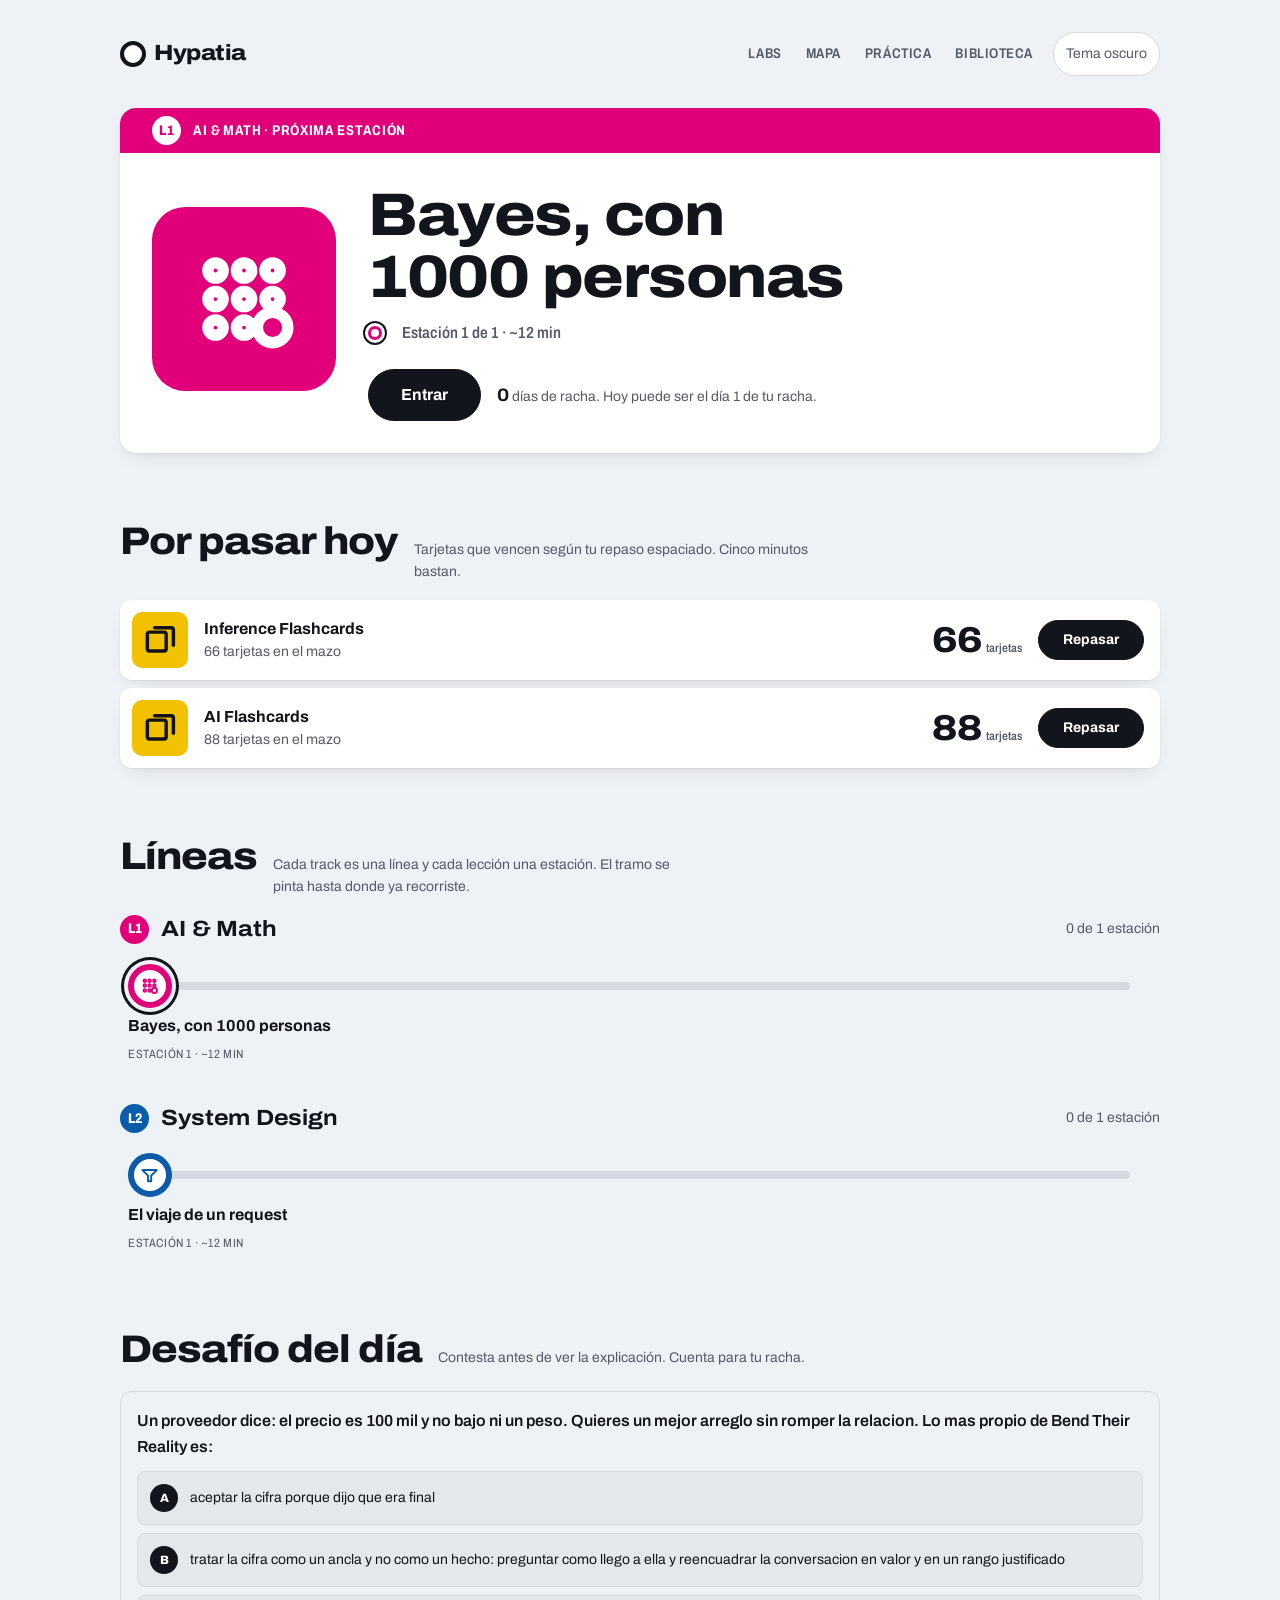
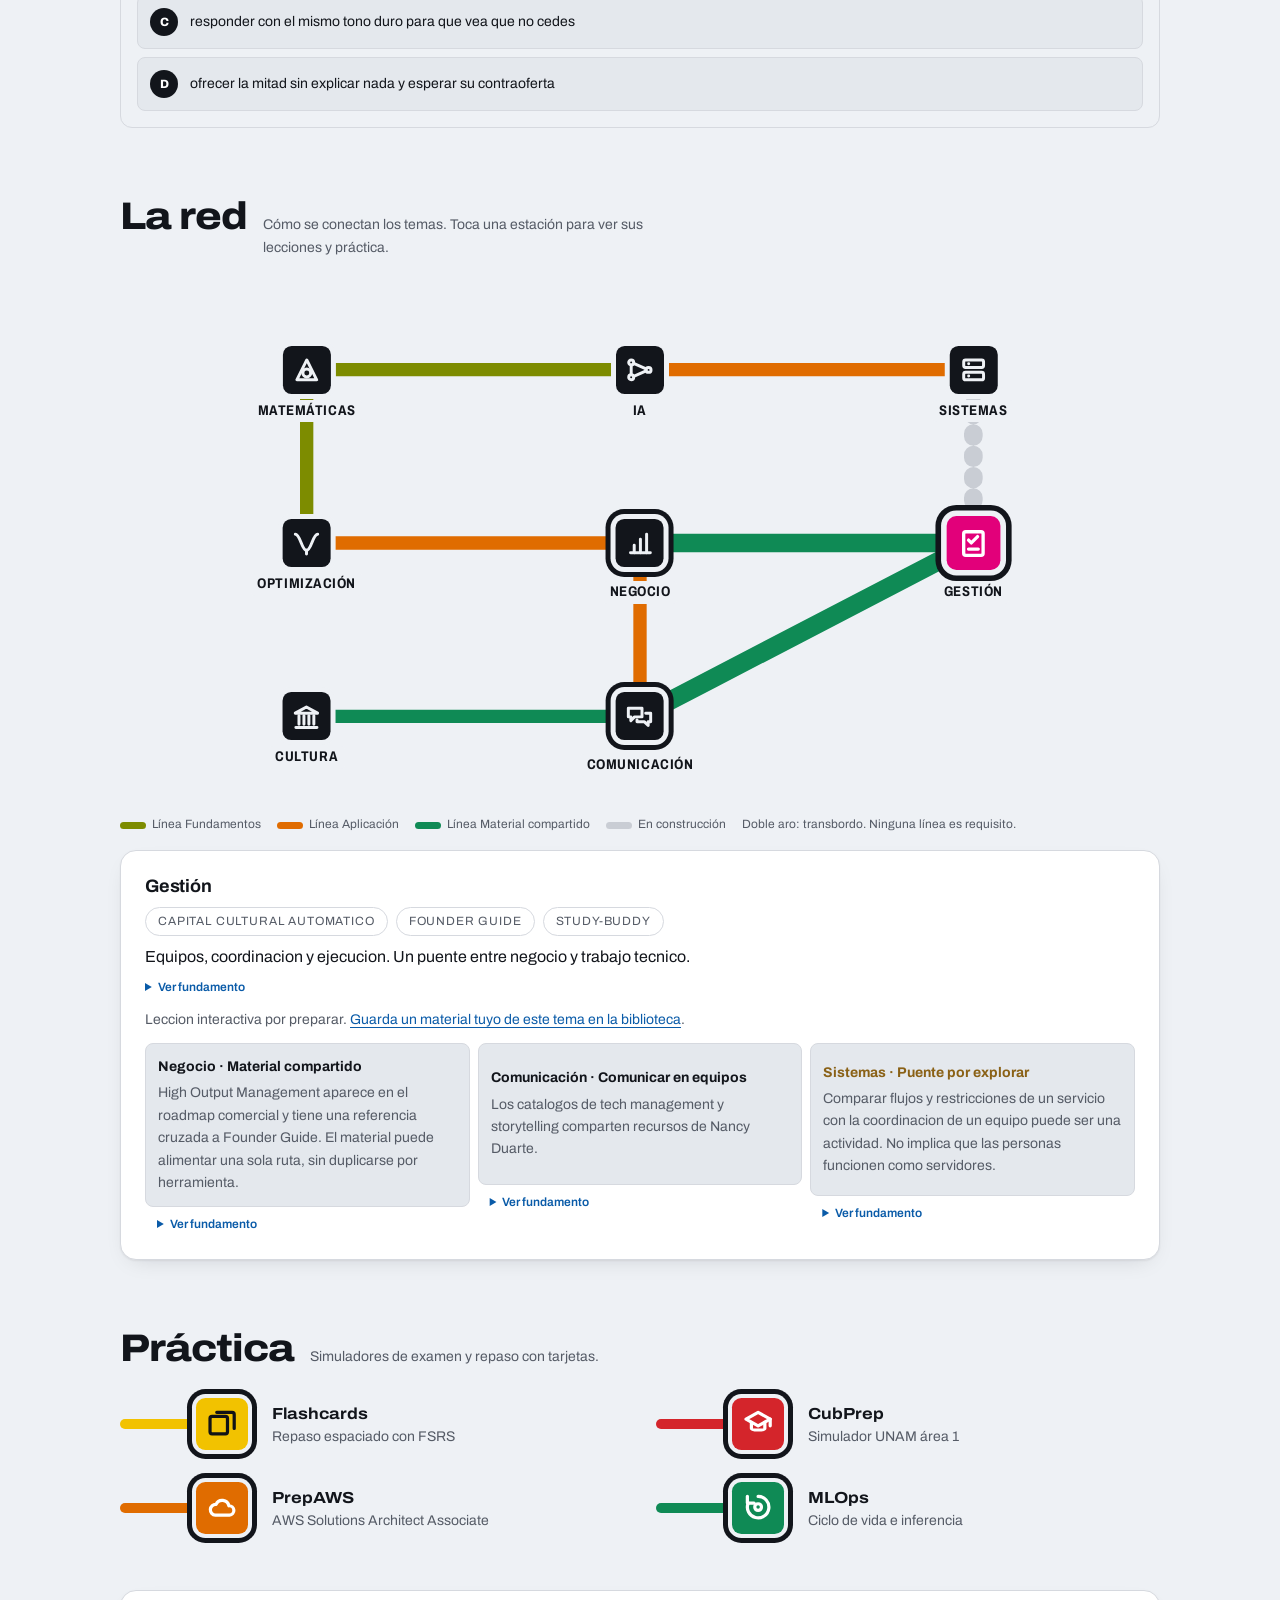
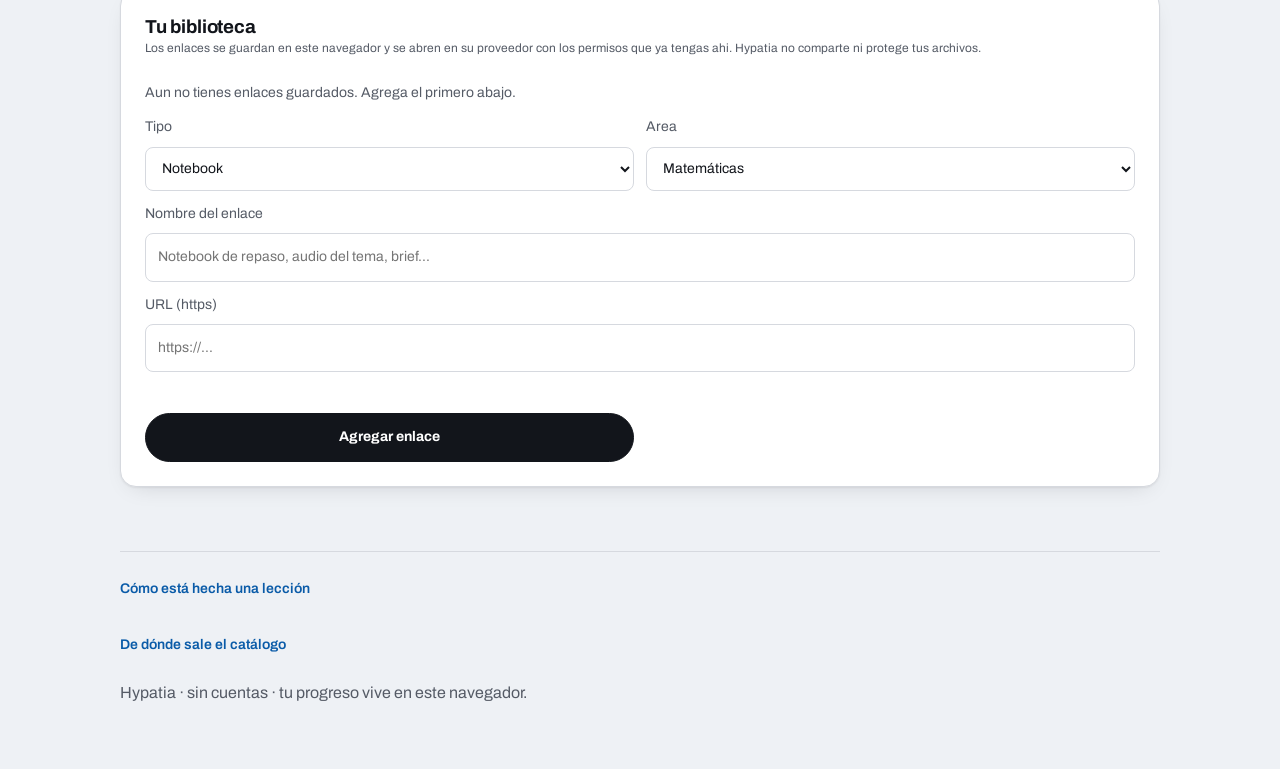
<file: index.html>
<!doctype html>
<html lang="es">
<head>
<meta charset="utf-8">
<meta name="viewport" content="width=device-width, initial-scale=1">
<title>Hypatia · estudio de aprendizaje</title>
<meta name="description" content="Estudio de aprendizaje estatico: lecciones interactivas, practica por formato y un mapa de temas conectados.">
<link rel="icon" href="./favicon.ico" sizes="any">
<link rel="icon" href="./favicon.svg" type="image/svg+xml">
<link rel="apple-touch-icon" href="./apple-touch-icon.png">
<link rel="stylesheet" href="shared/studio.css">
<script>
  (function(){try{var v=localStorage.getItem("hypatia.theme.v1");
  document.documentElement.dataset.theme=(v==="dark"||v==="light")?v:
  (matchMedia("(prefers-color-scheme: dark)").matches?"dark":"light");}catch(e){}})();
</script>
<script defer src="/positronica-analytics.js"></script>
</head>
<body>
<a class="skip-link" href="#contenido">Saltar al contenido</a>
<div class="wrap wide">
  <header class="topbar">
    <a class="brand" href="index.html">Hypatia</a>
    <nav aria-label="Principal">
      <a href="Labs/index.html">Labs</a>
      <a href="#mapa">Mapa</a>
      <a href="#practica">Práctica</a>
      <a href="#biblioteca">Biblioteca</a>
    </nav>
    <button class="theme-toggle" type="button" data-theme-toggle>Tema</button>
  </header>

  <div class="store-warning" data-store-warning hidden></div>

  <main id="contenido">
    <section class="hoy" id="hoy" aria-labelledby="hoy-h">
      <p class="hoy-band" id="hoy-band">Próxima estación</p>
      <span class="picto-box" id="hoy-picto"></span>
      <div>
        <h1 id="hoy-h">Empieza aquí</h1>
        <p class="where" id="hoy-where">Lecciones cortas con una figura que puedes mover.</p>
        <div class="go">
          <a class="btn primary" id="hoy-go" href="Labs/index.html">Ver las lecciones</a>
          <p class="racha-line" id="racha" hidden><b id="racha-n">0</b> <span id="racha-lab">días de racha</span>. <span id="racha-copy"></span></p>
        </div>
      </div>
    </section>

    <section id="repaso" aria-labelledby="repaso-h">
      <div class="red-h">
        <h2 id="repaso-h">Por pasar hoy</h2>
        <p>Tarjetas que vencen según tu repaso espaciado. Cinco minutos bastan.</p>
      </div>
      <ul class="anden" id="anden"></ul>
    </section>

    <section id="lecciones" aria-labelledby="lec-h">
      <div class="red-h">
        <h2 id="lec-h">Líneas</h2>
        <p>Cada track es una línea y cada lección una estación. El tramo se pinta hasta donde ya recorriste.</p>
      </div>
      <div class="lineas" id="lineas"></div>
      <noscript>
        <ul>
          <li><a href="Labs/ai-math/01-bayes/index.html">Bayes, con 1000 personas</a></li>
          <li><a href="Labs/system-design/01-bottleneck/index.html">El viaje de un request</a></li>
        </ul>
      </noscript>
    </section>

    <section id="desafio" aria-labelledby="desafio-h" hidden>
      <div class="red-h">
        <h2 id="desafio-h">Desafío del día</h2>
        <p>Contesta antes de ver la explicación. Cuenta para tu racha.</p>
      </div>
      <div id="desafio-box" hidden></div>
    </section>

    <section id="mapa" aria-labelledby="mapa-h">
      <div class="red-h">
        <h2 id="mapa-h">La red</h2>
        <p>Cómo se conectan los temas. Toca una estación para ver sus lecciones y práctica.</p>
      </div>
      <div id="map-root"></div>
      <noscript><p>El mapa necesita JavaScript.</p></noscript>
    </section>

    <section id="practica" aria-labelledby="pra-h">
      <div class="red-h">
        <h2 id="pra-h">Práctica</h2>
        <p>Simuladores de examen y repaso con tarjetas.</p>
      </div>
      <div class="terminales">
        <a class="terminal" href="Flashcards/index.html" data-picto="flashcards" data-line="l5"><b>Flashcards</b><span>Repaso espaciado con FSRS</span></a>
        <a class="terminal" href="CubPrep/index.html" data-picto="cubprep" data-line="l6"><b>CubPrep</b><span>Simulador UNAM área 1</span></a>
        <a class="terminal" href="SAA-C03/index.html" data-picto="prepaws" data-line="l7"><b>PrepAWS</b><span>AWS Solutions Architect Associate</span></a>
        <a class="terminal" href="MLOps/index.html" data-picto="mlops" data-line="l8"><b>MLOps</b><span>Ciclo de vida e inferencia</span></a>
      </div>
    </section>

    <section id="biblioteca" class="panel spaced"></section>
  </main>

  <footer class="site">
    <details>
      <summary>Cómo está hecha una lección</summary>
      <p>Una idea, una predicción antes de explorar, una figura que se mueve, el modelo con sus límites, una aplicación y preguntas con reintento libre. Completar una lección es haberla recorrido, no dominarla.</p>
    </details>
    <details>
      <summary>De dónde sale el catálogo</summary>
      <div class="module-list" id="fuentes-list"></div>
    </details>
    <p>Hypatia · sin cuentas · tu progreso vive en este navegador.</p>
  </footer>
</div>

<script src="shared/theme.js"></script>
<script src="shared/learning-state.js"></script>
<script src="shared/pictograms.js"></script>
<script src="shared/due.js"></script>
<script src="shared/lines.js"></script>
<script src="Flashcards/decks/mlops.js"></script>
<script src="Flashcards/decks/fde.js"></script>
<script src="shared/resources.js"></script>
<script src="shared/challenge.js"></script>
<script src="Labs/tracks.js"></script>
<script src="Labs/books.js"></script>
<script src="Labs/bank.js"></script>
<script src="Labs/knowledge-map.js"></script>
<script src="shared/map.js"></script>
<script>
"use strict";
StudioTheme.init();
LearningState.mountWarning(document.querySelector("[data-store-warning]"));

const lessons = [];
for (const t of LABS_TRACKS) for (const l of t.lessons) {
  lessons.push({ t, l, href: `Labs/${t.id}/${l.slug}/index.html`, rec: LearningState.getLesson(t.id, l.slug) });
}

const box = (id, line, size) => {
  const el = document.createElement("span");
  el.className = "picto-box" + (line === "l5" ? " l5" : "");
  el.style.setProperty("--line-c", `var(--${line})`);
  if (size) el.style.setProperty("--pb", size);
  el.appendChild(picto(id));
  return el;
};

/* Hoy: la proxima estacion sin recorrer; si todas estan, repasar la primera. */
(function hoy() {
  if (!lessons.length) return;
  const pending = lessons.find(x => !x.rec.completed);
  const x = pending || lessons[0];
  const band = document.getElementById("hoy");
  band.style.setProperty("--line-c", `var(--${x.t.color})`);
  const slot = document.getElementById("hoy-picto");
  slot.replaceWith(Object.assign(box(`${x.t.id}/${x.l.slug}`, x.t.color), { id: "hoy-picto" }));
  document.getElementById("hoy-h").textContent = x.l.title;
  const n = x.t.lessons.indexOf(x.l) + 1;
  const bandEl = document.getElementById("hoy-band");
  bandEl.textContent = "";
  const badge = document.createElement("span");
  badge.className = "line-badge";
  badge.textContent = `L${x.t.line}`;
  const state = !pending ? "Todo recorrido" : x.rec.started ? "En curso" : "Próxima estación";
  bandEl.append(badge, `${x.t.name} · ${state}`);
  const whereEl = document.getElementById("hoy-where");
  whereEl.textContent = "";
  const mini = document.createElement("ol");
  mini.className = "mini-linea";
  mini.setAttribute("aria-hidden", "true");
  for (const l of x.t.lessons) {
    const d = document.createElement("li");
    if (LearningState.getLesson(x.t.id, l.slug).completed) d.className = "done";
    if (l === x.l) d.className += " aqui";
    mini.appendChild(d);
  }
  whereEl.append(mini, `Estación ${n} de ${x.t.lessons.length} · ~${x.l.mins} min${!pending ? " · repasa a tu ritmo" : ""}`);
  const go = document.getElementById("hoy-go");
  go.href = x.href;
  go.textContent = !pending ? "Repasar" : x.rec.started ? "Retomar" : "Entrar";
})();

/* Racha por dias, con un dia de gracia. */
function paintStreak() {
  const st = LearningState.streak();
  document.getElementById("racha-n").textContent = st.days;
  document.getElementById("racha-lab").textContent = st.days === 1 ? "día de racha" : "días de racha";
  document.getElementById("racha-copy").textContent = LearningState.streakText(st);
  document.getElementById("racha").hidden = false;
}
paintStreak();

/* Por pasar hoy: mazos con tarjetas vencidas. */
(function anden() {
  const ul = document.getElementById("anden");
  const rows = StudioDue.byDeck(window.FLASHCARD_DECKS, StudioDue.load());
  for (const r of rows) {
    const li = document.createElement("li");
    if (!r.due) li.className = "done";
    const a = document.createElement("a");
    a.href = "Flashcards/index.html";
    const t = document.createElement("span");
    t.className = "t";
    t.textContent = r.title;
    const sm = document.createElement("small");
    sm.textContent = r.due ? `${r.total} tarjetas en el mazo` : "Al día. Vuelve mañana.";
    t.appendChild(sm);
    const num = document.createElement("span");
    num.className = "n";
    num.textContent = r.due;
    const u = document.createElement("small");
    u.textContent = r.due === 1 ? "tarjeta" : "tarjetas";
    num.appendChild(u);
    const go = document.createElement("span");
    go.className = "btn primary";
    go.textContent = r.due ? "Repasar" : "Ver";
    a.append(box("flashcards", "l5", "56px"), t, num, go);
    li.appendChild(a);
    ul.appendChild(li);
  }
  if (!rows.length) {
    const p = document.createElement("li");
    p.className = "anden-empty";
    p.textContent = "No hay mazos cargados.";
    ul.appendChild(p);
  }
})();

const desafioBox = document.getElementById("desafio-box");
StudioChallenge.mount(desafioBox, {
  lessons: lessons.map(x => ({ href: x.href, title: x.l.title })),
  bank: QUESTION_BANK,
  books: BOOKS,
  today: LearningState.today(),
  onAnswer() { LearningState.checkIn(); paintStreak(); },
}).then(() => { document.getElementById("desafio").hidden = desafioBox.hidden; });

StudioLines.mount(document.getElementById("lineas"), { tracks: LABS_TRACKS, root: "Labs/" });

/* Terminales de practica con su pictograma. */
for (const a of document.querySelectorAll(".terminal[data-picto]")) {
  a.style.setProperty("--line-c", `var(--${a.dataset.line})`);
  a.prepend(box(a.dataset.picto, a.dataset.line));
}

StudioMap.mount(document.getElementById("map-root"), {
  data: KNOWLEDGE_MAP,
  tracks: LABS_TRACKS,
  root: "",
  homeHref: "index.html",
  requested: new URLSearchParams(location.search).get("topic"),
  updateUrl: true,
});

/* Colecciones de origen, al pie. */
(function fuentes() {
  const box = document.getElementById("fuentes-list");
  for (const s of SOURCE_COLLECTIONS) {
    const row = document.createElement("div");
    row.className = "source-row";
    const top = document.createElement("div");
    top.className = "top";
    const b = document.createElement("b");
    b.textContent = s.name;
    const chip = document.createElement("span");
    const prep = s.status === "esquema-en-revision";
    chip.className = "chip" + (prep ? " pending" : "");
    chip.textContent = prep ? "en preparación" : "activa";
    top.append(b, chip);
    const p = document.createElement("p");
    p.textContent = s.note;
    row.append(top, p);
    box.appendChild(row);
  }
})();

StudioResources.mount(document.getElementById("biblioteca"), { title: "Tu biblioteca" });
</script>
</body>
</html>
</file>
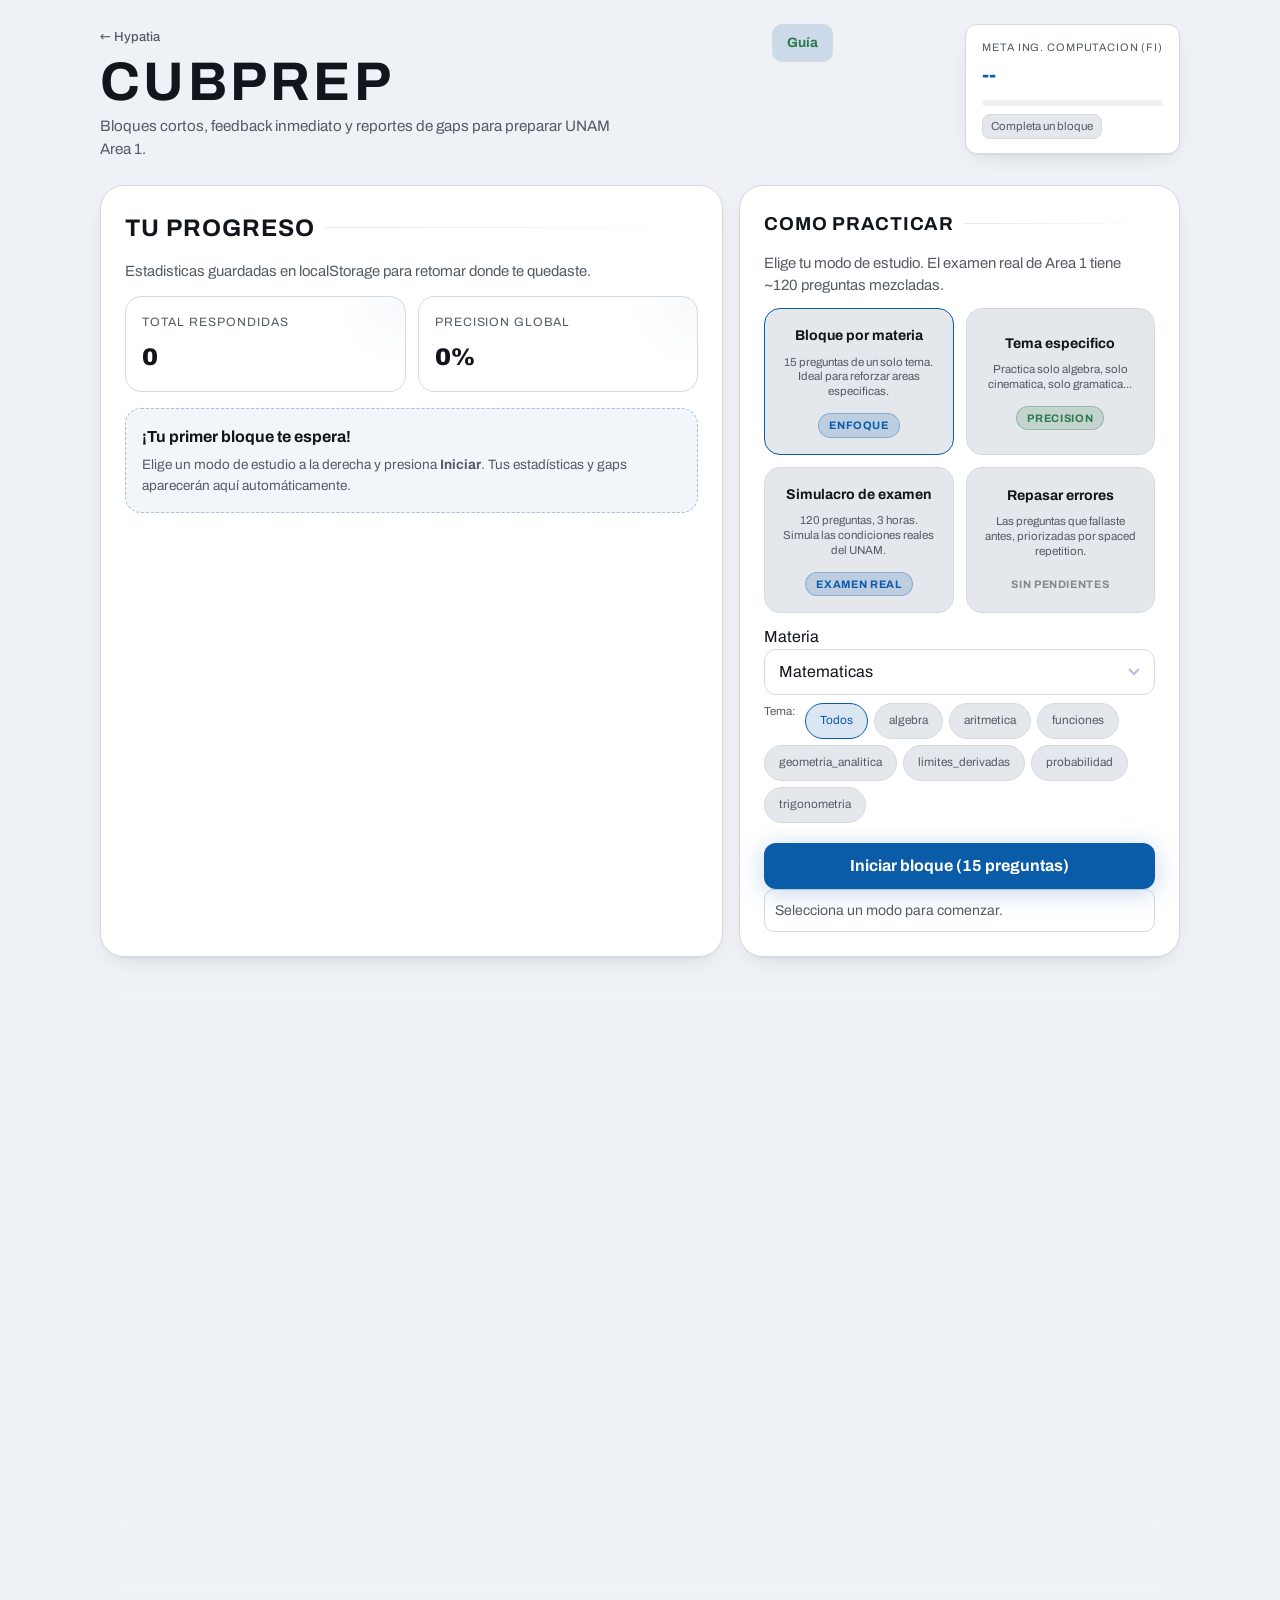
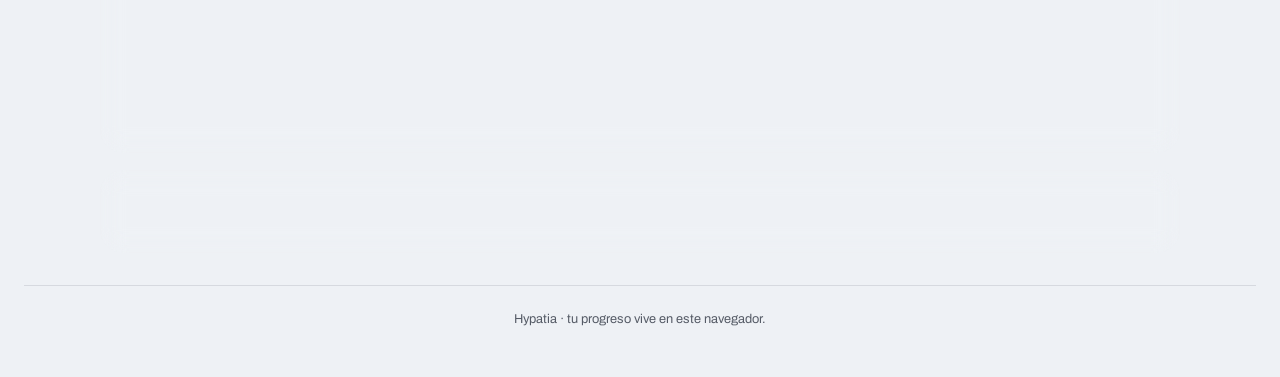
<file: CubPrep/index.html>
<!doctype html>
<html lang="es">
<head>
  <meta charset="UTF-8">
  <meta name="viewport" content="width=device-width, initial-scale=1.0">
  <title>CubPrep | UNAM Area 1</title>
  <link rel="icon" href="../favicon.ico" sizes="any">
  <link rel="icon" href="../favicon.svg" type="image/svg+xml">
  <link rel="apple-touch-icon" href="../apple-touch-icon.png">
  <link rel="stylesheet" href="../shared/engine.css">
  <script>
    (function(){try{var v=localStorage.getItem("hypatia.theme.v1");
    document.documentElement.dataset.theme=(v==="dark"||v==="light")?v:
    (matchMedia("(prefers-color-scheme: dark)").matches?"dark":"light");}catch(e){}})();
  </script>
<script defer src="/positronica-analytics.js"></script>
</head>
<body>
  <div class="app-shell">
    <header class="topbar">
      <div class="brand">
        <a href="../index.html" class="back-home-link">← Hypatia</a>
        <h1><a href="../index.html">CubPrep</a></h1>
        <p>Bloques cortos, feedback inmediato y reportes de gaps para preparar UNAM Area 1.</p>
      </div>
      <a href="study-guide.html" class="study-guide-link" title="Guía de Estudio con Videos" target="_blank">Guía</a>
      <div class="target-chip">
        <small>Meta Ing. Computacion (FI)</small>
        <strong id="target-score">--</strong>
        <div class="target-bar">
          <div id="target-bar-fill" class="target-bar-fill low"></div>
        </div>
        <div class="chip-row">
          <span id="target-label" class="chip-pill">Completa un bloque</span>
        </div>
      </div>
    </header>

    <main>
      <section id="home-screen" class="screen active">
        <div class="grid">
          <article class="panel summary-panel">
            <h2>Tu progreso</h2>
            <p>Estadisticas guardadas en localStorage para retomar donde te quedaste.</p>
            <div class="stats-grid">
              <div class="stat-card">
                <span>Total respondidas</span>
                <strong id="stat-answered">0</strong>
              </div>
              <div class="stat-card">
                <span>Precision global</span>
                <strong id="stat-accuracy">0%</strong>
              </div>
            </div>
            <div id="onboarding-nudge" class="onboarding-nudge" style="display:none;">
              <h4>¡Tu primer bloque te espera!</h4>
              <p>Elige un modo de estudio a la derecha y presiona <strong>Iniciar</strong>. Tus estadísticas y gaps aparecerán aquí automáticamente.</p>
            </div>

            <div id="trend-section" style="margin-top:14px;display:none;">
              <small style="color:var(--muted);text-transform:uppercase;letter-spacing:0.08em;font-size:0.7rem;">Tendencia (ultimos 5 bloques)</small>
              <div id="trend-bars" style="display:flex;gap:4px;align-items:flex-end;height:32px;margin-top:6px;"></div>
              <div id="trend-values" style="display:flex;gap:4px;margin-top:4px;"></div>
            </div>
            <div id="weakness-section" style="margin-top:14px;display:none;">
              <small style="color:var(--muted);text-transform:uppercase;letter-spacing:0.08em;font-size:0.7rem;">Temas debiles</small>
              <ul id="weakness-list" class="list" style="margin-top:6px;"></ul>
            </div>

            <!-- Gap visualization by subject -->
            <div id="gap-section" style="margin-top:16px;display:none;">
              <small style="color:var(--muted);text-transform:uppercase;letter-spacing:0.08em;font-size:0.7rem;">Precision por materia</small>
              <div id="gap-chart" class="gap-chart"></div>
            </div>

            <!-- Study recommendations -->
            <div id="recommendations-section" style="margin-top:16px;display:none;">
              <small style="color:var(--muted);text-transform:uppercase;letter-spacing:0.08em;font-size:0.7rem;">Recomendaciones de estudio</small>
              <div id="recommendations-list"></div>
            </div>

            <div id="mock-section" style="margin-top:14px;display:none;">
              <small style="color:var(--muted);text-transform:uppercase;letter-spacing:0.08em;font-size:0.7rem;">Simulacros de examen (meta: 105)</small>
              <div id="mock-bars" style="display:flex;gap:6px;align-items:flex-end;height:48px;margin-top:6px;position:relative;"></div>
              <div id="mock-values" style="display:flex;gap:6px;margin-top:4px;"></div>
            </div>
          </article>

          <article class="panel start-panel">
            <h3>Como practicar</h3>
            <p>Elige tu modo de estudio. El examen real de Area 1 tiene ~120 preguntas mezcladas.</p>

            <div class="mode-cards">
              <div class="mode-card" data-mode="subject">
                <h4>Bloque por materia</h4>
                <p>15 preguntas de un solo tema. Ideal para reforzar areas especificas.</p>
                <span class="mode-badge blue">Enfoque</span>
              </div>
              <div class="mode-card" data-mode="topic">
                <h4>Tema especifico</h4>
                <p>Practica solo algebra, solo cinematica, solo gramatica...</p>
                <span class="mode-badge green">Precision</span>
              </div>
              <div class="mode-card" data-mode="mock">
                <h4>Simulacro de examen</h4>
                <p>120 preguntas, 3 horas. Simula las condiciones reales del UNAM.</p>
                <span class="mode-badge pink">Examen real</span>
              </div>
              <div class="mode-card" data-mode="review">
                <h4>Repasar errores</h4>
                <p>Las preguntas que fallaste antes, priorizadas por spaced repetition.</p>
                <span class="mode-badge yellow" id="review-count-badge">0 pendientes</span>
              </div>
            </div>

            <!-- Subject selector for mode "subject" -->
            <form id="start-form" style="margin-top:12px;">
              <div id="subject-select-area">
                <label>
                  Materia
                  <select id="start-materia" required></select>
                </label>
                <!-- Topic chips appear here when a subject is selected -->
                <div id="topic-filter-area" class="topic-chips" style="margin-top:8px;"></div>
              </div>

              <button type="submit" class="btn-primary" style="margin-top:10px;">Iniciar bloque (15 preguntas)</button>
            </form>

            <div id="start-status" class="status">Selecciona un modo para comenzar.</div>
          </article>

          <article class="panel subject-panel">
            <h3>Desglose por materia</h3>
            <div id="subject-stats" class="subject-grid"></div>
          </article>

          <article class="panel history-panel">
            <h3>Historial reciente</h3>
            <div id="history-list" class="history-grid"></div>
          </article>

          <article class="panel custom-panel">
            <div style="display:flex;align-items:center;justify-content:space-between;gap:10px;">
              <h3 style="margin:0;">Agregar pregunta personalizada</h3>
              <button id="toggle-custom-form" type="button" class="toggle-btn" aria-expanded="false">+ Agregar</button>
            </div>
            <div id="custom-form-body" style="display:none;margin-top:10px;animation:slide-up-in 320ms var(--ease-out-quart) both;">
            <p>Cada pregunta debe tener explicacion. Se guarda en localStorage y se suma al banco.</p>
            <form id="custom-question-form">
              <div class="form-row">
                <label>
                  Materia
                  <select id="custom-materia" required></select>
                </label>
                <label>
                  Tema
                  <input id="custom-tema" type="text" maxlength="40" required placeholder="ej. algebra">
                </label>
              </div>
              <div class="form-row">
                <label>
                  Dificultad (1-3)
                  <select id="custom-dificultad" required>
                    <option value="1">1 - Facil</option>
                    <option value="2" selected>2 - Media</option>
                    <option value="3">3 - Dificil</option>
                  </select>
                </label>
                <label>
                  Correcta (0-3)
                  <select id="custom-correcta" required>
                    <option value="0">0 (opcion A)</option>
                    <option value="1">1 (opcion B)</option>
                    <option value="2">2 (opcion C)</option>
                    <option value="3">3 (opcion D)</option>
                  </select>
                </label>
              </div>

              <label>
                Pregunta
                <textarea id="custom-pregunta" required placeholder="Escribe una pregunta estilo UNAM"></textarea>
              </label>

              <div class="form-row">
                <label>
                  Opcion A
                  <input id="custom-op-a" type="text" required>
                </label>
                <label>
                  Opcion B
                  <input id="custom-op-b" type="text" required>
                </label>
              </div>
              <div class="form-row">
                <label>
                  Opcion C
                  <input id="custom-op-c" type="text" required>
                </label>
                <label>
                  Opcion D
                  <input id="custom-op-d" type="text" required>
                </label>
              </div>

              <label>
                Explicacion
                <textarea id="custom-explicacion" required placeholder="Por que esa es la opcion correcta"></textarea>
              </label>

              <label>
                Analisis de distractores (opcional, uno por linea, formato: "B|razon")
                <textarea id="custom-distractores" placeholder="B|No aplica porque...&#10;C|Este seria el resultado si...&#10;D|Confunde el concepto con..."></textarea>
              </label>

              <label>
                Tip (opcional)
                <input id="custom-tip" type="text" placeholder="Atajo o pista para recordar">
              </label>

              <button type="submit" class="btn-secondary">Guardar pregunta</button>
            </form>
            <div id="custom-status" class="status">Tus preguntas personalizadas se incluyen en nuevos bloques.</div>
            </div><!-- /custom-form-body -->
          </article>
        </div>
      </section>

      <section id="quiz-screen" class="screen">
        <article class="panel">
          <div style="margin-bottom:12px;">
            <button id="quiz-back-home-btn" class="btn-secondary" style="width:auto;padding:6px 14px;font-size:0.8rem;" type="button">← Home</button>
          </div>
          <div class="quiz-head">
            <div class="meta-line">
              <span id="quiz-progress">Pregunta 1 / 15</span>
              <span id="quiz-materia">Materia</span>
              <div class="timer-container">
                <div class="timer-ring">
                  <svg width="32" height="32">
                    <circle class="timer-ring-bg" cx="16" cy="16" r="13"></circle>
                    <circle id="timer-ring-fill" class="timer-ring-fill" cx="16" cy="16" r="13"
                      stroke-dasharray="81.68"
                      stroke-dashoffset="0"></circle>
                  </svg>
                </div>
                <span class="timer" id="quiz-timer">0s</span>
                <span id="speed-badge" class="speed-badge" style="display:none;"></span>
              </div>
            </div>
            <div id="quiz-progress-label" class="quiz-progress-label">0 / 0</div>
            <div class="progress-track">
              <div id="quiz-progress-fill" class="progress-fill"></div>
            </div>
          </div>

          <article id="question-card" class="quiz-card">
            <div id="question-type-badge" class="question-type-badge" style="display:none;"></div>
            <h2 id="quiz-question">Pregunta</h2>
            <div id="learning-objective" class="learning-objective" style="display:none;">
              <strong>Objetivo de aprendizaje:</strong>
              <span id="learning-objective-text"></span>
            </div>
            <div id="quiz-options" class="options"></div>
            <p id="quiz-tip" class="tip"></p>

            <div id="quiz-feedback" class="feedback">
              <h3 id="feedback-title">Feedback</h3>
              <p id="feedback-message"></p>
              <p id="feedback-explanation"></p>
              <small id="feedback-meta"></small>

              <!-- ADHD-friendly: Extended pedagogical feedback -->
              <div id="explanation-correct-section" class="explanation-section correct-reason" style="display:none;">
                <h4>¿Por qué es correcta?</h4>
                <p id="explanation-correct-text"></p>
              </div>

              <div id="explanation-distractors-section" class="explanation-section distractor-analysis" style="display:none;">
                <h4>Análisis de distractores</h4>
                <ul id="explanation-distractors-list"></ul>
              </div>

              <!-- Video references from NotebookLM -->
              <div id="video-ref-section" class="explanation-section video-references" style="display:none;">
                <h4>Aprende más con videos</h4>
                <div id="video-ref-list"></div>
              </div>

              <!-- Report wrong answer button -->
              <div id="report-answer-section" class="report-answer-bar" style="display:none;">
                <button id="report-answer-btn" class="btn-report">
                  ¿Respuesta incorrecta en el banco?
                </button>
                <small id="report-answer-status" style="display:none;"></small>
              </div>
            </div>
          </article>

          <div class="quiz-actions">
            <small class="kbd-hint">Atajos: 1-4 o A-D para responder, Enter para siguiente.</small>
            <button id="next-question-btn" class="btn-primary" disabled>Siguiente</button>
          </div>
        </article>
      </section>

      <section id="report-screen" class="screen">
        <article class="panel">
          <h2>Reporte del bloque</h2>
          <p id="report-summary">Resumen...</p>

          <div class="report-grid">
            <div class="report-box">
              <small>Precision</small>
              <h3 id="report-accuracy">0%</h3>
            </div>
            <div class="report-box">
              <small>Tiempo promedio</small>
              <h3 id="report-avg-time">0s</h3>
            </div>
          </div>

          <div class="grid">
            <article class="panel" style="grid-column: span 6;">
              <h3>Temas con mayor tiempo</h3>
              <ul id="report-slow-topics" class="list"></ul>
            </article>
            <article class="panel" style="grid-column: span 6;">
              <h3>Temas con mas errores</h3>
              <ul id="report-wrong-topics" class="list"></ul>
            </article>
          </div>

          <div id="topic-breakdown-section" style="display:none;margin-top:16px;">
            <small style="color:var(--muted);text-transform:uppercase;letter-spacing:0.08em;font-size:0.7rem;">Por tema — peor a mejor</small>
            <ul id="topic-breakdown-list" class="list" style="margin-top:8px;"></ul>
          </div>

          <div id="report-share"></div>
          <div class="quiz-actions">
            <button id="retry-btn" class="btn-secondary">Repetir</button>
            <button id="back-home-btn" class="btn-primary">Volver al home</button>
          </div>
        </article>
      </section>
    </main>
  </div>

  <div id="toast" class="toast" role="status" aria-live="polite"></div>

  <!-- Questions loader - loads split files by materia -->
  <script src="./questions_by_materia/matematicas.js"></script>
  <script src="./questions_by_materia/fisica.js"></script>
  <script src="./questions_by_materia/quimica.js"></script>
  <script src="./questions_by_materia/espanol.js"></script>
  <script src="./questions_by_materia/biologia.js"></script>
  <script src="./questions_by_materia/literatura.js"></script>
  <script src="./questions_by_materia/geografia.js"></script>
  <script src="./questions_by_materia/historia_mx.js"></script>
  <script src="./questions_by_materia/historia_uni.js"></script>
  <script src="./questions_by_materia/filosofia.js"></script>
  <script src="./questions_by_materia/general.js"></script>
  <script src="./questions_by_materia/loader.js"></script>
  <script src="./enhanced_explanations.js"></script>
  <script src="./video_refs.js"></script>
  <script src="./module.js"></script>
  <script src="../shared/question-quality.js"></script>
  <script src="../shared/shuffle-options.js"></script>
  <script src="../shared/share-score.js"></script>
  <script src="../shared/engine.js"></script>

  <footer style="text-align:center;padding:24px 16px;color:var(--muted);font-size:0.8rem;border-top:1px solid var(--border);margin-top:32px;">
    Hypatia · tu progreso vive en este navegador.
  </footer>
</body>
</html>
</file>
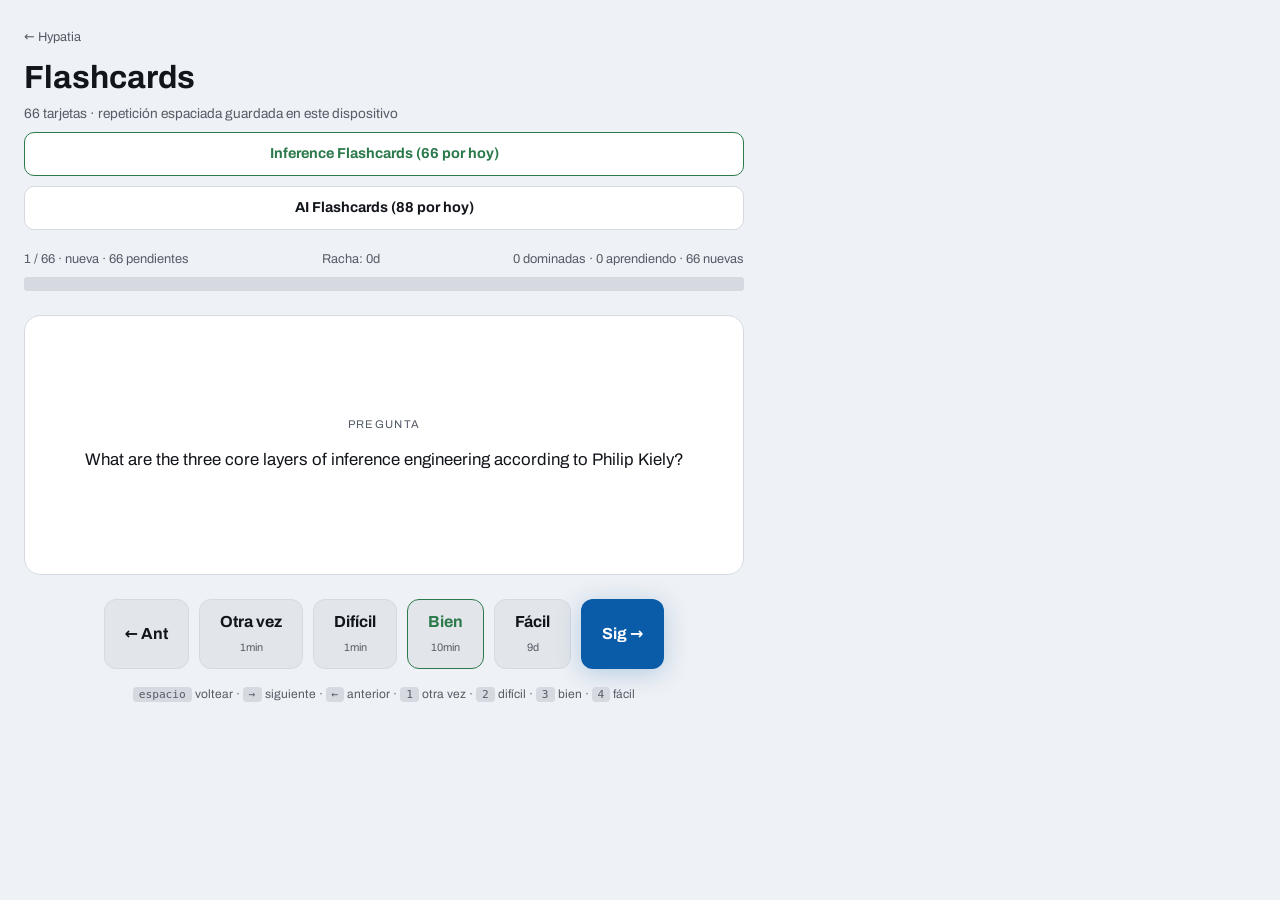
<file: Flashcards/index.html>
<!DOCTYPE html>
<html lang="es">
<head>
  <meta charset="UTF-8">
  <meta name="viewport" content="width=device-width, initial-scale=1.0">
  <title>Flashcards | Hypatia</title>
  <link rel="icon" href="../favicon.ico" sizes="any">
  <link rel="icon" href="../favicon.svg" type="image/svg+xml">
  <link rel="apple-touch-icon" href="../apple-touch-icon.png">
  <link rel="stylesheet" href="../shared/engine.css">
  <script>
    (function(){try{var v=localStorage.getItem("hypatia.theme.v1");
    document.documentElement.dataset.theme=(v==="dark"||v==="light")?v:
    (matchMedia("(prefers-color-scheme: dark)").matches?"dark":"light");}catch(e){}})();
  </script>
  <style>
    .deck-bar { display: flex; gap: 10px; flex-wrap: wrap; margin-bottom: 20px; }
    .deck-btn {
      padding: 10px 18px; border-radius: 10px; border: 1px solid var(--line);
      background: var(--panel); color: var(--ink); cursor: pointer;
      font-size: 0.9rem; transition: border-color .15s;
    }
    .deck-btn.active { border-color: var(--ok); color: var(--ok); }
    .card-stage { perspective: 1200px; margin: 24px 0; }
    .flashcard {
      position: relative; width: 100%; min-height: 260px; cursor: pointer;
      transform-style: preserve-3d; transition: transform .45s cubic-bezier(.2,.7,.3,1);
    }
    .flashcard.flipped { transform: rotateY(180deg); }
    .card-face {
      position: absolute; inset: 0; backface-visibility: hidden; -webkit-backface-visibility: hidden;
      display: flex; flex-direction: column; align-items: center; justify-content: center;
      padding: 32px; border-radius: 16px; border: 1px solid var(--line);
      background: var(--panel); text-align: center;
    }
    .card-face.back { transform: rotateY(180deg); border-color: var(--ok); }
    .card-face .face-label { font-size: .7rem; text-transform: uppercase; letter-spacing: .12em;
      color: var(--muted); margin-bottom: 14px; }
    .card-face .face-text { font-size: 1.05rem; line-height: 1.55; }
    .card-nav { display: flex; gap: 10px; justify-content: center; flex-wrap: wrap; }
    .card-nav .btn-secondary, .card-nav .btn-primary { width: auto; padding: 10px 20px; }
    .card-nav small { font-size: .68rem; color: var(--muted); font-weight: 400; }
    .btn-know { border-color: var(--ok) !important; color: var(--ok) !important; }
    .progress-line { display: flex; justify-content: space-between; gap: 12px; font-size: .8rem;
      color: var(--muted); margin-bottom: 8px; }
    .progress-track { height: 6px; border-radius: 3px; background: var(--line); overflow: hidden; }
    .progress-fill { height: 100%; background: var(--ok); transition: width .3s; }
    .hint { text-align: center; font-size: .75rem; color: var(--muted); margin-top: 16px; }
    kbd { background: var(--line); border-radius: 4px; padding: 1px 6px; font-size: .7rem; }
    .summary-panel {
      margin: 24px 0; padding: 32px; border-radius: 16px; text-align: center;
      border: 1px solid var(--line); background: var(--panel);
    }
    .summary-panel h2 { font-size: 1.05rem; margin-bottom: 14px; }
    .summary-panel .sum-row { font-size: .88rem; color: var(--muted); margin: 6px 0; }
    .summary-panel .sum-row b { color: var(--ink); }
    .summary-panel .btn-primary { width: auto; padding: 10px 22px; margin-top: 14px; }
  </style>
<script defer src="/positronica-analytics.js"></script>
</head>
<body>
  <main class="container" style="max-width: 720px;">
    <header style="margin-bottom: 8px;">
      <a href="../" style="font-size:.8rem;color:var(--muted);text-decoration:none;">← Hypatia</a>
      <h1 style="margin:6px 0 2px;">Flashcards</h1>
      <p id="deck-meta" style="color:var(--muted);font-size:.85rem;margin:0;"></p>
    </header>

    <div id="deck-bar" class="deck-bar"></div>

    <div class="progress-line">
      <span id="pos-label">—</span>
      <span id="study-days"></span>
      <span id="known-label"></span>
    </div>
    <div class="progress-track"><div id="progress-fill" class="progress-fill" style="width:0%"></div></div>

    <div class="card-stage">
      <div id="card" class="flashcard" role="button" tabindex="0" aria-label="Voltear tarjeta">
        <div class="card-face front">
          <span class="face-label">Pregunta</span>
          <p id="front-text" class="face-text"></p>
        </div>
        <div class="card-face back">
          <span class="face-label">Respuesta</span>
          <p id="back-text" class="face-text"></p>
        </div>
      </div>
    </div>

    <div id="summary" class="summary-panel" hidden></div>

    <div class="card-nav">
      <button id="btn-prev" class="btn-secondary" type="button">← Ant</button>
      <button id="btn-again" class="btn-secondary" type="button">Otra vez</button>
      <button id="btn-hard" class="btn-secondary" type="button">Difícil</button>
      <button id="btn-good" class="btn-secondary btn-know" type="button">Bien</button>
      <button id="btn-easy" class="btn-secondary" type="button">Fácil</button>
      <button id="btn-next" class="btn-primary" type="button">Sig →</button>
    </div>

    <p class="hint"><kbd>espacio</kbd> voltear · <kbd>→</kbd> siguiente · <kbd>←</kbd> anterior · <kbd>1</kbd> otra vez · <kbd>2</kbd> difícil · <kbd>3</kbd> bien · <kbd>4</kbd> fácil</p>
  </main>

  <script src="./fsrs.js"></script>
  <script src="./decks/mlops.js"></script>
  <script src="./decks/fde.js"></script>
  <script>
    // FSRS-6: cada carta guarda s (estabilidad, días), d (dificultad 1-10),
    // due (timestamp ms), state new|learning|review|relearning y step.
    // Cola de sesión (spec §5): vencidas por due → learning vencido → nuevas →
    // futuras. La sesión no termina mientras queden items con due <= ahora.
    const V1_KEY = 'hypatia-flashcards.srs.v1';
    const STORE_KEY = 'hypatia-flashcards.srs.v2';
    const GAME_KEY = 'hypatia-flashcards.game.v1';
    const DAY = FSRS.DAY_MS;
    const decks = window.FLASHCARD_DECKS || {};

    const loadJSON = (k, fb) => { try { return JSON.parse(localStorage.getItem(k)) ?? fb; } catch { return fb; } };
    const save = (k, v) => localStorage.setItem(k, JSON.stringify(v));

    const v1 = loadJSON(V1_KEY, {});
    let store = loadJSON(STORE_KEY, null);
    if (!store || typeof store !== 'object' || !store.decks || typeof store.decks !== 'object') {
      store = { version: 2, params: {}, decks: {} };
    }
    const params = FSRS.sanitizeParams(store.params);

    let game = loadJSON(GAME_KEY, {});
    game = {
      xp: Number.isFinite(game.xp) ? game.xp : 0,
      combo: Number.isFinite(game.combo) ? game.combo : 0,
      streak: game.streak && Number.isFinite(game.streak.count) ? game.streak : { count: 0, lastActiveDay: null },
      params: FSRS.sanitizeGameParams(game.params),
    };

    let order = [], pos = 0;
    let deckId = localStorage.getItem(V1_KEY + '.last') || Object.keys(decks)[0];
    let initialWork = new Set();   // índices con trabajo pendiente al abrir la sesión
    let doneSet = new Set();       // cartas de initialWork ya resueltas
    let learnBack = {};            // idx -> due: en learning/relearning esperando paso
    let learnCount = {};           // idx -> re-encolados esta sesión (cap §10)
    let session = null;
    let summaryVisible = false;

    const deckState = () => store.decks[deckId] || (store.decks[deckId] = {});
    const cardState = (i) => deckState()[i] || null;
    // Estado efectivo para los contadores del deck-bar: si el deck aún no se
    // migró a v2, deriva de v1 al vuelo sin escribir nada.
    const effectiveState = (id, i) => {
      const vd = store.decks[id];
      if (vd) return vd[i] || null;
      return FSRS.migrateV1((v1[id] || {})[i], params);
    };

    const fmtDelay = (ms) => {
      const min = ms / 6e4;
      if (min < 60) return `${Math.max(1, Math.round(min))}min`;
      const h = ms / 36e5;
      if (h < 24) return `${Math.round(h)}h`;
      const d = ms / DAY;
      if (d < 30) return `${Math.max(1, Math.round(d))}d`;
      return `${(d / 30).toFixed(1)}m`;
    };

    // Migración lazy v1→v2 (§6.2): escribe v2 y deja v1 intacto; si el deck ya
    // tiene datos en v2, v1 se ignora.
    function migrateDeck(id) {
      if (store.decks[id]) return;
      const deck = {};
      Object.entries(v1[id] || {}).forEach(([idx, r]) => {
        const c = FSRS.migrateV1(r, params);
        if (c) deck[idx] = c;
      });
      store.decks[id] = deck;
      save(STORE_KEY, store);
    }

    // Un item está pendiente si su paso de aprendizaje ya maduró, o si entró
    // a la sesión con trabajo y aún no se resuelve.
    const isPending = (i) => {
      if (learnBack[i] != null) return learnBack[i] <= Date.now();
      return initialWork.has(i) && !doneSet.has(i);
    };
    const pendingCount = () => order.reduce((n, i) => n + (isPending(i) ? 1 : 0), 0);
    const nextPending = (from) => {
      for (let k = 1; k <= order.length; k++) {
        const j = (from + k) % order.length;
        if (isPending(order[j])) return j;
      }
      return from;
    };

    function buildSession() {
      const now = Date.now();
      const cards = decks[deckId].cards;
      order = FSRS.buildQueue(cards.map((_, i) => cardState(i)), now);
      initialWork = new Set(); doneSet = new Set(); learnBack = {}; learnCount = {};
      cards.forEach((_, i) => {
        const s = cardState(i);
        if (!s || s.state === 'new' || s.due <= now) initialWork.add(i);
        else if (s.state === 'learning' || s.state === 'relearning') learnBack[i] = s.due;
      });
      session = { grades: { 1: 0, 2: 0, 3: 0, 4: 0 }, total: 0, graduated: 0, lapses: 0 };
      summaryVisible = false;
      pos = 0;
    }

    function grade(g) { // 0 otra vez, 1 difícil, 2 bien, 3 fácil → grado FSRS g+1
      if (!order.length) return;
      if (summaryVisible) { dismissSummary(); return; }
      const i = order[pos];
      const now = Date.now();
      const res = FSRS.grade(cardState(i), g + 1, now, params);
      const c = res.card;

      const inSteps = c.state === 'learning' || c.state === 'relearning';
      if (inSteps) {
        learnCount[i] = (learnCount[i] || 0) + 1;
        if (learnCount[i] > params.learnCap) c.due = now + DAY; // cap anti-sesión infinita (§10)
      }
      deckState()[i] = c;
      if (inSteps) { learnBack[i] = c.due; doneSet.delete(i); }
      else { delete learnBack[i]; doneSet.add(i); }

      session.grades[g + 1]++;
      session.total++;
      if (res.lapsed) session.lapses++;
      if (res.graduated) session.graduated++;

      FSRS.applyGame(game, g + 1, now);

      save(STORE_KEY, store);
      save(GAME_KEY, game);
      advance();
    }

    function advance() {
      // La sesión termina solo cuando no queda nada con due <= ahora (REQ-1).
      if (pendingCount() === 0) { summaryVisible = true; render(); return; }
      pos = nextPending(pos);
      render();
    }

    function next() {
      if (!order.length) return;
      if (summaryVisible) { dismissSummary(); return; }
      pos = pendingCount() > 0 ? nextPending(pos) : (pos + 1) % order.length;
      render();
    }

    function prev() {
      if (!order.length) return;
      if (summaryVisible) { dismissSummary(); return; }
      pos = (pos - 1 + order.length) % order.length;
      render();
    }

    function dismissSummary() {
      summaryVisible = false;
      if (pendingCount() > 0) pos = nextPending(pos);
      render();
    }

    const flip = () => {
      if (!summaryVisible) document.getElementById('card').classList.toggle('flipped');
    };

    function buildDeckBar() {
      const bar = document.getElementById('deck-bar');
      bar.innerHTML = '';
      const now = Date.now();
      Object.entries(decks).forEach(([id, d]) => {
        const dueCount = d.cards.filter((_, i) => {
          const s = effectiveState(id, i);
          return !s || s.state === 'new' || s.due <= now
            || s.state === 'learning' || s.state === 'relearning';
        }).length;
        const b = document.createElement('button');
        b.className = 'deck-btn' + (id === deckId ? ' active' : '');
        b.textContent = `${d.title || id} (${dueCount} por hoy)`;
        b.onclick = () => { deckId = id; localStorage.setItem(V1_KEY + '.last', id); start(); };
        bar.appendChild(b);
      });
    }

    function start() {
      migrateDeck(deckId);
      const ds = deckState();
      Object.keys(ds).forEach((k) => {
        const c = FSRS.sanitizeCard(ds[k]);
        if (c) ds[k] = c; else delete ds[k];
      });
      buildSession();
      buildDeckBar();
      const d = decks[deckId];
      document.getElementById('deck-meta').textContent =
        `${d.cards.length} tarjetas · repetición espaciada guardada en este dispositivo`;
      render();
    }

    function render() {
      document.getElementById('summary').hidden = !summaryVisible;
      document.querySelector('.card-stage').style.display = summaryVisible ? 'none' : '';
      document.querySelector('.card-nav').style.display = summaryVisible ? 'none' : '';
      document.querySelector('.hint').style.display = summaryVisible ? 'none' : '';
      if (summaryVisible) { renderSummary(); return; }
      if (!order.length) { document.getElementById('pos-label').textContent = '—'; return; }

      const d = decks[deckId];
      const i = order[pos];
      const card = d.cards[i];
      document.getElementById('card').classList.remove('flipped');
      document.getElementById('front-text').textContent = card.front;
      document.getElementById('back-text').textContent = card.back;

      const s = cardState(i);
      const now = Date.now();
      const stateName = { learning: 'aprendizaje', relearning: 'reaprendizaje', review: 'repaso' };
      const status = (!s || s.state === 'new') ? 'nueva'
        : `${stateName[s.state]} · ${s.due <= now ? 'vencida' : 'vuelve en ' + fmtDelay(s.due - now)}`;
      document.getElementById('pos-label').textContent =
        `${pos + 1} / ${order.length} · ${status} · ${pendingCount()} pendientes`;

      const stats = Object.values(deckState());
      const mastered = stats.filter((x) => x.s >= 21).length; // "dominada" = S ≥ 21d
      document.getElementById('known-label').textContent =
        `${mastered} dominadas · ${stats.length - mastered} aprendiendo · ${d.cards.length - stats.length} nuevas`;
      document.getElementById('progress-fill').style.width = `${(mastered / d.cards.length) * 100}%`;
      document.getElementById('study-days').textContent = `Racha: ${game.streak.count}d`;

      const pv = FSRS.preview(s, now, params);
      document.getElementById('btn-again').innerHTML = `Otra vez<br><small>${fmtDelay(pv.again)}</small>`;
      document.getElementById('btn-hard').innerHTML = `Difícil<br><small>${fmtDelay(pv.hard)}</small>`;
      document.getElementById('btn-good').innerHTML = `Bien<br><small>${fmtDelay(pv.good)}</small>`;
      document.getElementById('btn-easy').innerHTML = `Fácil<br><small>${fmtDelay(pv.easy)}</small>`;
    }

    function renderSummary() {
      const g = session.grades;
      const learnPend = Object.keys(learnBack).filter((i) => learnBack[i] > Date.now()).length;
      document.getElementById('pos-label').textContent = 'sesión completa';
      const el = document.getElementById('summary');
      el.innerHTML =
        `<h2>Sesión completada</h2>` +
        `<p class="sum-row"><b>${session.total}</b> repasos</p>` +
        `<p class="sum-row">Otra vez ${g[1]} · Difícil ${g[2]} · Bien ${g[3]} · Fácil ${g[4]}</p>` +
        `<p class="sum-row">${session.graduated} graduadas a repaso · ${session.lapses} lapses</p>` +
        (learnPend
          ? `<p class="sum-row">${learnPend} tarjetas siguen en aprendizaje; vuelven al madurar su paso.</p>`
          : '') +
        `<p class="sum-row">Racha: <b>${game.streak.count} dia${game.streak.count === 1 ? '' : 's'}</b></p>` +
        `<button id="summary-continue" class="btn-primary" type="button">Continuar</button>`;
      document.getElementById('summary-continue').onclick = dismissSummary;
    }

    document.getElementById('card').addEventListener('click', flip);
    document.getElementById('btn-next').onclick = next;
    document.getElementById('btn-prev').onclick = prev;
    document.getElementById('btn-again').onclick = () => grade(0);
    document.getElementById('btn-hard').onclick = () => grade(1);
    document.getElementById('btn-good').onclick = () => grade(2);
    document.getElementById('btn-easy').onclick = () => grade(3);

    document.addEventListener('keydown', (e) => {
      if (e.target.tagName === 'INPUT' || e.target.tagName === 'TEXTAREA') return;
      if (e.key === ' ') { e.preventDefault(); summaryVisible ? dismissSummary() : flip(); }
      else if (e.key === 'ArrowRight') next();
      else if (e.key === 'ArrowLeft') prev();
      else if (e.key >= '1' && e.key <= '4') grade(+e.key - 1);
    });

    // Revisa pasos de aprendizaje que maduran con el resumen visible (REQ-1).
    setInterval(() => {
      if (summaryVisible && pendingCount() > 0) dismissSummary();
    }, 10000);

    if (!decks[deckId]) deckId = Object.keys(decks)[0];
    if (deckId) start(); else document.getElementById('deck-meta').textContent = 'Sin decks cargados.';
  </script>
</body>
</html>
</file>
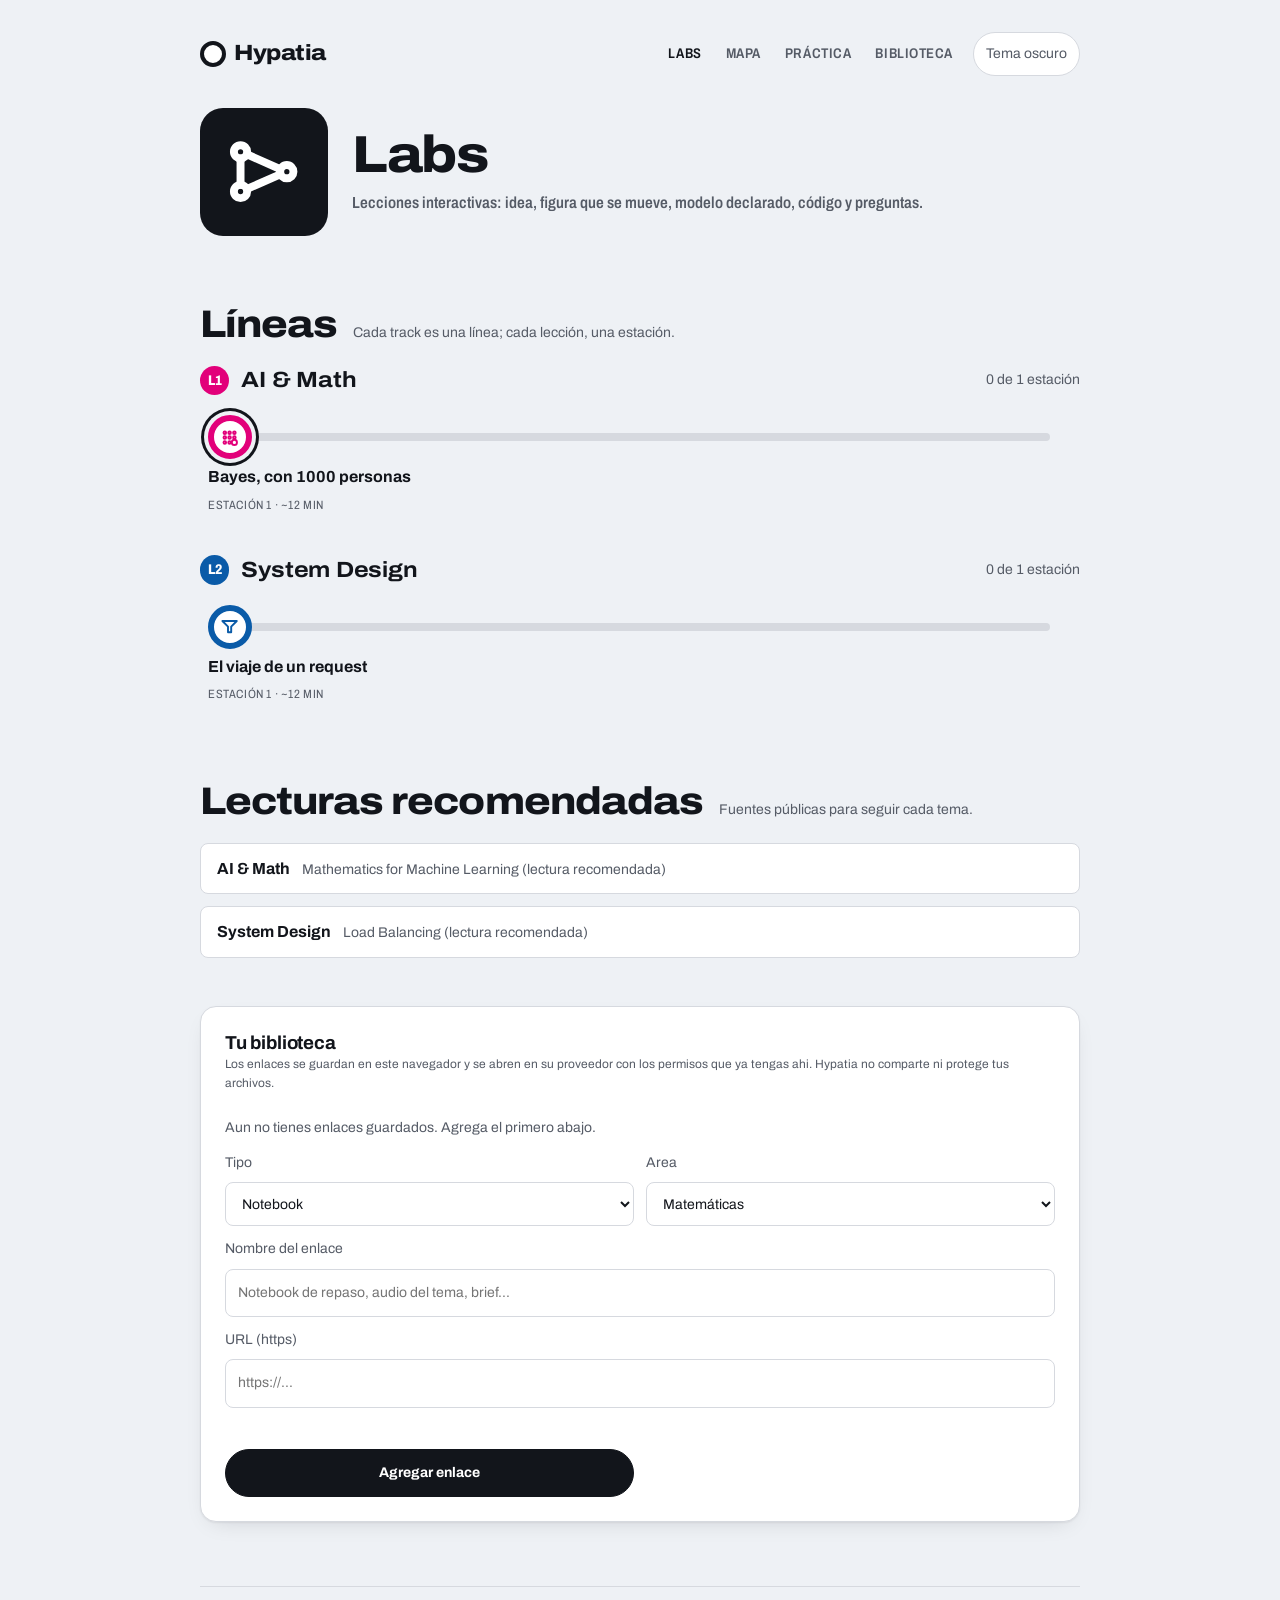
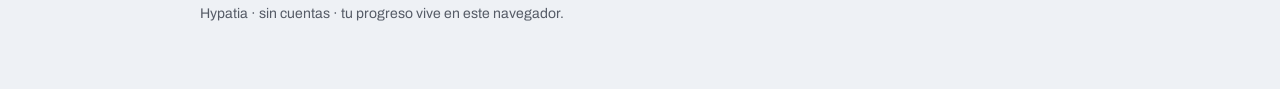
<file: Labs/index.html>
<!doctype html>
<html lang="es">
<head>
<meta charset="utf-8">
<meta name="viewport" content="width=device-width, initial-scale=1">
<title>Labs · Hypatia</title>
<link rel="icon" href="../favicon.svg" type="image/svg+xml">
<link rel="stylesheet" href="../shared/studio.css">
<script>
  (function(){try{var v=localStorage.getItem("hypatia.theme.v1");
  document.documentElement.dataset.theme=(v==="dark"||v==="light")?v:
  (matchMedia("(prefers-color-scheme: dark)").matches?"dark":"light");}catch(e){}})();
</script>
</head>
<body>
<a class="skip-link" href="#contenido">Saltar al contenido</a>
<div class="wrap">
  <header class="topbar">
    <a class="brand" href="../index.html">Hypatia</a>
    <nav aria-label="Principal">
      <a href="index.html" aria-current="page">Labs</a>
      <a href="../index.html#mapa">Mapa</a>
      <a href="../index.html#practica">Práctica</a>
      <a href="../index.html#biblioteca">Biblioteca</a>
    </nav>
    <button class="theme-toggle" type="button" data-theme-toggle>Tema</button>
  </header>

  <div class="store-warning" data-store-warning hidden></div>

  <main id="contenido">
  <header class="estacion-top" style="--line-c: var(--ink)">
    <span class="picto-box" data-picto="ia"></span>
    <div>
      <h1>Labs</h1>
      <p class="where" id="streak">Lecciones interactivas: idea, figura que se mueve, modelo declarado, código y preguntas.</p>
    </div>
  </header>

  <section aria-labelledby="lineas-h">
    <div class="red-h"><h2 id="lineas-h">Líneas</h2><p>Cada track es una línea; cada lección, una estación.</p></div>
    <div class="lineas" id="lineas"></div>
    <noscript>
      <ul>
        <li><a href="ai-math/01-bayes/index.html">Bayes, con 1000 personas</a></li>
        <li><a href="system-design/01-bottleneck/index.html">El viaje de un request</a></li>
      </ul>
    </noscript>
  </section>

  <section aria-labelledby="lecturas-h">
    <div class="red-h"><h2 id="lecturas-h">Lecturas recomendadas</h2><p>Fuentes públicas para seguir cada tema.</p></div>
    <div class="module-list" id="sources"></div>
  </section>

  <section class="panel spaced" id="biblioteca"></section>
  </main>
  <footer class="site">Hypatia · sin cuentas · tu progreso vive en este navegador.</footer>
</div>

<script src="../shared/theme.js"></script>
<script src="../shared/learning-state.js"></script>
<script src="../shared/pictograms.js"></script>
<script src="../shared/lines.js"></script>
<script src="../shared/resources.js"></script>
<script src="tracks.js"></script>
<script src="knowledge-map.js"></script>
<script>
"use strict";
StudioTheme.init();
LearningState.mountWarning(document.querySelector("[data-store-warning]"));

const streakInfo = LearningState.streak();
if (streakInfo.days > 0) {
  const dias = streakInfo.days === 1 ? "día de racha" : "días de racha";
  document.getElementById("streak").textContent = `${streakInfo.days} ${dias}. ${LearningState.streakText(streakInfo)}`;
}
StudioLines.mount(document.getElementById("lineas"), { tracks: LABS_TRACKS, root: "" });

const srcBox = document.getElementById("sources");
for (const t of LABS_TRACKS) {
  for (const s of t.recommendedSources || []) {
    const a = document.createElement("a");
    a.className = "module-row";
    a.href = s.url;
    a.target = "_blank";
    a.rel = "noopener noreferrer";
    const b = document.createElement("b");
    b.textContent = t.name;
    const sp = document.createElement("span");
    sp.textContent = s.label;
    a.append(b, sp);
    srcBox.appendChild(a);
  }
}

StudioResources.mount(document.getElementById("biblioteca"), { title: "Tu biblioteca" });
</script>
</body>
</html>
</file>
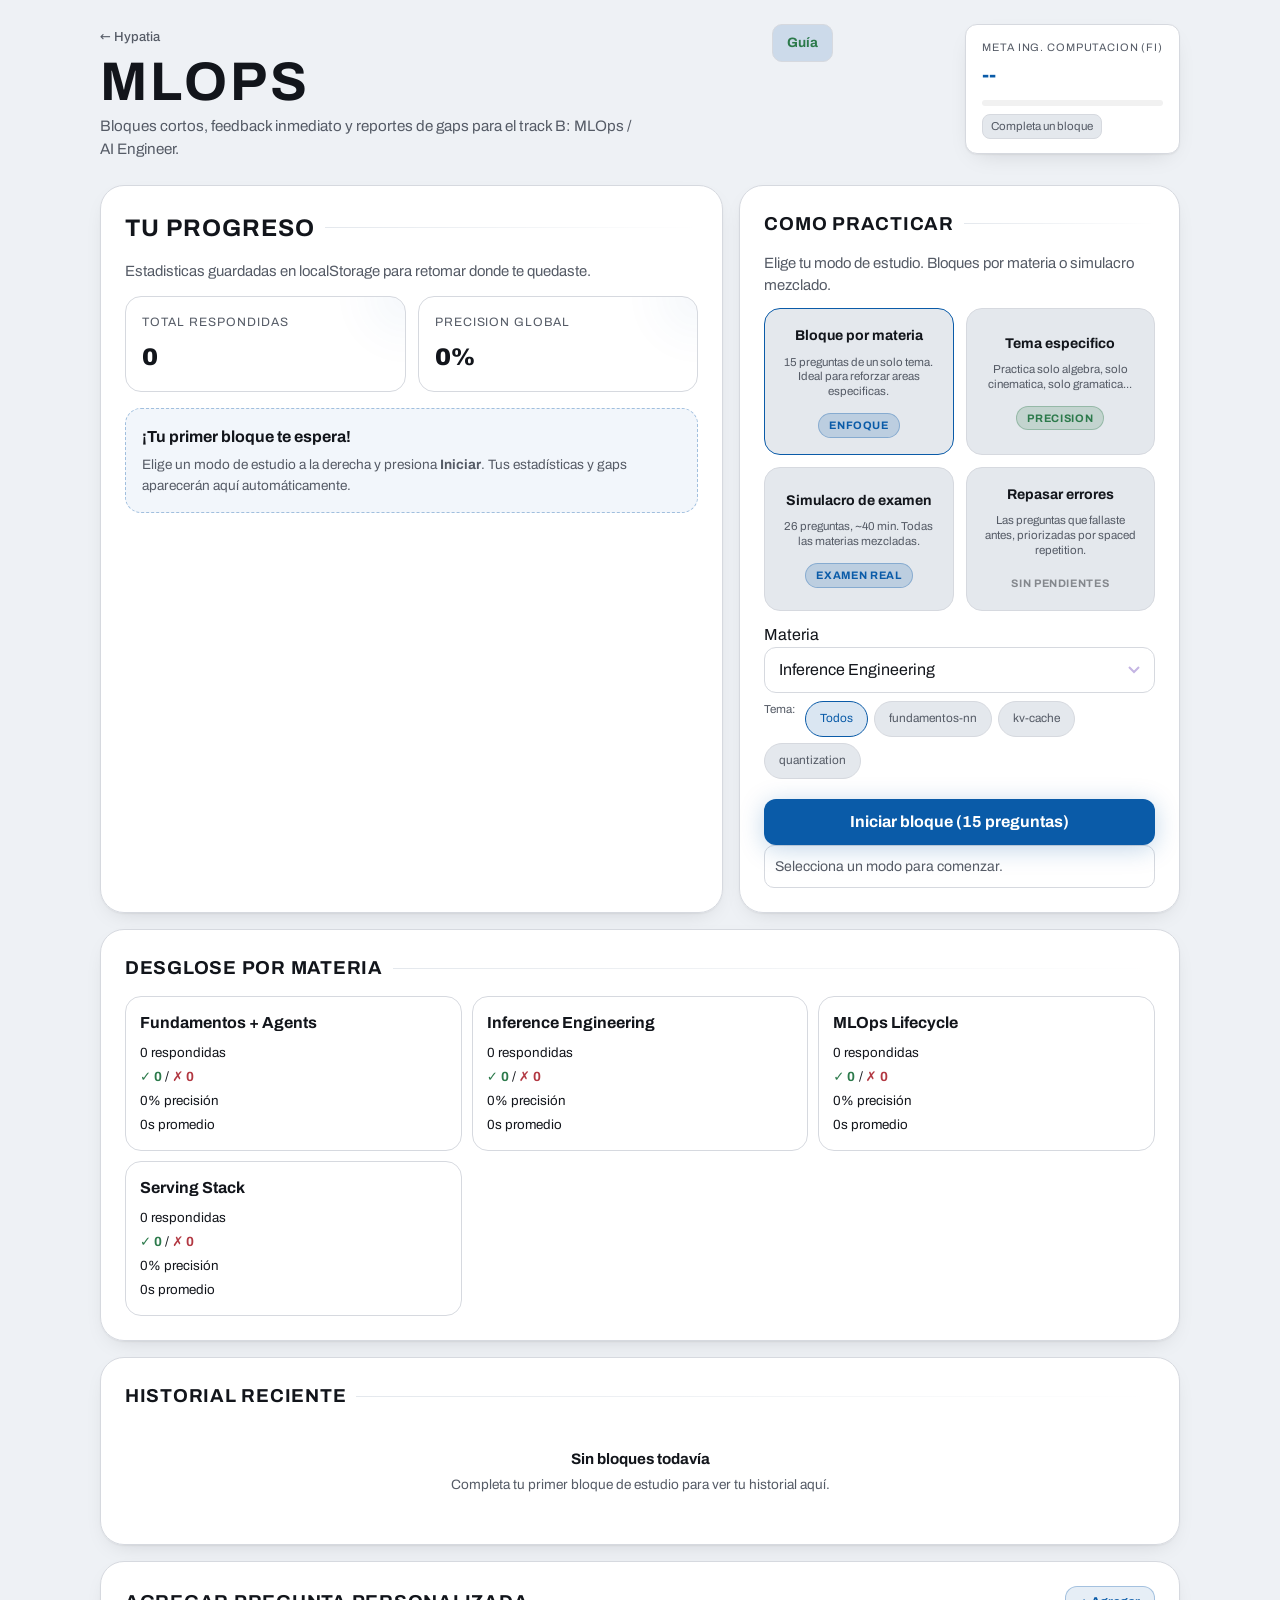
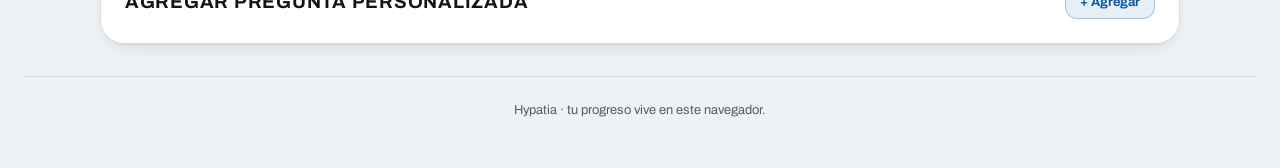
<file: MLOps/index.html>
<!doctype html>
<html lang="es">
<head>
  <meta charset="UTF-8">
  <meta name="viewport" content="width=device-width, initial-scale=1.0">
  <title>Hypatia | MLOps · Track B</title>
  <link rel="icon" href="../favicon.ico" sizes="any">
  <link rel="icon" href="../favicon.svg" type="image/svg+xml">
  <link rel="apple-touch-icon" href="../apple-touch-icon.png">
  <link rel="stylesheet" href="../shared/engine.css">
  <script>
    (function(){try{var v=localStorage.getItem("hypatia.theme.v1");
    document.documentElement.dataset.theme=(v==="dark"||v==="light")?v:
    (matchMedia("(prefers-color-scheme: dark)").matches?"dark":"light");}catch(e){}})();
  </script>
<script defer src="/positronica-analytics.js"></script>
</head>
<body>
  <div class="app-shell">
    <header class="topbar">
      <div class="brand">
        <a href="../index.html" class="back-home-link">← Hypatia</a>
        <h1><a href="../index.html">MLOps</a></h1>
        <p>Bloques cortos, feedback inmediato y reportes de gaps para el track B: MLOps / AI Engineer.</p>
      </div>
      <a href="study-guide.html" class="study-guide-link" title="Guía de Estudio con Videos" target="_blank">Guía</a>
      <div class="target-chip">
        <small>Meta Ing. Computacion (FI)</small>
        <strong id="target-score">--</strong>
        <div class="target-bar">
          <div id="target-bar-fill" class="target-bar-fill low"></div>
        </div>
        <div class="chip-row">
          <span id="target-label" class="chip-pill">Completa un bloque</span>
        </div>
      </div>
    </header>

    <main>
      <section id="home-screen" class="screen active">
        <div class="grid">
          <article class="panel summary-panel">
            <h2>Tu progreso</h2>
            <p>Estadisticas guardadas en localStorage para retomar donde te quedaste.</p>
            <div class="stats-grid">
              <div class="stat-card">
                <span>Total respondidas</span>
                <strong id="stat-answered">0</strong>
              </div>
              <div class="stat-card">
                <span>Precision global</span>
                <strong id="stat-accuracy">0%</strong>
              </div>
            </div>
            <div id="onboarding-nudge" class="onboarding-nudge" style="display:none;">
              <h4>¡Tu primer bloque te espera!</h4>
              <p>Elige un modo de estudio a la derecha y presiona <strong>Iniciar</strong>. Tus estadísticas y gaps aparecerán aquí automáticamente.</p>
            </div>

            <div id="trend-section" style="margin-top:14px;display:none;">
              <small style="color:var(--muted);text-transform:uppercase;letter-spacing:0.08em;font-size:0.7rem;">Tendencia (ultimos 5 bloques)</small>
              <div id="trend-bars" style="display:flex;gap:4px;align-items:flex-end;height:32px;margin-top:6px;"></div>
              <div id="trend-values" style="display:flex;gap:4px;margin-top:4px;"></div>
            </div>
            <div id="weakness-section" style="margin-top:14px;display:none;">
              <small style="color:var(--muted);text-transform:uppercase;letter-spacing:0.08em;font-size:0.7rem;">Temas debiles</small>
              <ul id="weakness-list" class="list" style="margin-top:6px;"></ul>
            </div>

            <!-- Gap visualization by subject -->
            <div id="gap-section" style="margin-top:16px;display:none;">
              <small style="color:var(--muted);text-transform:uppercase;letter-spacing:0.08em;font-size:0.7rem;">Precision por materia</small>
              <div id="gap-chart" class="gap-chart"></div>
            </div>

            <!-- Study recommendations -->
            <div id="recommendations-section" style="margin-top:16px;display:none;">
              <small style="color:var(--muted);text-transform:uppercase;letter-spacing:0.08em;font-size:0.7rem;">Recomendaciones de estudio</small>
              <div id="recommendations-list"></div>
            </div>

            <div id="mock-section" style="margin-top:14px;display:none;">
              <small style="color:var(--muted);text-transform:uppercase;letter-spacing:0.08em;font-size:0.7rem;">Simulacro mezclado de las 4 materias</small>
              <div id="mock-bars" style="display:flex;gap:6px;align-items:flex-end;height:48px;margin-top:6px;position:relative;"></div>
              <div id="mock-values" style="display:flex;gap:6px;margin-top:4px;"></div>
            </div>
          </article>

          <article class="panel start-panel">
            <h3>Como practicar</h3>
            <p>Elige tu modo de estudio. Bloques por materia o simulacro mezclado.</p>

            <div class="mode-cards">
              <div class="mode-card" data-mode="subject">
                <h4>Bloque por materia</h4>
                <p>15 preguntas de un solo tema. Ideal para reforzar areas especificas.</p>
                <span class="mode-badge blue">Enfoque</span>
              </div>
              <div class="mode-card" data-mode="topic">
                <h4>Tema especifico</h4>
                <p>Practica solo algebra, solo cinematica, solo gramatica...</p>
                <span class="mode-badge green">Precision</span>
              </div>
              <div class="mode-card" data-mode="mock">
                <h4>Simulacro de examen</h4>
                <p>26 preguntas, ~40 min. Todas las materias mezcladas.</p>
                <span class="mode-badge pink">Examen real</span>
              </div>
              <div class="mode-card" data-mode="review">
                <h4>Repasar errores</h4>
                <p>Las preguntas que fallaste antes, priorizadas por spaced repetition.</p>
                <span class="mode-badge yellow" id="review-count-badge">0 pendientes</span>
              </div>
            </div>

            <!-- Subject selector for mode "subject" -->
            <form id="start-form" style="margin-top:12px;">
              <div id="subject-select-area">
                <label>
                  Materia
                  <select id="start-materia" required></select>
                </label>
                <!-- Topic chips appear here when a subject is selected -->
                <div id="topic-filter-area" class="topic-chips" style="margin-top:8px;"></div>
              </div>

              <button type="submit" class="btn-primary" style="margin-top:10px;">Iniciar bloque (15 preguntas)</button>
            </form>

            <div id="start-status" class="status">Selecciona un modo para comenzar.</div>
          </article>

          <article class="panel subject-panel">
            <h3>Desglose por materia</h3>
            <div id="subject-stats" class="subject-grid"></div>
          </article>

          <article class="panel history-panel">
            <h3>Historial reciente</h3>
            <div id="history-list" class="history-grid"></div>
          </article>

          <article class="panel custom-panel">
            <div style="display:flex;align-items:center;justify-content:space-between;gap:10px;">
              <h3 style="margin:0;">Agregar pregunta personalizada</h3>
              <button id="toggle-custom-form" type="button" class="toggle-btn" aria-expanded="false">+ Agregar</button>
            </div>
            <div id="custom-form-body" style="display:none;margin-top:10px;animation:slide-up-in 320ms var(--ease-out-quart) both;">
            <p>Cada pregunta debe tener explicacion. Se guarda en localStorage y se suma al banco.</p>
            <form id="custom-question-form">
              <div class="form-row">
                <label>
                  Materia
                  <select id="custom-materia" required></select>
                </label>
                <label>
                  Tema
                  <input id="custom-tema" type="text" maxlength="40" required placeholder="ej. algebra">
                </label>
              </div>
              <div class="form-row">
                <label>
                  Dificultad (1-3)
                  <select id="custom-dificultad" required>
                    <option value="1">1 - Facil</option>
                    <option value="2" selected>2 - Media</option>
                    <option value="3">3 - Dificil</option>
                  </select>
                </label>
                <label>
                  Correcta (0-3)
                  <select id="custom-correcta" required>
                    <option value="0">0 (opcion A)</option>
                    <option value="1">1 (opcion B)</option>
                    <option value="2">2 (opcion C)</option>
                    <option value="3">3 (opcion D)</option>
                  </select>
                </label>
              </div>

              <label>
                Pregunta
                <textarea id="custom-pregunta" required placeholder="Escribe una pregunta estilo entrevista técnica"></textarea>
              </label>

              <div class="form-row">
                <label>
                  Opcion A
                  <input id="custom-op-a" type="text" required>
                </label>
                <label>
                  Opcion B
                  <input id="custom-op-b" type="text" required>
                </label>
              </div>
              <div class="form-row">
                <label>
                  Opcion C
                  <input id="custom-op-c" type="text" required>
                </label>
                <label>
                  Opcion D
                  <input id="custom-op-d" type="text" required>
                </label>
              </div>

              <label>
                Explicacion
                <textarea id="custom-explicacion" required placeholder="Por que esa es la opcion correcta"></textarea>
              </label>

              <label>
                Analisis de distractores (opcional, uno por linea, formato: "B|razon")
                <textarea id="custom-distractores" placeholder="B|No aplica porque...&#10;C|Este seria el resultado si...&#10;D|Confunde el concepto con..."></textarea>
              </label>

              <label>
                Tip (opcional)
                <input id="custom-tip" type="text" placeholder="Atajo o pista para recordar">
              </label>

              <button type="submit" class="btn-secondary">Guardar pregunta</button>
            </form>
            <div id="custom-status" class="status">Tus preguntas personalizadas se incluyen en nuevos bloques.</div>
            </div><!-- /custom-form-body -->
          </article>
        </div>
      </section>

      <section id="quiz-screen" class="screen">
        <article class="panel">
          <div style="margin-bottom:12px;">
            <button id="quiz-back-home-btn" class="btn-secondary" style="width:auto;padding:6px 14px;font-size:0.8rem;" type="button">← Home</button>
          </div>
          <div class="quiz-head">
            <div class="meta-line">
              <span id="quiz-progress">Pregunta 1 / 15</span>
              <span id="quiz-materia">Materia</span>
              <div class="timer-container">
                <div class="timer-ring">
                  <svg width="32" height="32">
                    <circle class="timer-ring-bg" cx="16" cy="16" r="13"></circle>
                    <circle id="timer-ring-fill" class="timer-ring-fill" cx="16" cy="16" r="13"
                      stroke-dasharray="81.68"
                      stroke-dashoffset="0"></circle>
                  </svg>
                </div>
                <span class="timer" id="quiz-timer">0s</span>
                <span id="speed-badge" class="speed-badge" style="display:none;"></span>
              </div>
            </div>
            <div id="quiz-progress-label" class="quiz-progress-label">0 / 0</div>
            <div class="progress-track">
              <div id="quiz-progress-fill" class="progress-fill"></div>
            </div>
          </div>

          <article id="question-card" class="quiz-card">
            <div id="question-type-badge" class="question-type-badge" style="display:none;"></div>
            <h2 id="quiz-question">Pregunta</h2>
            <div id="learning-objective" class="learning-objective" style="display:none;">
              <strong>Objetivo de aprendizaje:</strong>
              <span id="learning-objective-text"></span>
            </div>
            <div id="quiz-options" class="options"></div>
            <p id="quiz-tip" class="tip"></p>

            <div id="quiz-feedback" class="feedback">
              <h3 id="feedback-title">Feedback</h3>
              <p id="feedback-message"></p>
              <p id="feedback-explanation"></p>
              <small id="feedback-meta"></small>

              <!-- ADHD-friendly: Extended pedagogical feedback -->
              <div id="explanation-correct-section" class="explanation-section correct-reason" style="display:none;">
                <h4>¿Por qué es correcta?</h4>
                <p id="explanation-correct-text"></p>
              </div>

              <div id="explanation-distractors-section" class="explanation-section distractor-analysis" style="display:none;">
                <h4>Análisis de distractores</h4>
                <ul id="explanation-distractors-list"></ul>
              </div>

              <!-- Video references from NotebookLM -->
              <div id="video-ref-section" class="explanation-section video-references" style="display:none;">
                <h4>Aprende más con videos</h4>
                <div id="video-ref-list"></div>
              </div>

              <!-- Report wrong answer button -->
              <div id="report-answer-section" class="report-answer-bar" style="display:none;">
                <button id="report-answer-btn" class="btn-report">
                  ¿Respuesta incorrecta en el banco?
                </button>
                <small id="report-answer-status" style="display:none;"></small>
              </div>
            </div>
          </article>

          <div class="quiz-actions">
            <small class="kbd-hint">Atajos: 1-4 o A-D para responder, Enter para siguiente.</small>
            <button id="next-question-btn" class="btn-primary" disabled>Siguiente</button>
          </div>
        </article>
      </section>

      <section id="report-screen" class="screen">
        <article class="panel">
          <h2>Reporte del bloque</h2>
          <p id="report-summary">Resumen...</p>

          <div class="report-grid">
            <div class="report-box">
              <small>Precision</small>
              <h3 id="report-accuracy">0%</h3>
            </div>
            <div class="report-box">
              <small>Tiempo promedio</small>
              <h3 id="report-avg-time">0s</h3>
            </div>
          </div>

          <div class="grid">
            <article class="panel" style="grid-column: span 6;">
              <h3>Temas con mayor tiempo</h3>
              <ul id="report-slow-topics" class="list"></ul>
            </article>
            <article class="panel" style="grid-column: span 6;">
              <h3>Temas con mas errores</h3>
              <ul id="report-wrong-topics" class="list"></ul>
            </article>
          </div>

          <div id="topic-breakdown-section" style="display:none;margin-top:16px;">
            <small style="color:var(--muted);text-transform:uppercase;letter-spacing:0.08em;font-size:0.7rem;">Por tema — peor a mejor</small>
            <ul id="topic-breakdown-list" class="list" style="margin-top:8px;"></ul>
          </div>

          <div id="report-share"></div>
          <div class="quiz-actions">
            <button id="retry-btn" class="btn-secondary">Repetir</button>
            <button id="back-home-btn" class="btn-primary">Volver al home</button>
          </div>
        </article>
      </section>
    </main>
  </div>

  <div id="toast" class="toast" role="status" aria-live="polite"></div>

  <!-- Questions loader - loads split files by materia -->
  <script src="./questions_by_materia/inference.js"></script>
  <script src="./questions_by_materia/mlops.js"></script>
  <script src="./questions_by_materia/serving.js"></script>
  <script src="./questions_by_materia/fundamentos.js"></script>
  <script src="./questions_by_materia/loader.js"></script>
  <script src="./module.js"></script>
  <script src="../shared/question-quality.js"></script>
  <script src="../shared/shuffle-options.js"></script>
  <script src="../shared/share-score.js"></script>
  <script src="../shared/engine.js"></script>

  <footer style="text-align:center;padding:24px 16px;color:var(--muted);font-size:0.8rem;border-top:1px solid var(--border);margin-top:32px;">
    Hypatia · tu progreso vive en este navegador.
  </footer>
</body>
</html>
</file>
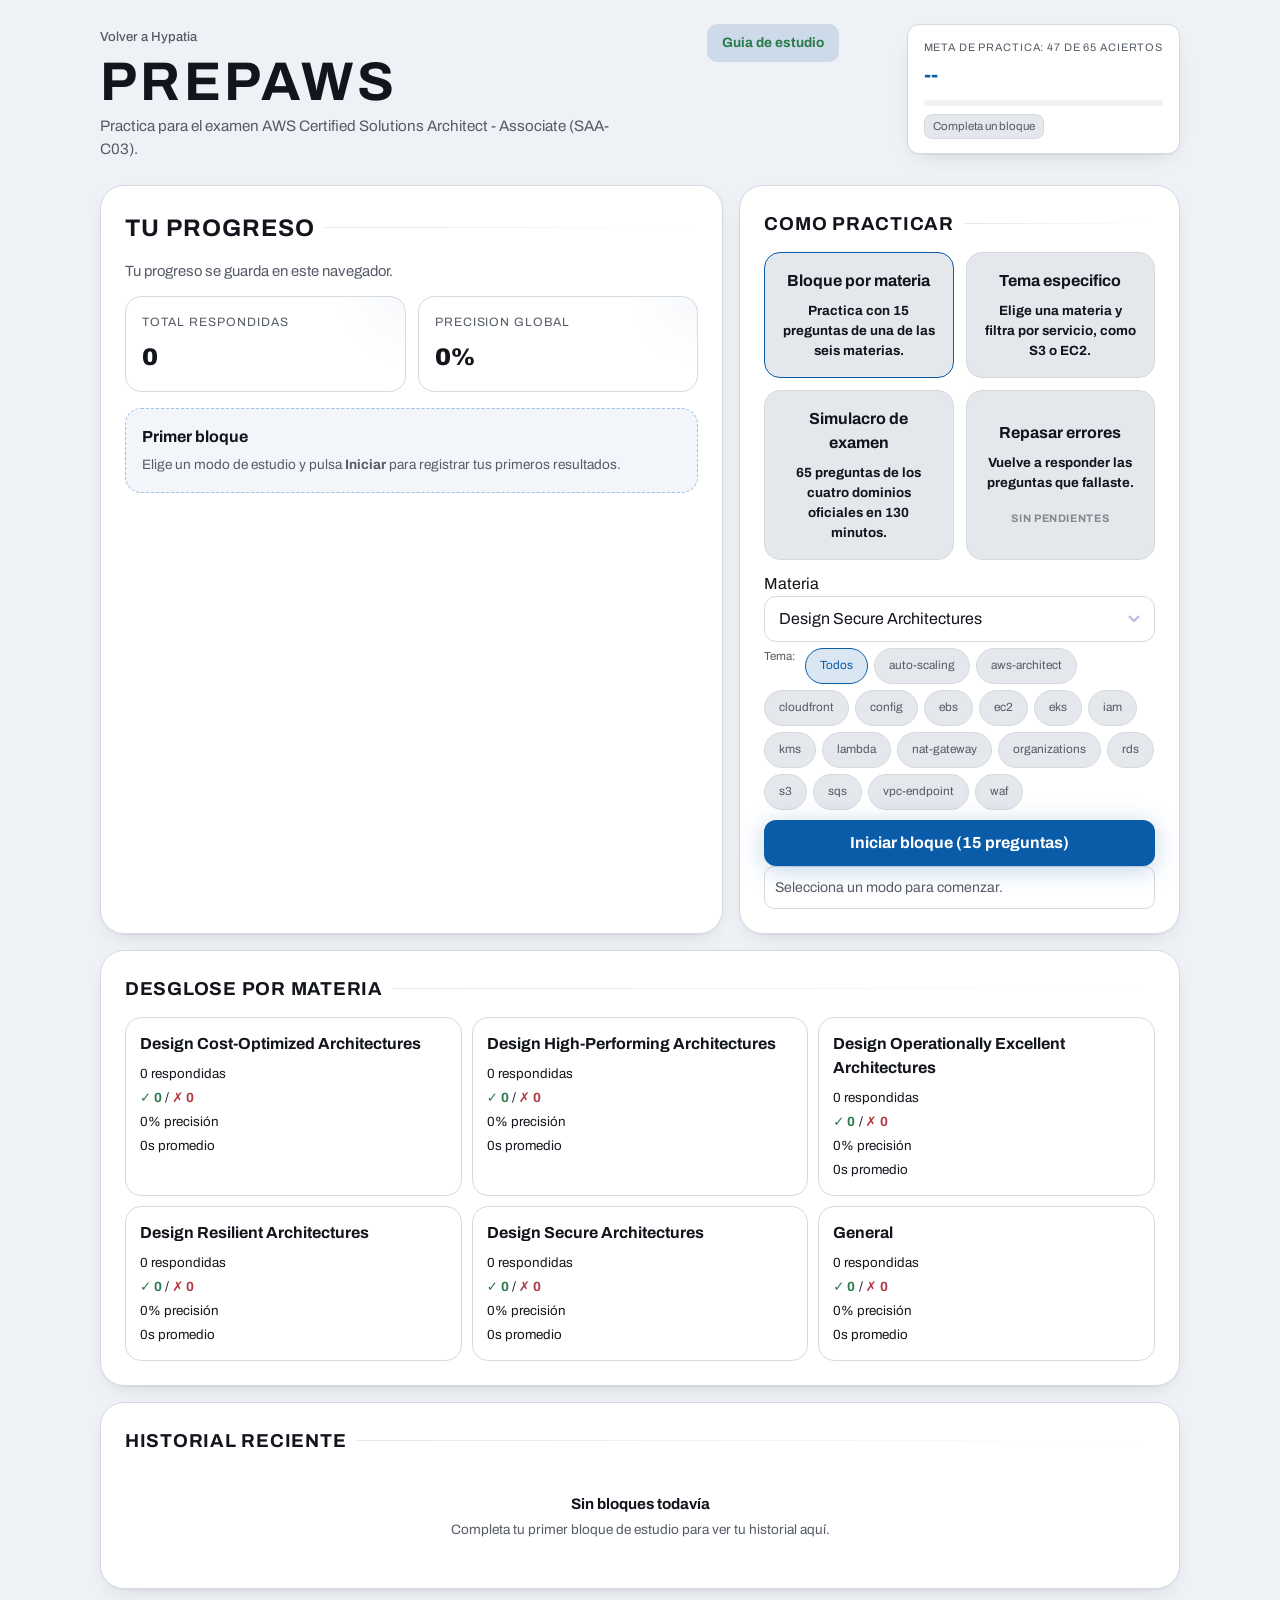
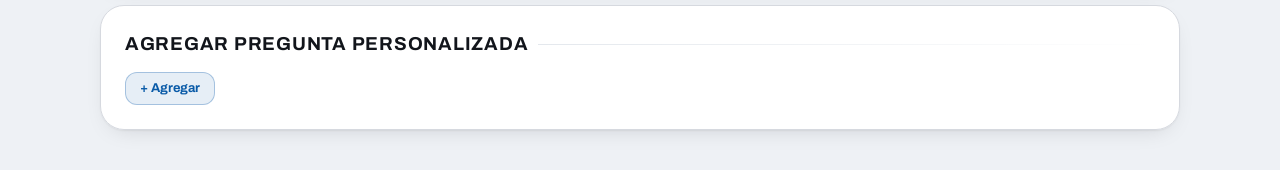
<file: SAA-C03/index.html>
<!doctype html>
<html lang="es">
<head>
  <meta charset="UTF-8">
  <meta name="viewport" content="width=device-width, initial-scale=1.0">
  <title>PrepAWS | SAA-C03</title>
  <link rel="icon" href="../favicon.ico" sizes="any">
  <link rel="icon" href="../favicon.svg" type="image/svg+xml">
  <link rel="apple-touch-icon" href="../apple-touch-icon.png">
  <link rel="stylesheet" href="../shared/engine.css">
  <script>
    (function(){try{var v=localStorage.getItem("hypatia.theme.v1");
    document.documentElement.dataset.theme=(v==="dark"||v==="light")?v:
    (matchMedia("(prefers-color-scheme: dark)").matches?"dark":"light");}catch(e){}})();
  </script>
<script defer src="/positronica-analytics.js"></script>
</head>
<body>
  <div class="app-shell">
    <header class="topbar">
      <div class="brand">
        <a href="../index.html" class="back-home-link">Volver a Hypatia</a>
        <h1><a href="../index.html">PrepAWS</a></h1>
        <p>Practica para el examen AWS Certified Solutions Architect - Associate (SAA-C03).</p>
      </div>
      <a href="study-guide.html" class="study-guide-link" target="_blank" rel="noopener">Guia de estudio</a>
      <div class="target-chip">
        <small>Meta de practica: 47 de 65 aciertos</small>
        <strong id="target-score">--</strong>
        <div class="target-bar">
          <div id="target-bar-fill" class="target-bar-fill low"></div>
        </div>
        <div class="chip-row">
          <span id="target-label" class="chip-pill">Completa un bloque</span>
        </div>
      </div>
    </header>

    <main>
      <section id="home-screen" class="screen active">
        <div class="grid">
          <article class="panel summary-panel">
            <h2>Tu progreso</h2>
            <p>Tu progreso se guarda en este navegador.</p>
            <div class="stats-grid">
              <div class="stat-card">
                <span>Total respondidas</span>
                <strong id="stat-answered">0</strong>
              </div>
              <div class="stat-card">
                <span>Precision global</span>
                <strong id="stat-accuracy">0%</strong>
              </div>
            </div>
            <div id="onboarding-nudge" class="onboarding-nudge">
              <h4>Primer bloque</h4>
              <p>Elige un modo de estudio y pulsa <strong>Iniciar</strong> para registrar tus primeros resultados.</p>
            </div>

            <div id="trend-section">
              <small>Tendencia (ultimos 5 bloques)</small>
              <div id="trend-bars" class="chip-row"></div>
              <div id="trend-values" class="chip-row"></div>
            </div>
            <div id="weakness-section">
              <small>Temas debiles</small>
              <ul id="weakness-list" class="list"></ul>
            </div>

            <div id="gap-section">
              <small>Precision por materia</small>
              <div id="gap-chart" class="gap-chart"></div>
            </div>

            <div id="recommendations-section">
              <small>Recomendaciones de estudio</small>
              <div id="recommendations-list"></div>
            </div>

            <div id="mock-section">
              <small>Historial de simulacros</small>
              <div id="mock-bars" class="chip-row"></div>
              <div id="mock-values" class="chip-row"></div>
            </div>
          </article>

          <article class="panel start-panel">
            <h3>Como practicar</h3>

            <div class="mode-cards">
              <button type="button" class="mode-card" data-mode="subject">
                <strong>Bloque por materia</strong>
                <small>Practica con 15 preguntas de una de las seis materias.</small>
              </button>
              <button type="button" class="mode-card" data-mode="topic">
                <strong>Tema especifico</strong>
                <small>Elige una materia y filtra por servicio, como S3 o EC2.</small>
              </button>
              <button type="button" class="mode-card" data-mode="mock">
                <strong>Simulacro de examen</strong>
                <small>65 preguntas de los cuatro dominios oficiales en 130 minutos.</small>
              </button>
              <button type="button" class="mode-card" data-mode="review">
                <strong>Repasar errores</strong>
                <small>Vuelve a responder las preguntas que fallaste.</small>
                <span class="mode-badge yellow" id="review-count-badge">0 pendientes</span>
              </button>
            </div>

            <form id="start-form">
              <div id="subject-select-area">
                <label>
                  Materia
                  <select id="start-materia" required></select>
                </label>
                <div id="topic-filter-area" class="topic-chips"></div>
              </div>

              <button type="submit" class="btn-primary">Iniciar bloque (15 preguntas)</button>
            </form>

            <div id="start-status" class="status">Selecciona un modo para comenzar.</div>
          </article>

          <article class="panel subject-panel">
            <h3>Desglose por materia</h3>
            <div id="subject-stats" class="subject-grid"></div>
          </article>

          <article class="panel history-panel">
            <h3>Historial reciente</h3>
            <div id="history-list" class="history-grid"></div>
          </article>

          <article class="panel custom-panel">
            <div>
              <h3>Agregar pregunta personalizada</h3>
              <button id="toggle-custom-form" type="button" class="toggle-btn" aria-controls="custom-form-body" aria-expanded="false">+ Agregar</button>
            </div>
            <div id="custom-form-body" hidden>
              <p>Cada pregunta debe tener explicacion. Se guarda en este navegador y se suma al banco.</p>
              <form id="custom-question-form">
                <div class="form-row">
                  <label>
                    Materia
                    <select id="custom-materia" required></select>
                  </label>
                  <label>
                    Tema
                    <input id="custom-tema" type="text" maxlength="40" required placeholder="ej. s3">
                  </label>
                </div>
                <div class="form-row">
                  <label>
                    Dificultad (1-3)
                    <select id="custom-dificultad" required>
                      <option value="1">1 - Facil</option>
                      <option value="2" selected>2 - Media</option>
                      <option value="3">3 - Dificil</option>
                    </select>
                  </label>
                  <label>
                    Correcta (0-3)
                    <select id="custom-correcta" required>
                      <option value="0">0 (opcion A)</option>
                      <option value="1">1 (opcion B)</option>
                      <option value="2">2 (opcion C)</option>
                      <option value="3">3 (opcion D)</option>
                    </select>
                  </label>
                </div>

                <label>
                  Pregunta
                  <textarea id="custom-pregunta" required placeholder="Escribe una pregunta sobre arquitectura en AWS"></textarea>
                </label>

                <div class="form-row">
                  <label>
                    Opcion A
                    <input id="custom-op-a" type="text" required>
                  </label>
                  <label>
                    Opcion B
                    <input id="custom-op-b" type="text" required>
                  </label>
                </div>
                <div class="form-row">
                  <label>
                    Opcion C
                    <input id="custom-op-c" type="text" required>
                  </label>
                  <label>
                    Opcion D
                    <input id="custom-op-d" type="text" required>
                  </label>
                </div>

                <label>
                  Explicacion
                  <textarea id="custom-explicacion" required placeholder="Por que esa es la opcion correcta"></textarea>
                </label>

                <label>
                  Analisis de distractores (opcional, uno por linea, formato: "B|razon")
                  <textarea id="custom-distractores" placeholder="B|No aplica porque...&#10;C|Este seria el resultado si...&#10;D|Confunde el concepto con..."></textarea>
                </label>

                <label>
                  Pista (opcional)
                  <input id="custom-tip" type="text" placeholder="Atajo o pista para recordar">
                </label>

                <button type="submit" class="btn-secondary">Guardar pregunta</button>
              </form>
              <div id="custom-status" class="status">Tus preguntas personalizadas se incluyen en nuevos bloques.</div>
            </div>
          </article>
        </div>
      </section>

      <section id="quiz-screen" class="screen">
        <article class="panel">
          <div>
            <button id="quiz-back-home-btn" class="btn-secondary" type="button">Volver al inicio</button>
          </div>
          <div class="quiz-head">
            <div class="meta-line">
              <span id="quiz-progress">Pregunta 1 / 15</span>
              <span id="quiz-materia">Materia</span>
              <div class="timer-container">
                <div class="timer-ring">
                  <svg width="32" height="32">
                    <circle class="timer-ring-bg" cx="16" cy="16" r="13"></circle>
                    <circle id="timer-ring-fill" class="timer-ring-fill" cx="16" cy="16" r="13"
                      stroke-dasharray="81.68"
                      stroke-dashoffset="0"></circle>
                  </svg>
                </div>
                <span class="timer" id="quiz-timer">0s</span>
                <span id="speed-badge" class="speed-badge"></span>
              </div>
            </div>
            <div id="quiz-progress-label" class="quiz-progress-label">0 / 0</div>
            <div class="progress-track">
              <div id="quiz-progress-fill" class="progress-fill"></div>
            </div>
          </div>

          <article id="question-card" class="quiz-card">
            <div id="question-type-badge" class="question-type-badge"></div>
            <h2 id="quiz-question">Pregunta</h2>
            <div id="learning-objective" class="learning-objective">
              <strong>Objetivo de aprendizaje:</strong>
              <span id="learning-objective-text"></span>
            </div>
            <div id="quiz-options" class="options"></div>
            <p id="quiz-tip" class="tip"></p>

            <div id="quiz-feedback" class="feedback">
              <h3 id="feedback-title">Resultado</h3>
              <p id="feedback-message"></p>
              <p id="feedback-explanation"></p>
              <small id="feedback-meta"></small>

              <div id="explanation-correct-section" class="explanation-section correct-reason">
                <h4>Por que es correcta</h4>
                <p id="explanation-correct-text"></p>
              </div>

              <div id="explanation-distractors-section" class="explanation-section distractor-analysis">
                <h4>Analisis de distractores</h4>
                <ul id="explanation-distractors-list"></ul>
              </div>

              <div id="video-ref-section" class="explanation-section video-references">
                <h4>Videos del tema</h4>
                <div id="video-ref-list"></div>
              </div>

              <div id="report-answer-section" class="report-answer-bar">
                <button id="report-answer-btn" class="btn-report">
                  Reportar un error en la respuesta
                </button>
                <small id="report-answer-status"></small>
              </div>
            </div>
          </article>

          <div class="quiz-actions">
            <small class="kbd-hint">Atajos: 1-4 o A-D para responder, Enter para siguiente.</small>
            <button id="next-question-btn" class="btn-primary" disabled>Siguiente</button>
          </div>
        </article>
      </section>

      <section id="report-screen" class="screen">
        <article class="panel">
          <h2>Reporte del bloque</h2>
          <p id="report-summary">Resumen...</p>

          <div class="report-grid">
            <div class="report-box">
              <small>Precision</small>
              <h3 id="report-accuracy">0%</h3>
            </div>
            <div class="report-box">
              <small>Tiempo promedio</small>
              <h3 id="report-avg-time">0s</h3>
            </div>
          </div>

          <div class="report-grid">
            <article class="panel">
              <h3>Temas con mayor tiempo</h3>
              <ul id="report-slow-topics" class="list"></ul>
            </article>
            <article class="panel">
              <h3>Temas con mas errores</h3>
              <ul id="report-wrong-topics" class="list"></ul>
            </article>
          </div>

          <div id="topic-breakdown-section">
            <small>Temas por precision, de menor a mayor</small>
            <ul id="topic-breakdown-list" class="list"></ul>
          </div>

          <div id="report-share"></div>
          <div class="quiz-actions">
            <button id="retry-btn" class="btn-secondary">Repetir</button>
            <button id="back-home-btn" class="btn-primary">Volver al inicio</button>
          </div>
        </article>
      </section>
    </main>
  </div>

  <div id="toast" class="toast" role="status" aria-live="polite"></div>

  <script src="./questions.js"></script>
  <script src="./module.js"></script>
  <script src="../shared/question-quality.js"></script>
  <script src="../shared/shuffle-options.js"></script>
  <script src="../shared/share-score.js"></script>
  <script src="../shared/engine.js"></script>
</body>
</html>
</file>
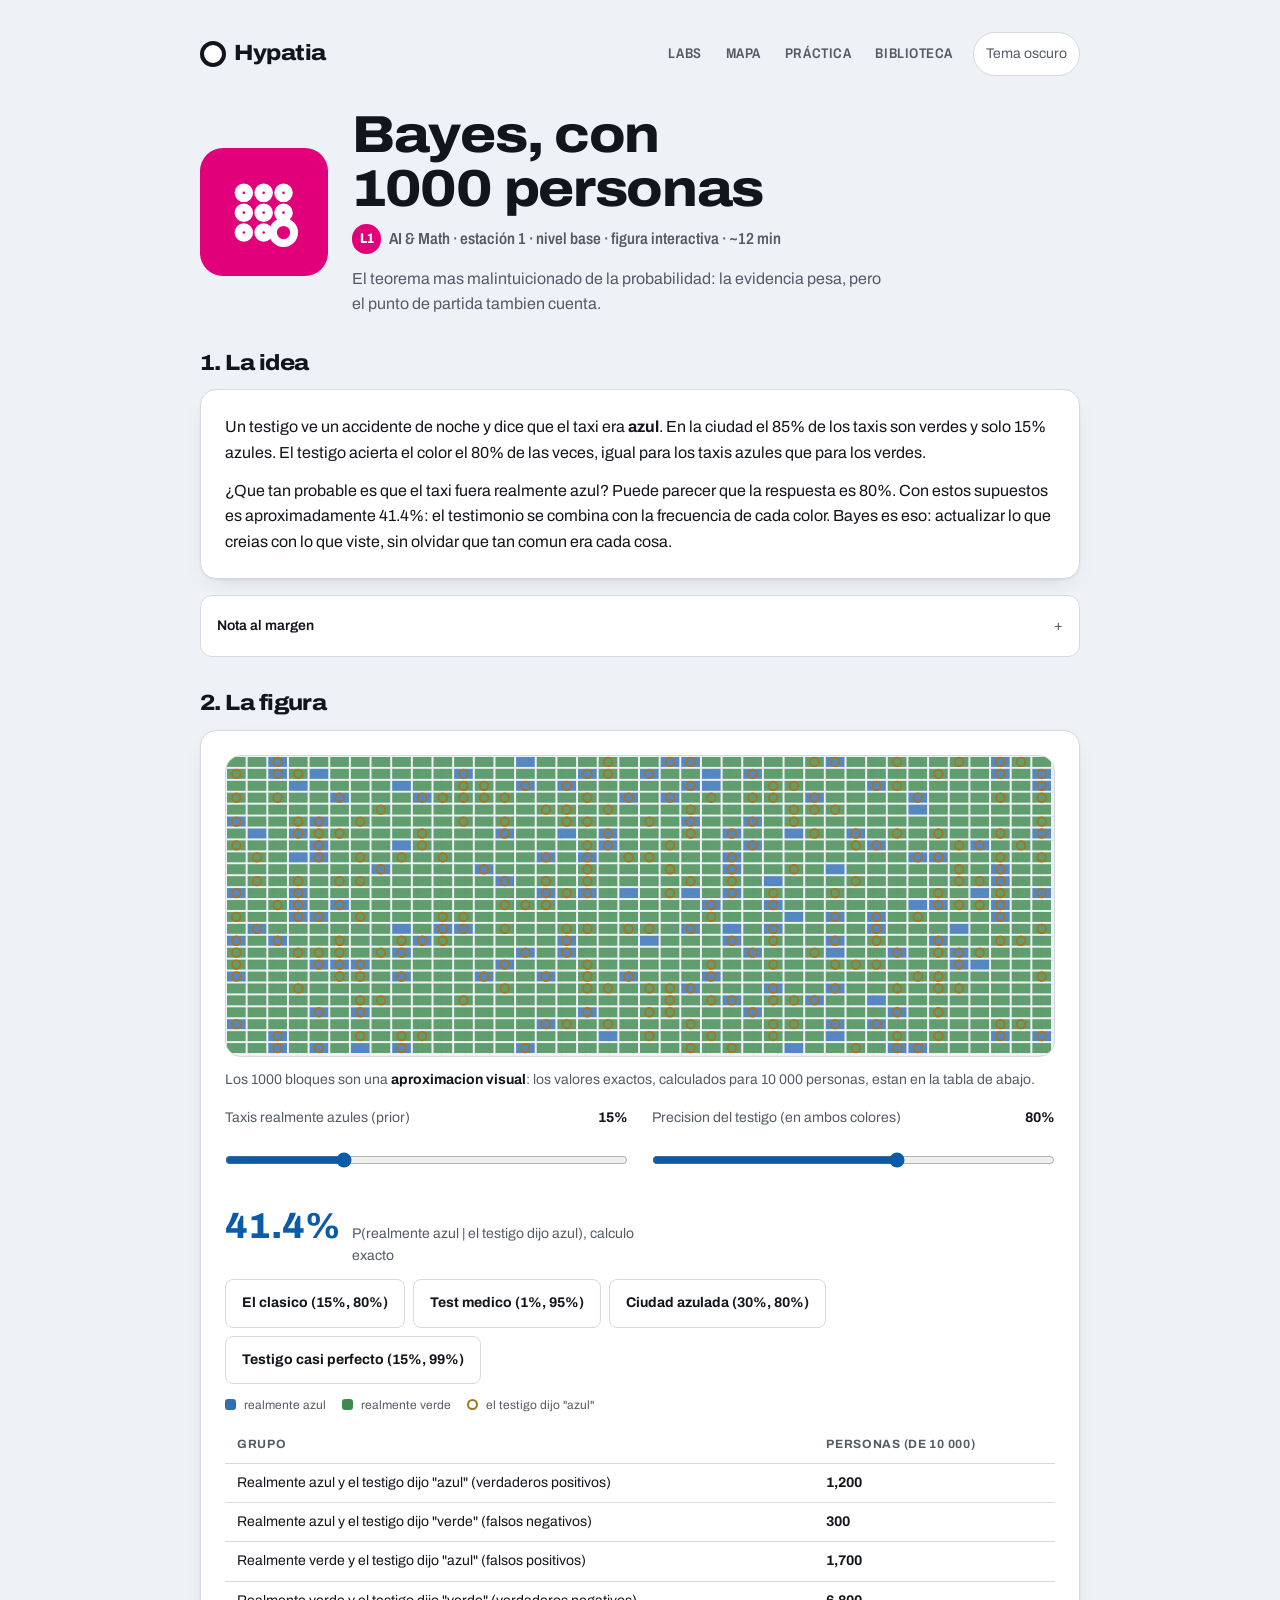
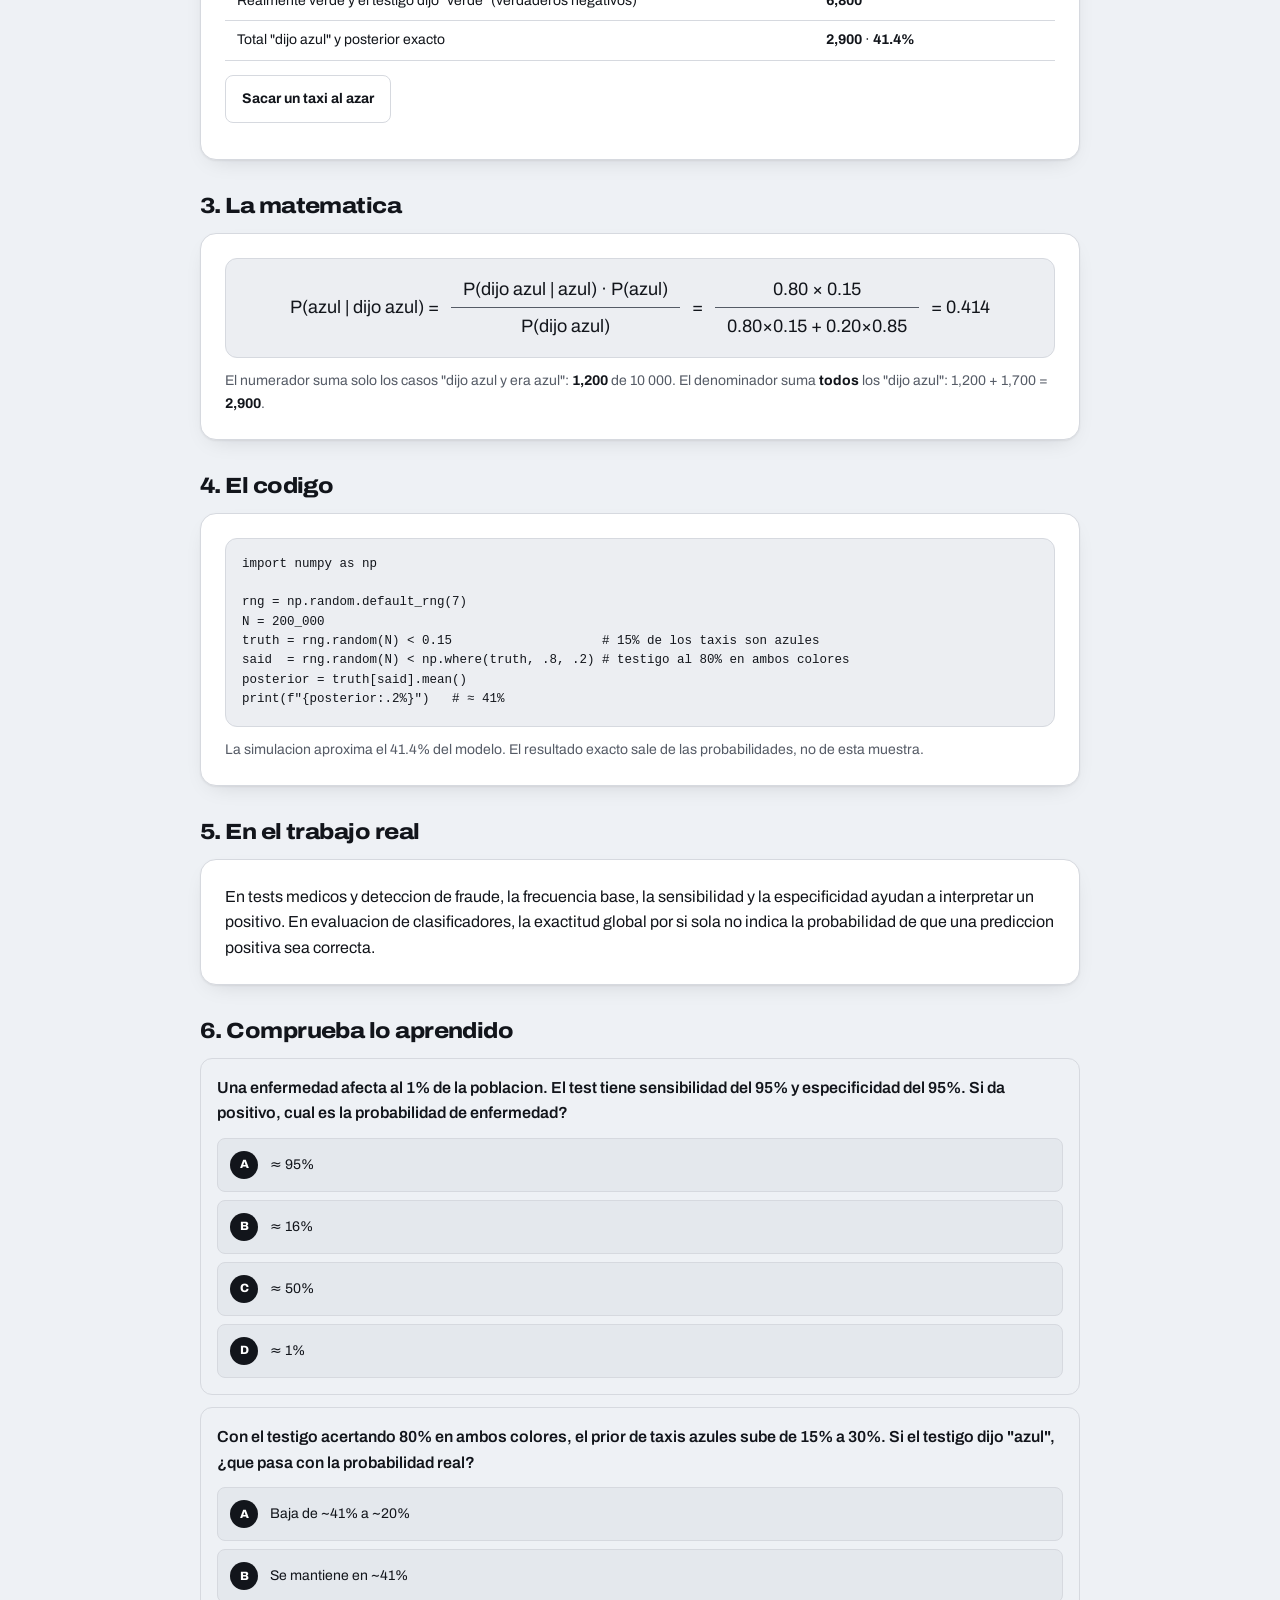
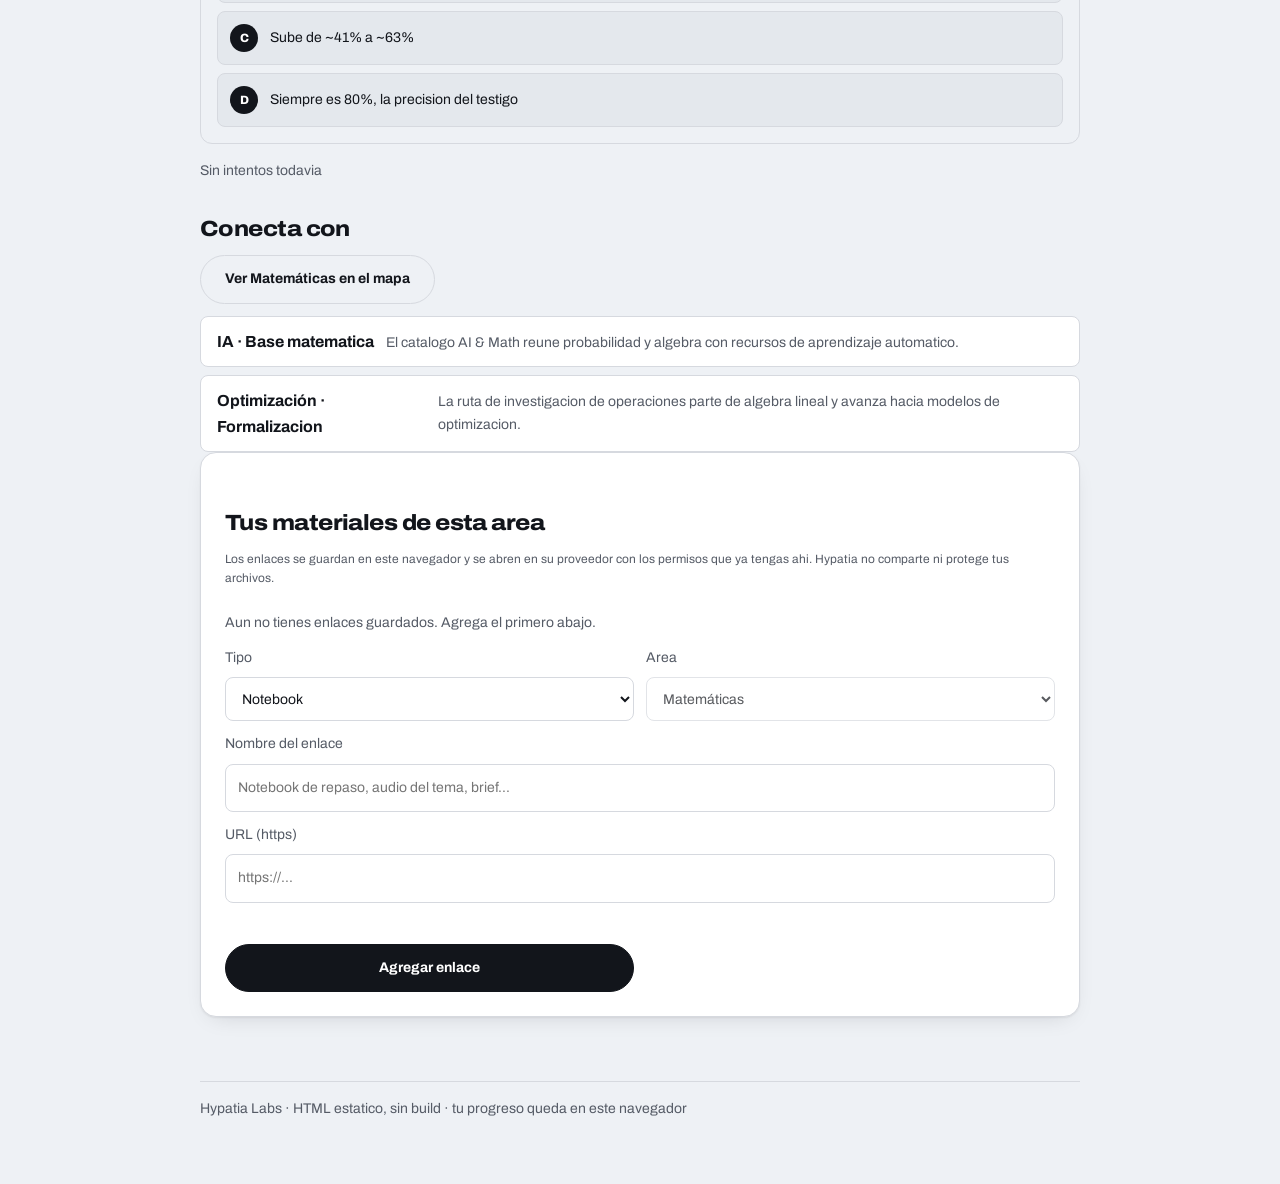
<file: Labs/ai-math/01-bayes/index.html>
<!doctype html>
<html lang="es">
<head>
<meta charset="utf-8">
<meta name="viewport" content="width=device-width, initial-scale=1">
<title>Bayes, con 1000 personas · Labs · Hypatia</title>
<link rel="icon" href="../../../favicon.svg" type="image/svg+xml">
<link rel="stylesheet" href="../../../shared/studio.css">
<script>
  (function(){try{var v=localStorage.getItem("hypatia.theme.v1");
  document.documentElement.dataset.theme=(v==="dark"||v==="light")?v:
  (matchMedia("(prefers-color-scheme: dark)").matches?"dark":"light");}catch(e){}})();
</script>
</head>
<body>
<a class="skip-link" href="#contenido">Saltar al contenido</a>
<div class="wrap">
  <header class="topbar">
    <a class="brand" href="../../../index.html">Hypatia</a>
    <nav aria-label="Principal">
      <a href="../../index.html">Labs</a>
      <a href="../../../index.html#mapa">Mapa</a>
      <a href="../../../index.html#practica">Práctica</a>
      <a href="../../../index.html#biblioteca">Biblioteca</a>
    </nav>
    <button class="theme-toggle" type="button" data-theme-toggle>Tema</button>
  </header>

  <div class="store-warning" data-store-warning hidden></div>

  <main id="contenido">
  <header class="estacion-top" style="--line-c: var(--l1)">
    <span class="picto-box" data-picto="ai-math/01-bayes"></span>
    <div>
      <h1>Bayes, con 1000 personas</h1>
      <p class="where"><span class="line-badge">L1</span> AI &amp; Math · estación 1 · nivel base · figura interactiva · ~12 min</p>
      <p class="sub">El teorema mas malintuicionado de la probabilidad: la evidencia pesa, pero el punto de partida tambien cuenta.</p>
    </div>
  </header>

  <section aria-labelledby="sec-1">
    <h2 id="sec-1">1. La idea</h2>
    <div class="panel">
      <p>Un testigo ve un accidente de noche y dice que el taxi era <b>azul</b>. En la ciudad el 85% de los taxis son verdes y solo 15% azules. El testigo acierta el color el 80% de las veces, igual para los taxis azules que para los verdes.</p>
      <p>¿Que tan probable es que el taxi fuera realmente azul? Puede parecer que la respuesta es 80%. Con estos supuestos es aproximadamente 41.4%: el testimonio se combina con la frecuencia de cada color. Bayes es eso: actualizar lo que creias con lo que viste, sin olvidar que tan comun era cada cosa.</p>
    </div>
  </section>

  <aside class="margin-note" id="margen" aria-label="Nota al margen" hidden></aside>

  <section aria-labelledby="sec-2">
    <h2 id="sec-2">2. La figura</h2>
    <div class="panel">
      <div id="fig"></div>
      <p class="nums">Los 1000 bloques son una <b>aproximacion visual</b>: los valores exactos, calculados para 10 000 personas, estan en la tabla de abajo.</p>
      <div class="controls" id="sliders"></div>
      <div class="big-read">
        <span class="num" id="post">41.4%</span>
        <span class="lab">P(realmente azul | el testigo dijo azul), calculo exacto</span>
      </div>
      <div class="tgl" id="presets" style="margin-top:12px"></div>
      <div class="legend">
        <span><i class="sw" style="background:var(--data-blue)"></i>realmente azul</span>
        <span><i class="sw" style="background:var(--data-green)"></i>realmente verde</span>
        <span><i class="sw" style="background:transparent;border:2px solid var(--data-amber);border-radius:50%"></i>el testigo dijo "azul"</span>
      </div>
      <table class="data-table" aria-label="Frecuencias esperadas por cada 10 000 personas">
        <thead>
          <tr><th>Grupo</th><th>Personas (de 10 000)</th></tr>
        </thead>
        <tbody>
          <tr><td>Realmente azul y el testigo dijo "azul" (verdaderos positivos)</td><td><b id="t-tp">1,200</b></td></tr>
          <tr><td>Realmente azul y el testigo dijo "verde" (falsos negativos)</td><td><b id="t-fn">300</b></td></tr>
          <tr><td>Realmente verde y el testigo dijo "azul" (falsos positivos)</td><td><b id="t-fp">1,700</b></td></tr>
          <tr><td>Realmente verde y el testigo dijo "verde" (verdaderos negativos)</td><td><b id="t-tn">6,800</b></td></tr>
          <tr><td>Total "dijo azul" y posterior exacto</td><td><b id="t-pos">2,900</b> · <b id="t-post">41.4%</b></td></tr>
        </tbody>
      </table>
      <div style="margin-top:14px;display:flex;gap:10px;align-items:center;flex-wrap:wrap" id="simrow"></div>
      <p class="nums" id="simout" role="status"></p>
      <p class="sr-only" role="status" id="fig-status"></p>
    </div>
  </section>

  <section aria-labelledby="sec-3">
    <h2 id="sec-3">3. La matematica</h2>
    <div class="panel">
      <div class="formula" id="formula">P(azul | dijo azul) = 0.8 × 0.15 / (0.8 × 0.15 + 0.2 × 0.85) = 0.414</div>
      <p class="nums" id="formula-note">El numerador suma solo los casos "dijo azul y era azul": 1,200 de 10,000. El denominador suma todos los "dijo azul": 1,200 + 1,700 = 2,900.</p>
    </div>
  </section>

  <section aria-labelledby="sec-4">
    <h2 id="sec-4">4. El codigo</h2>
    <div class="panel">
<pre>import numpy as np

rng = np.random.default_rng(7)
N = 200_000
truth = rng.random(N) &lt; 0.15                    # 15% de los taxis son azules
said  = rng.random(N) &lt; np.where(truth, .8, .2) # testigo al 80% en ambos colores
posterior = truth[said].mean()
print(f"{posterior:.2%}")   # ≈ 41%</pre>
      <p class="nums">La simulacion aproxima el 41.4% del modelo. El resultado exacto sale de las probabilidades, no de esta muestra.</p>
    </div>
  </section>

  <section aria-labelledby="sec-5">
    <h2 id="sec-5">5. En el trabajo real</h2>
    <div class="panel">
      <p>En tests medicos y deteccion de fraude, la frecuencia base, la sensibilidad y la especificidad ayudan a interpretar un positivo. En evaluacion de clasificadores, la exactitud global por si sola no indica la probabilidad de que una prediccion positiva sea correcta.</p>
    </div>
  </section>

  <section aria-labelledby="sec-6">
    <h2 id="sec-6">6. Comprueba lo aprendido</h2>
    <div class="q" data-ok="1">
      <p>Una enfermedad afecta al 1% de la poblacion. El test tiene sensibilidad del 95% y especificidad del 95%. Si da positivo, cual es la probabilidad de enfermedad?</p>
      <div class="opts">
        <button>≈ 95%</button>
        <button>≈ 16%</button>
        <button>≈ 50%</button>
        <button>≈ 1%</button>
      </div>
      <div class="why">De 10 000 personas, 100 tienen la enfermedad y 9900 no. Hay 95 verdaderos positivos y 495 falsos positivos. 95 / (95 + 495) = 16.1%.</div>
    </div>
    <div class="q" data-ok="2">
      <p>Con el testigo acertando 80% en ambos colores, el prior de taxis azules sube de 15% a 30%. Si el testigo dijo "azul", ¿que pasa con la probabilidad real?</p>
      <div class="opts">
        <button>Baja de ~41% a ~20%</button>
        <button>Se mantiene en ~41%</button>
        <button>Sube de ~41% a ~63%</button>
        <button>Siempre es 80%, la precision del testigo</button>
      </div>
      <div class="why">Con precision simetrica del 80%, duplicar el prior casi duplica los casos favorables: el posterior pasa de ~41% a ~63%. El prior pesa mucho aqui, pero no es una ley universal; verificalo en la figura con otras precisiones.</div>
    </div>
    <p class="quiz-status"></p>
    <p class="quiz-live sr-only" role="status"></p>
    <div class="quiz-done">
      <p class="msg"></p>
      <div data-score-share></div>
      <div class="row">
        <button class="btn ghost" type="button" data-quiz-retry>Reintentar</button>
        <a class="btn primary" href="../../index.html">Volver a Labs</a>
      </div>
    </div>
  </section>

  <section aria-labelledby="sec-conecta">
    <h2 id="sec-conecta">Conecta con</h2>
    <div id="connect"></div>
  </section>

  <section class="panel" id="biblioteca-leccion"></section>

  </main>
  <footer class="site">Hypatia Labs · HTML estatico, sin build · tu progreso queda en este navegador</footer>
</div>

<noscript><p class="wrap note">La figura interactiva y el registro de progreso necesitan JavaScript. Las explicaciones y las preguntas se pueden leer igual.</p></noscript>

<script src="../../../shared/lab-models.js"></script>
<script src="../../../shared/figures.js"></script>
<script src="../../../shared/theme.js"></script>
<script src="../../../shared/learning-state.js"></script>
<script src="../../../shared/pictograms.js"></script>
<script src="../../../shared/share-score.js"></script>
<script src="../../../shared/quiz.js"></script>
<script src="../../../shared/resources.js"></script>
<script src="../../tracks.js"></script>
<script src="../../books.js"></script>
<script src="../../../shared/margin.js"></script>
<script src="../../knowledge-map.js"></script>
<script src="../../../shared/map.js"></script>
<script>
"use strict";
const TRACK = "ai-math", SLUG = "01-bayes", TOPIC = "matematicas";
StudioTheme.init();
LearningState.mountWarning(document.querySelector("[data-store-warning]"));
LearningState.visit(TRACK, SLUG);

const POP_BLOCKS = 1000, COLS = 40;
const order = Figure.shuffled(POP_BLOCKS, 7);
let prior = .15, acc = .80;
let isBlue = new Set(), saidBlue = new Set();
let simK = 0, simHit = 0;

const fig = Figure.canvas(document.getElementById("fig"), {
  height: 300,
  label: "Cuadricula de 1000 personas: color real del taxi y que dijo el testigo",
  describedBy: "fig-status",
});
const post = document.getElementById("post");
const fmtPct = v => (v * 100).toFixed(1) + "%";

function model(pop) {
  return LabModels.bayes({ prior, sensitivity: acc, specificity: acc, population: pop });
}

function recompute() {
  /* Bloques: aproximacion sobre 1000. */
  const m = model(POP_BLOCKS);
  const nBlue = Math.round(prior * POP_BLOCKS);
  isBlue = new Set(order.slice(0, nBlue));
  const tp = Math.round(m.truePositive);
  const fp = Math.round(m.falsePositive);
  saidBlue = new Set([...order.slice(0, tp), ...order.slice(nBlue, nBlue + fp)]);

  /* Valores exactos: modelo con poblacion 10 000. */
  const exact = model(10000);
  const f = n => Math.round(n).toLocaleString("es-MX");
  document.getElementById("t-tp").textContent = f(exact.truePositive);
  document.getElementById("t-fn").textContent = f(exact.falseNegative);
  document.getElementById("t-fp").textContent = f(exact.falsePositive);
  document.getElementById("t-tn").textContent = f(exact.trueNegative);
  document.getElementById("t-pos").textContent = f(exact.positive);
  document.getElementById("t-post").textContent =
    exact.posterior === null ? "sin definir" : fmtPct(exact.posterior);
  Figure.count(post, exact.posterior === null ? 0 : exact.posterior, { fmt: fmtPct });

  /* Formula con los valores actuales de los controles. */
  const p = prior.toFixed(2), a = acc.toFixed(2);
  document.getElementById("formula").textContent = "";
  const frac = (num, den) =>
    `<span class="frac"><i>${num}</i><i>${den}</i></span>`;
  document.getElementById("formula").innerHTML =
    `P(azul | dijo azul) = ${frac("P(dijo azul | azul) · P(azul)", "P(dijo azul)")} = ` +
    `${frac(`${a} × ${p}`, `${a}×${p} + ${(1 - acc).toFixed(2)}×${(1 - prior).toFixed(2)}`)} = ` +
    (exact.posterior === null ? "indefinido" : exact.posterior.toFixed(3));
  document.getElementById("formula-note").innerHTML =
    `El numerador suma solo los casos "dijo azul y era azul": <b>${f(exact.truePositive)}</b> de 10 000. ` +
    `El denominador suma <b>todos</b> los "dijo azul": ${f(exact.truePositive)} + ${f(exact.falsePositive)} = ` +
    `<b>${f(exact.positive)}</b>.`;

  const st = document.getElementById("fig-status");
  if (st) st.textContent =
    `Posterior exacto ${exact.posterior === null ? "indefinido" : fmtPct(exact.posterior)} ` +
    `con prior ${Math.round(prior * 100)}% y precision ${Math.round(acc * 100)}%.`;
}

function draw() {
  const { ctx, w, h } = fig;
  if (!ctx) return;
  const C = Figure.colors();
  ctx.clearRect(0, 0, w, h);
  const rows = Math.ceil(POP_BLOCKS / COLS);
  const gap = 2, cw = (w - gap * (COLS + 1)) / COLS;
  const ch = Math.min(cw, (h - gap * (rows + 1)) / rows);
  const ox = (w - COLS * (cw + gap)) / 2, oy = (h - rows * (ch + gap)) / 2;
  for (let i = 0; i < POP_BLOCKS; i++) {
    const x = ox + (i % COLS) * (cw + gap), y = oy + Math.floor(i / COLS) * (ch + gap);
    ctx.fillStyle = isBlue.has(i) ? C.blue : C.green;
    ctx.globalAlpha = .8;
    ctx.fillRect(x, y, cw, ch);
    if (saidBlue.has(i)) {
      ctx.globalAlpha = 1;
      ctx.strokeStyle = C.amber;
      ctx.lineWidth = 1.8;
      ctx.beginPath();
      ctx.arc(x + cw / 2, y + ch / 2, Math.min(cw, ch) / 2 - 0.7, 0, 7);
      ctx.stroke();
    }
  }
  ctx.globalAlpha = 1;
}
fig.onRedraw = draw;

const sliders = document.getElementById("sliders");
const sp = Figure.slider(sliders, {
  label: "Taxis realmente azules (prior)", min: 1, max: 50, value: 15,
  fmt: v => v + "%", oninput: v => { prior = v / 100; recompute(); draw(); }
});
const sa = Figure.slider(sliders, {
  label: "Precision del testigo (en ambos colores)", min: 50, max: 99, value: 80,
  fmt: v => v + "%", oninput: v => { acc = v / 100; recompute(); draw(); }
});

const presets = [
  { label: "El clasico (15%, 80%)", p: 15, a: 80 },
  { label: "Test medico (1%, 95%)", p: 1, a: 95 },
  { label: "Ciudad azulada (30%, 80%)", p: 30, a: 80 },
  { label: "Testigo casi perfecto (15%, 99%)", p: 15, a: 99 },
];
for (const pr of presets) {
  Figure.press(document.getElementById("presets"), pr.label, () => {
    sp.value = pr.p; sa.value = pr.a;
    sp.dispatchEvent(new Event("input"));
    sa.dispatchEvent(new Event("input"));
  }, { primary: false });
}

const simout = document.getElementById("simout");
Figure.press(document.getElementById("simrow"), "Sacar un taxi al azar", () => {
  const i = Math.floor(Math.random() * POP_BLOCKS);
  const real = isBlue.has(i);
  const call = Math.random() < acc ? real : !real;
  simK++;
  if (call === real) simHit++;
  simout.textContent =
    `El testigo dijo ${call ? "azul" : "verde"} y era ${real ? "azul" : "verde"}: ` +
    `${call === real ? "acerto" : "fallo"}. Llevas ${simHit}/${simK} aciertos del testigo.`;
}, { primary: false });

StudioQuiz.mount(document.querySelectorAll("section")[5], { track: TRACK, slug: SLUG });
StudioMap.connect(document.getElementById("connect"), TOPIC, {
  data: KNOWLEDGE_MAP, homeHref: "../../../index.html",
});
StudioMargin.mount(document.getElementById("margen"),
  LABS_TRACKS.find(t => t.id === TRACK)?.lessons.find(l => l.slug === SLUG)?.margin, BOOKS);
StudioResources.mount(document.getElementById("biblioteca-leccion"), {
  trackId: TOPIC, title: "Tus materiales de esta area", fixedTopic: true, heading: "h2",
});

recompute();
draw();
</script>
</body>
</html>
</file>
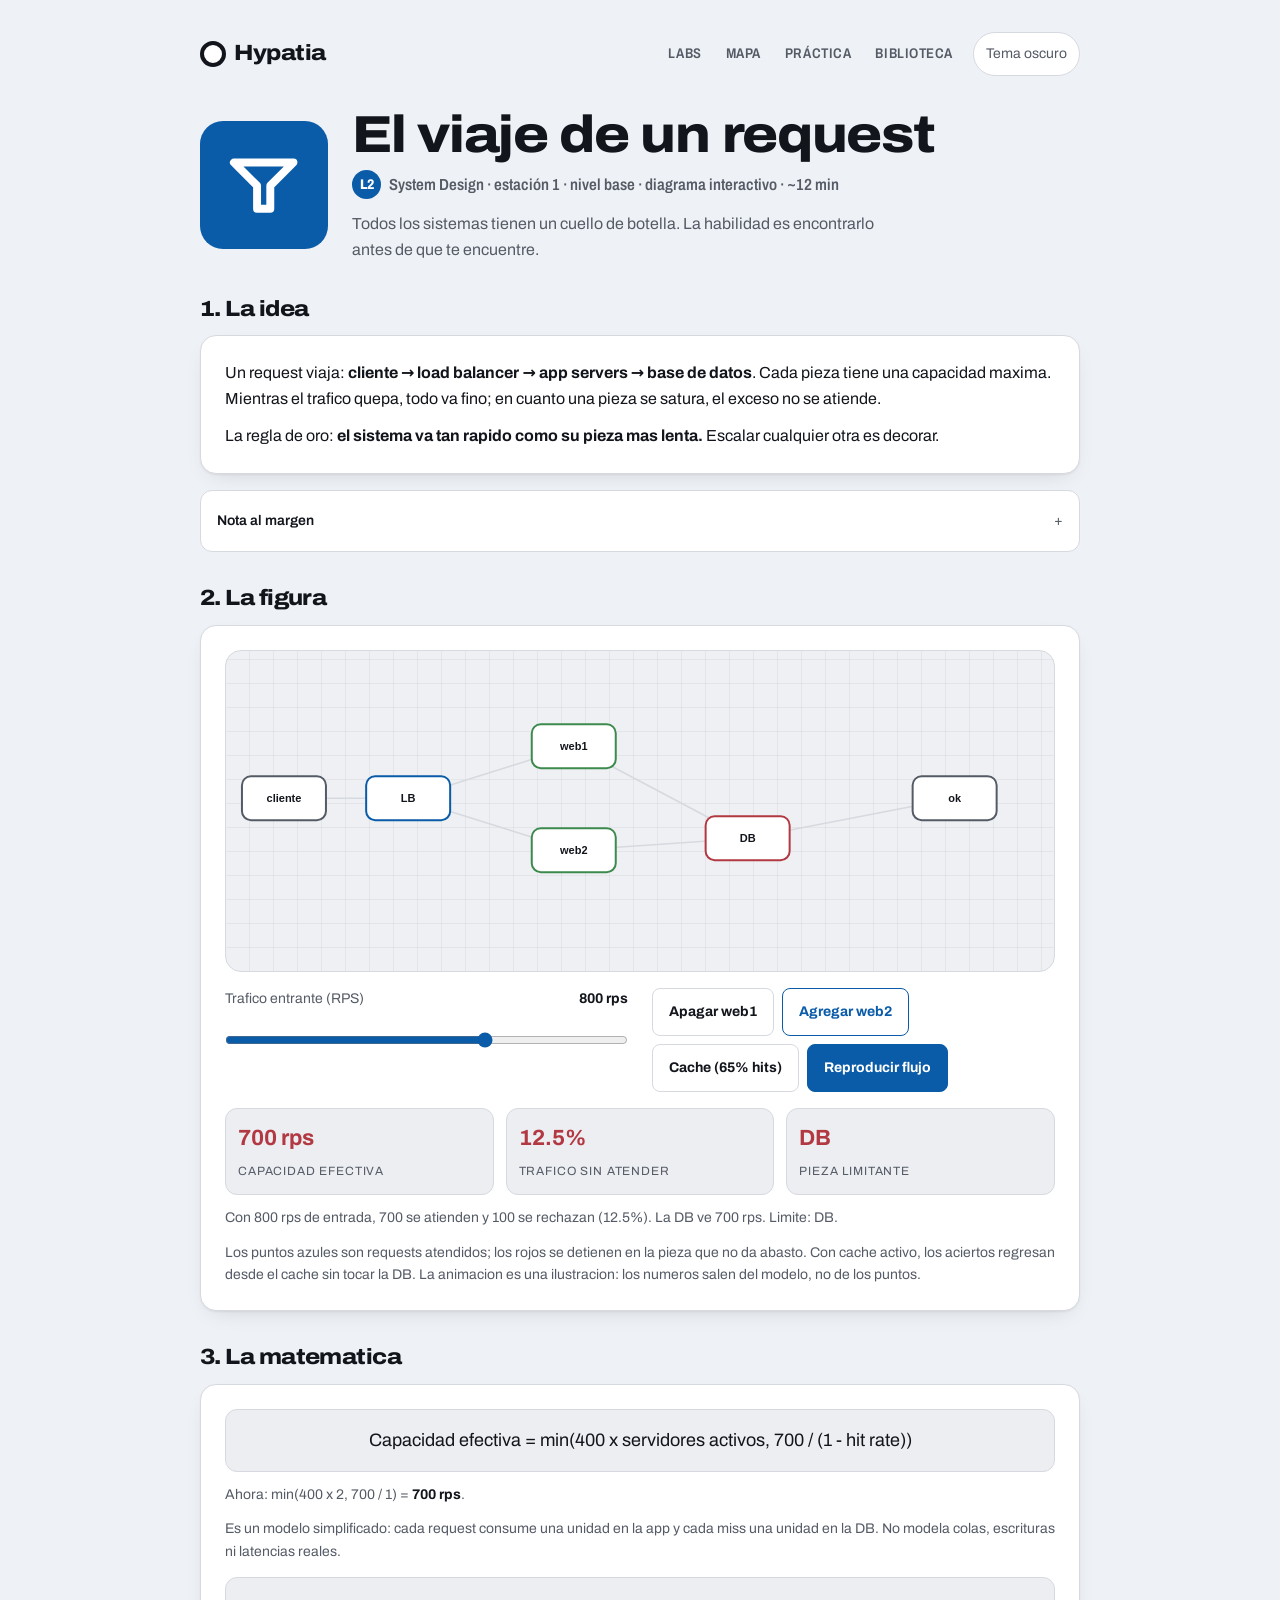
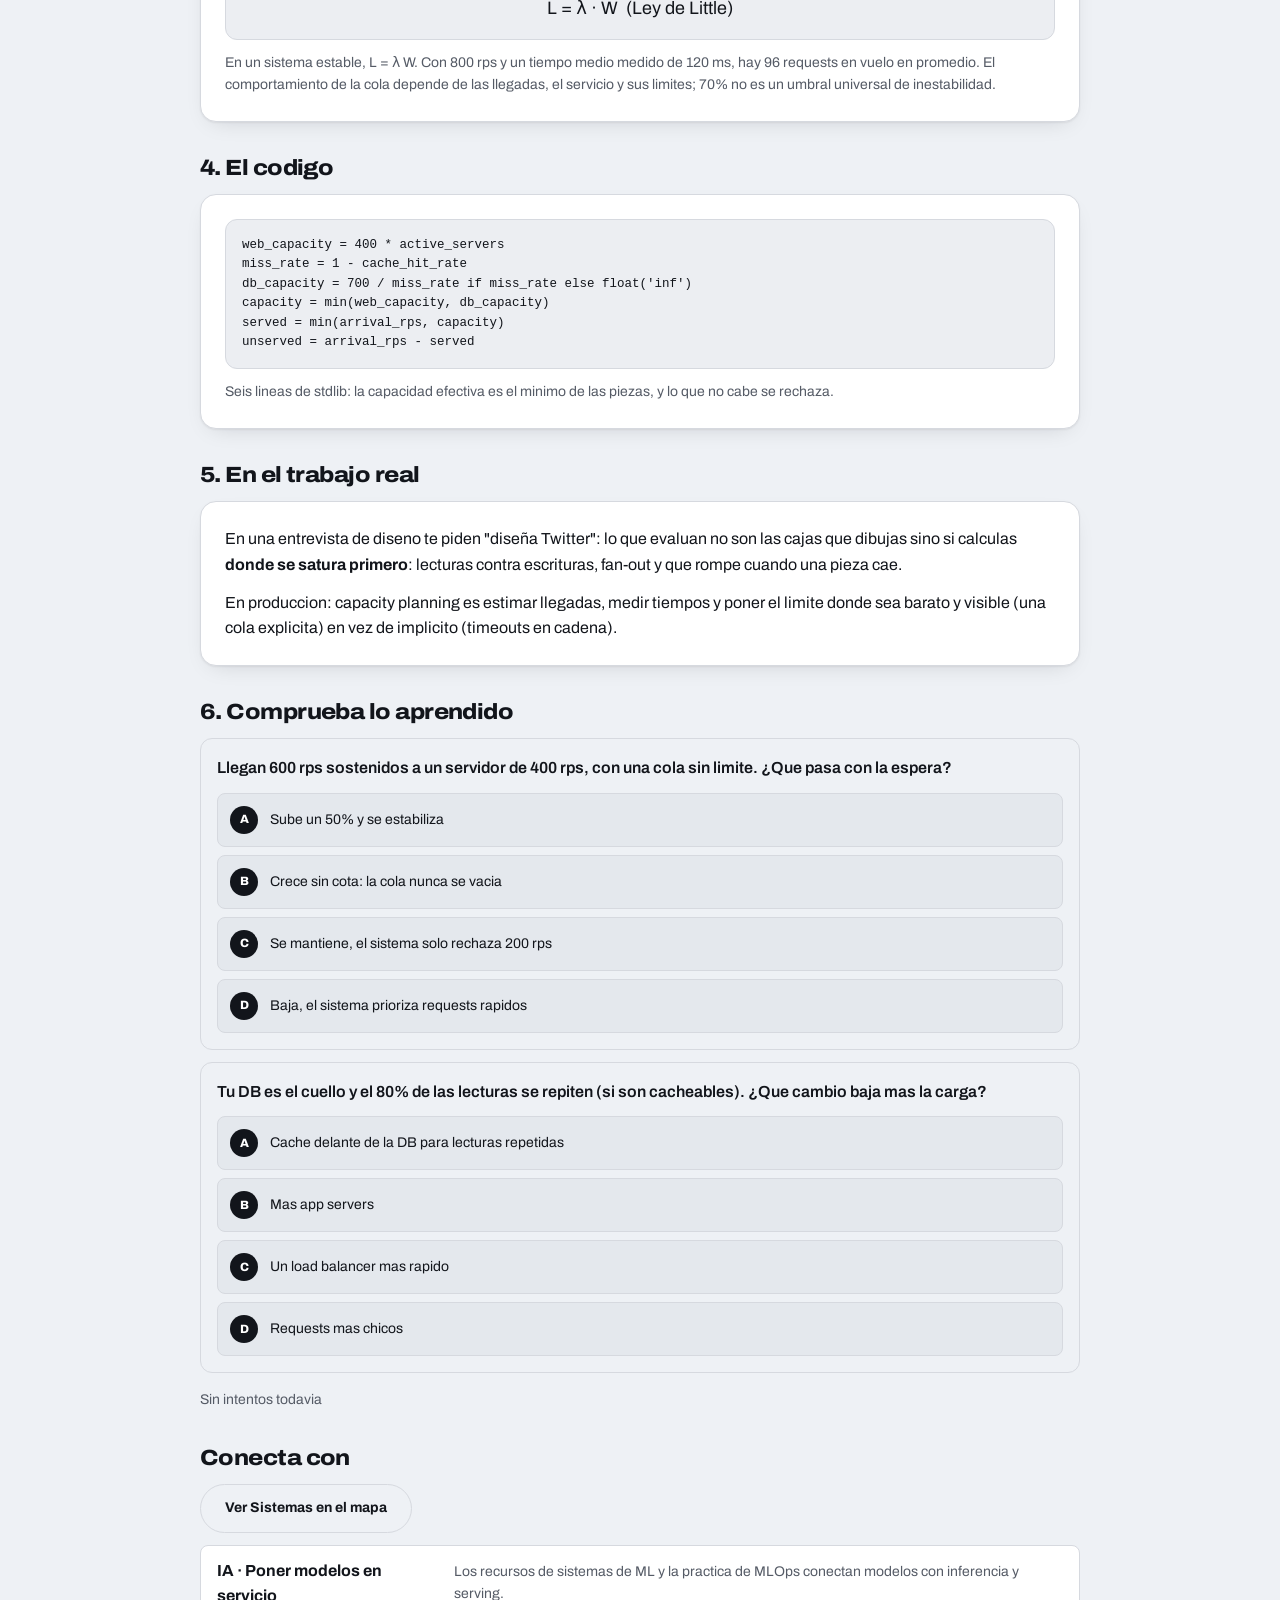
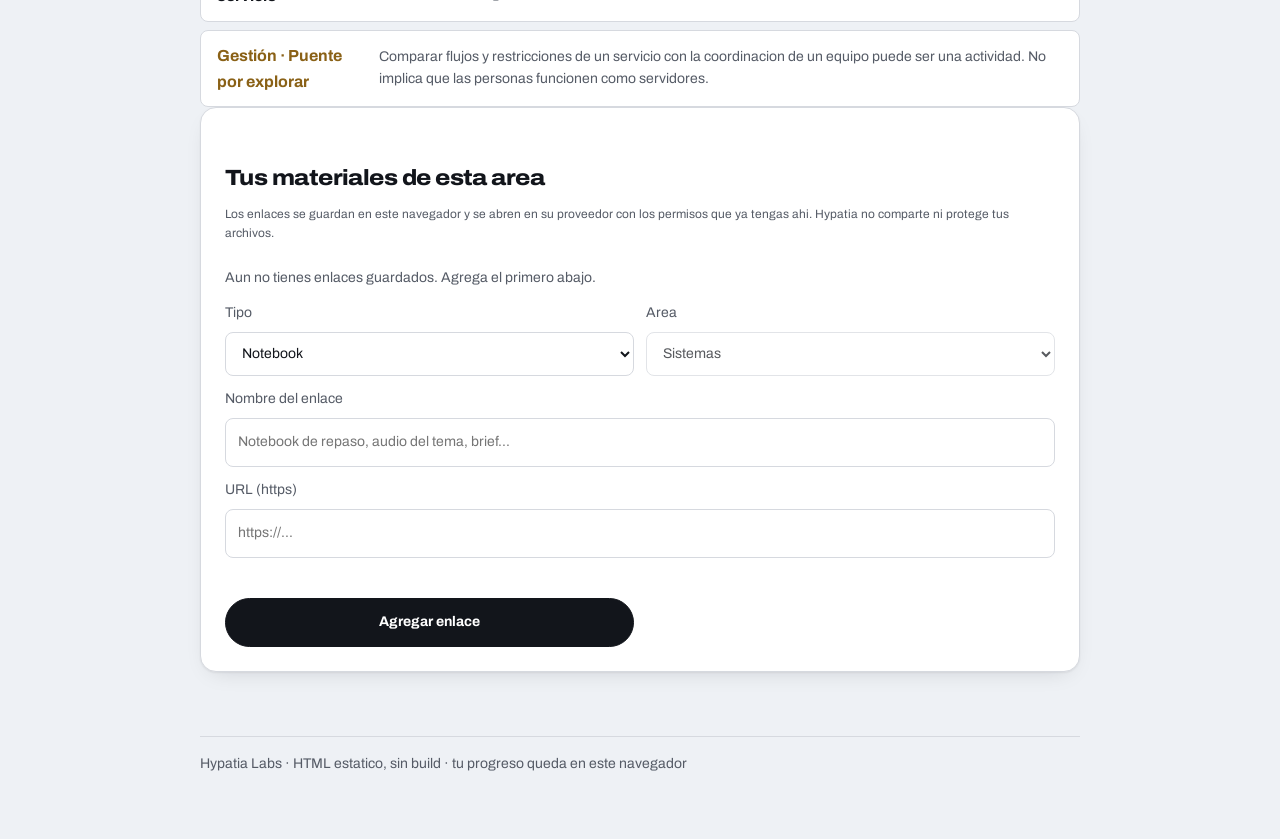
<file: Labs/system-design/01-bottleneck/index.html>
<!doctype html>
<html lang="es">
<head>
<meta charset="utf-8">
<meta name="viewport" content="width=device-width, initial-scale=1">
<title>El viaje de un request · Labs · Hypatia</title>
<link rel="icon" href="../../../favicon.svg" type="image/svg+xml">
<link rel="stylesheet" href="../../../shared/studio.css">
<script>
  (function(){try{var v=localStorage.getItem("hypatia.theme.v1");
  document.documentElement.dataset.theme=(v==="dark"||v==="light")?v:
  (matchMedia("(prefers-color-scheme: dark)").matches?"dark":"light");}catch(e){}})();
</script>
</head>
<body>
<a class="skip-link" href="#contenido">Saltar al contenido</a>
<div class="wrap">
  <header class="topbar">
    <a class="brand" href="../../../index.html">Hypatia</a>
    <nav aria-label="Principal">
      <a href="../../index.html">Labs</a>
      <a href="../../../index.html#mapa">Mapa</a>
      <a href="../../../index.html#practica">Práctica</a>
      <a href="../../../index.html#biblioteca">Biblioteca</a>
    </nav>
    <button class="theme-toggle" type="button" data-theme-toggle>Tema</button>
  </header>

  <div class="store-warning" data-store-warning hidden></div>

  <main id="contenido">
  <header class="estacion-top" style="--line-c: var(--l2)">
    <span class="picto-box" data-picto="system-design/01-bottleneck"></span>
    <div>
      <h1>El viaje de un request</h1>
      <p class="where"><span class="line-badge">L2</span> System Design · estación 1 · nivel base · diagrama interactivo · ~12 min</p>
      <p class="sub">Todos los sistemas tienen un cuello de botella. La habilidad es encontrarlo antes de que te encuentre.</p>
    </div>
  </header>

  <section aria-labelledby="sec-1">
    <h2 id="sec-1">1. La idea</h2>
    <div class="panel">
      <p>Un request viaja: <b>cliente → load balancer → app servers → base de datos</b>. Cada pieza tiene una capacidad maxima. Mientras el trafico quepa, todo va fino; en cuanto una pieza se satura, el exceso no se atiende.</p>
      <p>La regla de oro: <b>el sistema va tan rapido como su pieza mas lenta.</b> Escalar cualquier otra es decorar.</p>
    </div>
  </section>

  <aside class="margin-note" id="margen" aria-label="Nota al margen" hidden></aside>

  <section aria-labelledby="sec-2">
    <h2 id="sec-2">2. La figura</h2>
    <div class="panel">
      <div id="fig"></div>
      <div class="controls">
        <div id="sl"></div>
        <div class="tgl" style="align-self:end">
          <button class="f-press danger" type="button" id="t-kill" aria-pressed="false">Apagar web1</button>
          <button class="f-press" type="button" id="t-web" aria-pressed="false">Agregar web2</button>
          <button class="f-press" type="button" id="t-cache" aria-pressed="false">Cache (65% hits)</button>
          <button class="f-press primary" type="button" id="t-play" aria-pressed="false">Reproducir flujo</button>
        </div>
      </div>
      <div class="reads">
        <div class="r bad" id="r-cap"><b>700 rps</b><span>capacidad efectiva</span></div>
        <div class="r bad" id="r-uns"><b>12.5%</b><span>trafico sin atender</span></div>
        <div class="r bad" id="r-neck"><b>DB</b><span>pieza limitante</span></div>
      </div>
      <p class="nums" id="fig-summary" role="status">Con 800 rps de entrada, 700 se atienden y 100 se rechazan (12.5%). La DB ve 700 rps. Limite: DB.</p>
      <p class="nums">Los puntos azules son requests atendidos; los rojos se detienen en la pieza que no da abasto. Con cache activo, los aciertos regresan desde el cache sin tocar la DB. La animacion es una ilustracion: los numeros salen del modelo, no de los puntos.</p>
    </div>
  </section>

  <section aria-labelledby="sec-3">
    <h2 id="sec-3">3. La matematica</h2>
    <div class="panel">
      <div class="formula">Capacidad efectiva = min(400 x servidores activos, 700 / (1 - hit rate))</div>
      <p class="nums" id="cap-note">Ahora: min(400 x 2, 700 / 1) = <b>700 rps</b>.</p>
      <p class="nums">Es un modelo simplificado: cada request consume una unidad en la app y cada miss una unidad en la DB. No modela colas, escrituras ni latencias reales.</p>
      <div class="formula" style="margin-top:14px">L = λ · W&nbsp;&nbsp;(Ley de Little)</div>
      <p class="nums">En un sistema estable, L = λ W. Con 800 rps y un tiempo medio medido de 120 ms, hay 96 requests en vuelo en promedio. El comportamiento de la cola depende de las llegadas, el servicio y sus limites; 70% no es un umbral universal de inestabilidad.</p>
    </div>
  </section>

  <section aria-labelledby="sec-4">
    <h2 id="sec-4">4. El codigo</h2>
    <div class="panel">
<pre>web_capacity = 400 * active_servers
miss_rate = 1 - cache_hit_rate
db_capacity = 700 / miss_rate if miss_rate else float('inf')
capacity = min(web_capacity, db_capacity)
served = min(arrival_rps, capacity)
unserved = arrival_rps - served</pre>
      <p class="nums">Seis lineas de stdlib: la capacidad efectiva es el minimo de las piezas, y lo que no cabe se rechaza.</p>
    </div>
  </section>

  <section aria-labelledby="sec-5">
    <h2 id="sec-5">5. En el trabajo real</h2>
    <div class="panel">
      <p>En una entrevista de diseno te piden "diseña Twitter": lo que evaluan no son las cajas que dibujas sino si calculas <b>donde se satura primero</b>: lecturas contra escrituras, fan-out y que rompe cuando una pieza cae.</p>
      <p>En produccion: capacity planning es estimar llegadas, medir tiempos y poner el limite donde sea barato y visible (una cola explicita) en vez de implicito (timeouts en cadena).</p>
    </div>
  </section>

  <section aria-labelledby="sec-6">
    <h2 id="sec-6">6. Comprueba lo aprendido</h2>
    <div class="q" data-ok="1">
      <p>Llegan 600 rps sostenidos a un servidor de 400 rps, con una cola sin limite. ¿Que pasa con la espera?</p>
      <div class="opts">
        <button>Sube un 50% y se estabiliza</button>
        <button>Crece sin cota: la cola nunca se vacia</button>
        <button>Se mantiene, el sistema solo rechaza 200 rps</button>
        <button>Baja, el sistema prioriza requests rapidos</button>
      </div>
      <div class="why">Con llegadas sostenidas mayores que la capacidad, la cola crece cada segundo y la espera no tiene cota. En produccion las colas son finitas y hay timeouts: algo cede antes (memoria, el cliente que se rinde, el balanceador).</div>
    </div>
    <div class="q" data-ok="0">
      <p>Tu DB es el cuello y el 80% de las lecturas se repiten (si son cacheables). ¿Que cambio baja mas la carga?</p>
      <div class="opts">
        <button>Cache delante de la DB para lecturas repetidas</button>
        <button>Mas app servers</button>
        <button>Un load balancer mas rapido</button>
        <button>Requests mas chicos</button>
      </div>
      <div class="why">Mas app servers escala la pieza equivocada: la DB sigue saturada. Si las lecturas repetidas son cacheables, el cache ataca directo el cuello y la DB ve una fraccion del trabajo.</div>
    </div>
    <p class="quiz-status"></p>
    <p class="quiz-live sr-only" role="status"></p>
    <div class="quiz-done">
      <p class="msg"></p>
      <div data-score-share></div>
      <div class="row">
        <button class="btn ghost" type="button" data-quiz-retry>Reintentar</button>
        <a class="btn primary" href="../../index.html">Volver a Labs</a>
      </div>
    </div>
  </section>

  <section aria-labelledby="sec-conecta">
    <h2 id="sec-conecta">Conecta con</h2>
    <div id="connect"></div>
  </section>

  <section class="panel" id="biblioteca-leccion"></section>

  </main>
  <footer class="site">Hypatia Labs · HTML estatico, sin build · tu progreso queda en este navegador</footer>
</div>

<noscript><p class="wrap note">La figura interactiva y el registro de progreso necesitan JavaScript. Las explicaciones y las preguntas se pueden leer igual.</p></noscript>

<script src="../../../shared/lab-models.js"></script>
<script src="../../../shared/figures.js"></script>
<script src="../../../shared/theme.js"></script>
<script src="../../../shared/learning-state.js"></script>
<script src="../../../shared/pictograms.js"></script>
<script src="../../../shared/share-score.js"></script>
<script src="../../../shared/quiz.js"></script>
<script src="../../../shared/resources.js"></script>
<script src="../../tracks.js"></script>
<script src="../../books.js"></script>
<script src="../../../shared/margin.js"></script>
<script src="../../knowledge-map.js"></script>
<script src="../../../shared/map.js"></script>
<script>
"use strict";
const TRACK = "system-design", SLUG = "01-bottleneck", TOPIC = "sistemas";
StudioTheme.init();
LearningState.mountWarning(document.querySelector("[data-store-warning]"));
LearningState.visit(TRACK, SLUG);

const fig = Figure.canvas(document.getElementById("fig"), {
  height: 320,
  label: "Recorrido de un request: cliente, balanceador, servidores web, cache y base de datos",
  describedBy: "fig-summary",
});

let rps = 800, extraWeb = true, web1dead = false, cache = false;
const dots = [];
const CACHE_HIT = 0.65;

const webServers = () => (web1dead ? 0 : 1) + (extraWeb ? 1 : 0);

function NODES() {
  const w = fig.w;
  /* En lienzo angosto la topologia baja en vertical: todo queda dentro. */
  if (w < 600) {
    const midX = w / 2;
    return {
      client: { x: midX, y: 30 },
      lb:     { x: midX, y: 90 },
      webs: [
        { id: "web1", x: midX - 60, y: 150, dead: web1dead },
        { id: "web2", x: midX + 60, y: 150, dead: !extraWeb },
      ],
      cache:  { x: midX - 60, y: 225 },
      db:     { x: midX + 60, y: 225 },
      sink:   { x: midX, y: 290 },
    };
  }
  const mid = fig.h * 0.46;
  return {
    client: { x: w * .07, y: mid },
    lb:     { x: w * .22, y: mid },
    webs: [
      { id: "web1", x: w * .42, y: mid - 52, dead: web1dead },
      { id: "web2", x: w * .42, y: mid + 52, dead: !extraWeb },
    ],
    cache:  { x: w * .63, y: mid - 52 },
    db:     { x: w * .63, y: mid + 40 },
    sink:   { x: w * .88, y: mid },
  };
}

function result() {
  return LabModels.capacity({ rps, webServers: webServers(), cacheHitRate: cache ? CACHE_HIT : 0 });
}

function paintReads() {
  const r = result();
  const pct = (r.rejectedRate * 100).toFixed(1) + "%";
  const capTxt = Number.isFinite(r.effectiveCapacity) ? Math.round(r.effectiveCapacity) + " rps" : "sin limite";
  const neckTxt = r.rejectedRate > 0 || r.served >= r.effectiveCapacity
    ? (r.bottleneck === "app" ? "app servers" : "DB")
    : "holgado";
  const set = (id, txt, cls) => {
    const el = document.getElementById(id);
    el.className = "r " + cls;
    el.querySelector("b").textContent = txt;
  };
  set("r-cap", capTxt, r.rejectedRate > 0 ? "bad" : "ok");
  set("r-uns", pct, r.rejectedRate > .001 ? "bad" : "ok");
  set("r-neck", neckTxt, r.rejectedRate > .001 ? "bad" : r.rejected > 0 ? "warn" : "ok");
  document.getElementById("fig-summary").textContent =
    `Con ${rps} rps de entrada, ${Math.round(r.served)} se atienden y ${Math.round(r.rejected)} se rechazan ` +
    `(${pct}). La DB ve ${Math.round(r.dbRps)} rps. Limite: ${neckTxt}.`;
  document.getElementById("cap-note").innerHTML =
    `Ahora: min(400 x ${webServers()}, 700 / ${cache ? "(1 - 0.65)" : "1"}) = ` +
    `<b>${Number.isFinite(r.effectiveCapacity) ? Math.round(r.effectiveCapacity) : "∞"} rps</b>.`;
}

function draw() {
  const { ctx, w, h } = fig;
  if (!ctx) return;
  const C = Figure.colors();
  ctx.clearRect(0, 0, w, h);
  const N = NODES();
  const r = result();
  const websAlive = N.webs.filter(s => !s.dead);
  const dbSaturated = r.bottleneck === "db" && r.rejectedRate > 0;
  const appSaturated = r.bottleneck === "app" && r.rejectedRate > 0;

  const edge = (a, b, dash) => {
    ctx.strokeStyle = C.line; ctx.lineWidth = 1.6;
    ctx.setLineDash(dash ? [5, 4] : []);
    ctx.beginPath(); ctx.moveTo(a.x, a.y); ctx.lineTo(b.x, b.y); ctx.stroke();
    ctx.setLineDash([]);
  };
  edge(N.client, N.lb);
  for (const s of N.webs) if (!s.dead) edge(N.lb, s);
  if (cache) {
    for (const s of N.webs) if (!s.dead) { edge(s, N.cache); edge(s, N.db); }
    edge(N.cache, N.sink);
    edge(N.db, N.sink);
  } else {
    for (const s of N.webs) if (!s.dead) edge(s, N.db);
    edge(N.db, N.sink);
  }

  /* Los puntos vivos van debajo de las cajas para no tapar etiquetas; los
   * rechazados se dibujan despues como marcador en la esquina de la pieza. */
  for (const d of dots) {
    if (d.dead) continue;
    ctx.fillStyle = C.blue;
    ctx.beginPath(); ctx.arc(d.x, d.y, 3, 0, 7); ctx.fill();
  }

  const node = (p, label, col, dead) => {
    ctx.globalAlpha = dead ? .3 : 1;
    ctx.fillStyle = C.panel;
    ctx.strokeStyle = col; ctx.lineWidth = 2;
    const rw = 30, rh = 22;
    ctx.beginPath(); ctx.roundRect(p.x - rw * 1.4, p.y - rh, rw * 2.8, rh * 2, 9);
    ctx.fill(); ctx.stroke();
    ctx.fillStyle = dead ? C.red : C.ink;
    ctx.font = "600 11px 'Space Grotesk', sans-serif"; ctx.textAlign = "center";
    ctx.fillText(label, p.x, p.y + 4);
    ctx.globalAlpha = 1;
  };
  node(N.client, "cliente", C.muted, false);
  node(N.lb, "LB", C.accent, websAlive.length === 0);
  for (const s of N.webs) node(s, s.dead ? s.id + " x" : s.id,
    s.dead ? C.red : (appSaturated ? C.orange : C.green), s.dead);
  if (cache) node(N.cache, "cache", C.blue, false);
  node(N.db, "DB", dbSaturated ? C.red : C.orange, false);
  node(N.sink, "ok", C.muted, false);

  /* El punto rechazado se detiene en el centro de la pieza que fallo y las
   * cajas son opacas: el marcador rojo va arriba a la derecha de la caja,
   * encima de todo, para que el rechazo se vea. */
  for (const d of dots) {
    if (!d.dead) continue;
    ctx.fillStyle = C.red;
    ctx.beginPath(); ctx.arc(d.x + 30, d.y - 12, 3, 0, 7); ctx.fill();
  }
}

function tick(dt) {
  const N = NODES();
  const r = result();
  const websAlive = N.webs.filter(s => !s.dead);

  if (Math.random() < rps * dt / 10 && dots.length < 500) {
    dots.push({ leg: 0, prog: 0, dead: false,
                web: websAlive[Math.floor(Math.random() * websAlive.length)] || null,
                hit: cache && Math.random() < CACHE_HIT,
                rejected: Math.random() < r.rejectedRate });
  }

  for (const d of dots) {
    /* Un request rechazado se queda quieto en la pieza que fallo ~0.4 s
       antes de desaparecer: el rojo se ve, no se evapora. */
    if (d.dead) { d.hold -= dt; if (d.hold <= 0) d.gone = true; continue; }
    d.prog += dt * 1.3;
    /* Tramo actual del request. */
    const legs = [];
    legs.push([N.client, N.lb]);
    legs.push([N.lb, d.web || N.lb]);
    if (cache && d.hit) {
      legs.push([d.web || N.lb, N.cache]);
      legs.push([N.cache, N.sink]);
    } else {
      legs.push([d.web || N.lb, N.db]);
      legs.push([N.db, N.sink]);
    }
    const seg = legs[Math.min(d.leg, legs.length - 1)];
    const t = Math.min(d.prog, 1);
    d.x = seg[0].x + (seg[1].x - seg[0].x) * t;
    d.y = seg[0].y + (seg[1].y - seg[0].y) * t;
    if (d.prog >= 1) {
      d.prog = 0; d.leg++;
      /* El request muere en la primera pieza que no lo puede atender:
         sin apps vivas en el LB; en su app si el cuello es la capa web;
         en la DB si el cuello es la DB y el request no sale del cache. */
      if (d.leg === 1 && !websAlive.length) d.dead = true;
      else if (d.leg === 2 && (!d.web || d.web.dead)) d.dead = true;
      else if (d.leg === 2 && r.bottleneck === "app" && d.rejected) d.dead = true;
      else if (d.leg === 3 && r.bottleneck === "db" && d.rejected && !(cache && d.hit)) d.dead = true;
      if (d.dead) {
        d.x = seg[1].x; d.y = seg[1].y; d.hold = 0.4;
      } else if (d.leg >= legs.length) d.gone = true;
    }
  }
  for (let i = dots.length - 1; i >= 0; i--) if (dots[i].gone) dots.splice(i, 1);
  draw();
}

const loop = Figure.animate(tick, { el: fig.el, autoplay: false });

const tWeb = document.getElementById("t-web"),
      tKill = document.getElementById("t-kill"),
      tCache = document.getElementById("t-cache"),
      tPlay = document.getElementById("t-play");

function sync() {
  tWeb.setAttribute("aria-pressed", extraWeb ? "true" : "false");
  tKill.setAttribute("aria-pressed", web1dead ? "true" : "false");
  tCache.setAttribute("aria-pressed", cache ? "true" : "false");
  const playing = loop.playing;
  tPlay.setAttribute("aria-pressed", playing ? "true" : "false");
  tPlay.disabled = !loop.enabled;
  tPlay.textContent = !loop.enabled
    ? "Animacion no disponible (movimiento reducido)"
    : playing ? "Pausar flujo" : "Reproducir flujo";
  paintReads();
  draw();
}
/* Al cambiar la topologia los puntos en vuelo quedaban apuntando a piezas
   viejas; se limpian y el flujo arranca con el sistema actual. */
tWeb.onclick = () => { extraWeb = !extraWeb; dots.length = 0; sync(); };
tKill.onclick = () => { web1dead = !web1dead; dots.length = 0; sync(); };
tCache.onclick = () => { cache = !cache; dots.length = 0; sync(); };
tPlay.onclick = () => { loop.playing ? loop.pause() : loop.play(); sync(); };
loop.onChange = () => sync();
fig.onRedraw = draw;

Figure.slider(document.getElementById("sl"), {
  label: "Trafico entrante (RPS)", min: 50, max: 1200, step: 25, value: rps,
  fmt: v => v + " rps", oninput: v => { rps = v; sync(); }
});

StudioQuiz.mount(document.querySelectorAll("section")[5], { track: TRACK, slug: SLUG });
StudioMap.connect(document.getElementById("connect"), TOPIC, {
  data: KNOWLEDGE_MAP, homeHref: "../../../index.html",
});
StudioMargin.mount(document.getElementById("margen"),
  LABS_TRACKS.find(t => t.id === TRACK)?.lessons.find(l => l.slug === SLUG)?.margin, BOOKS);
StudioResources.mount(document.getElementById("biblioteca-leccion"), {
  trackId: TOPIC, title: "Tus materiales de esta area", fixedTopic: true, heading: "h2",
});

sync();
</script>
</body>
</html>
</file>
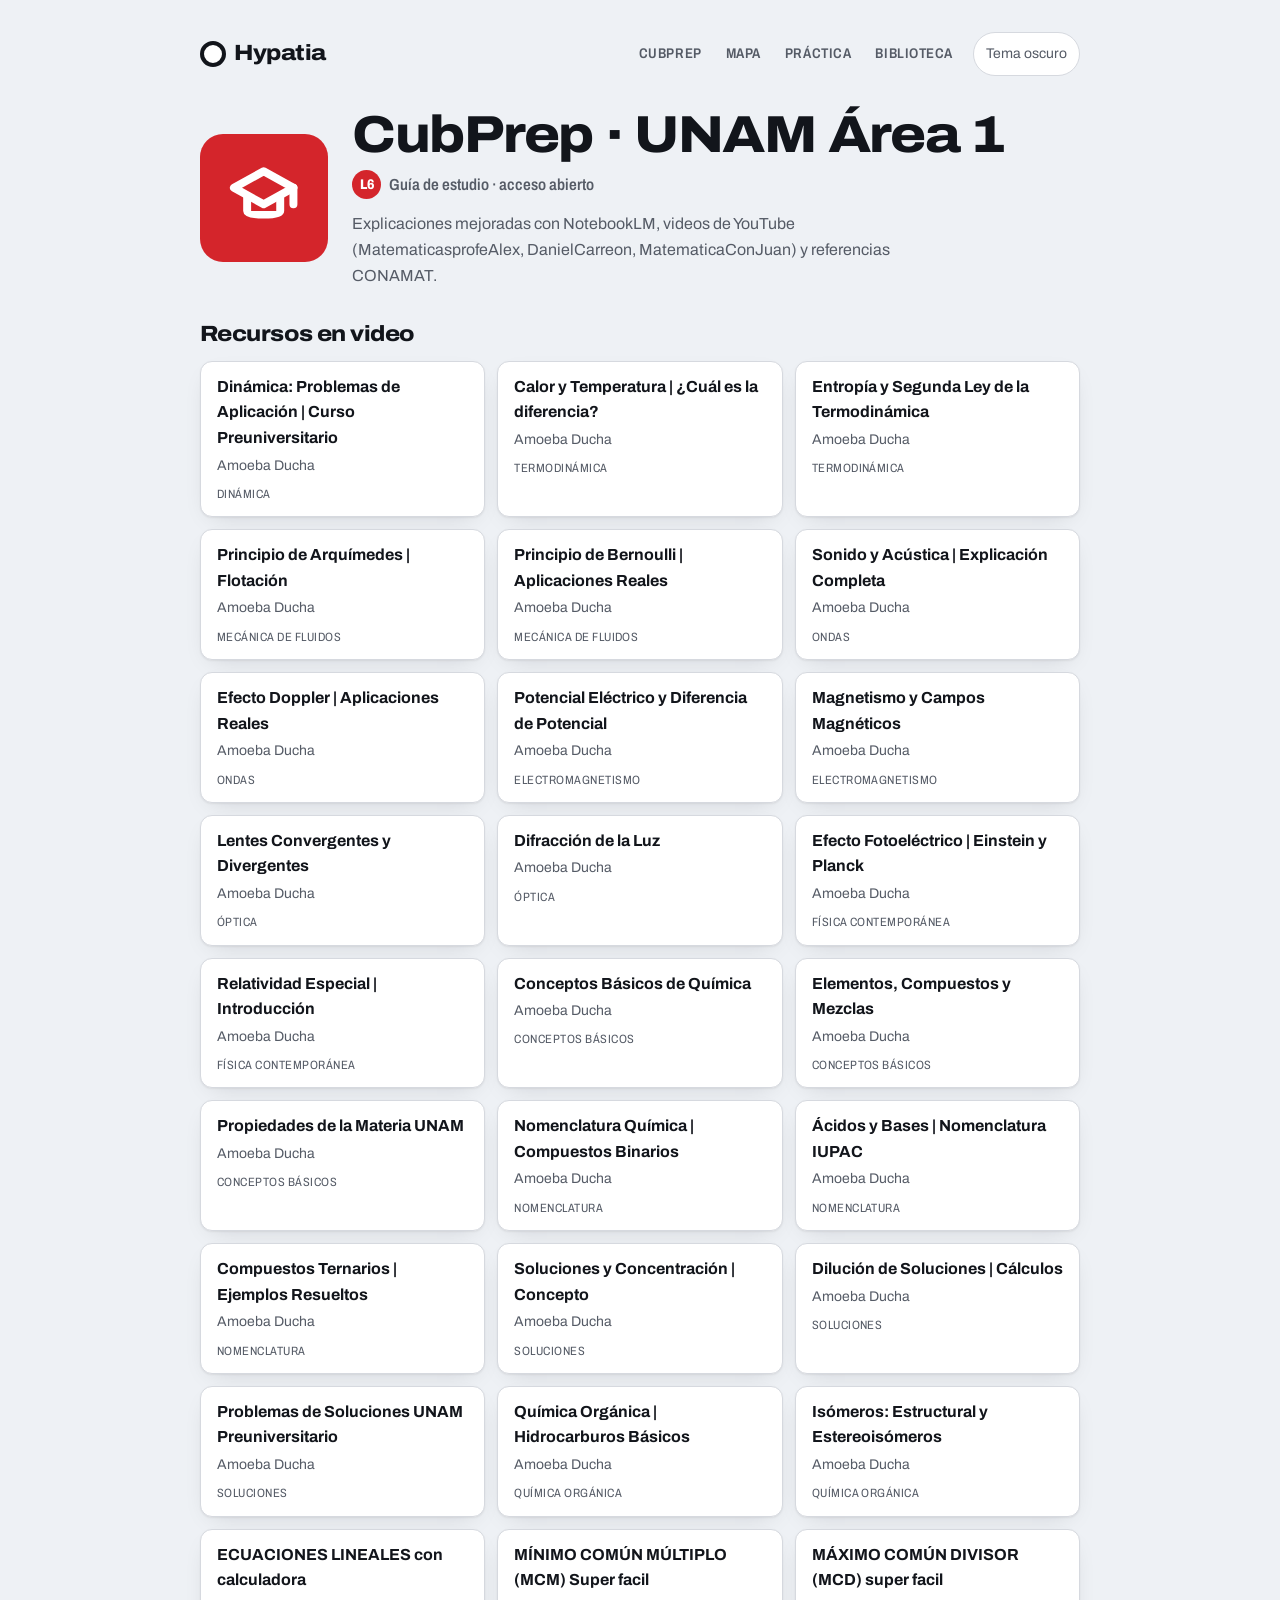
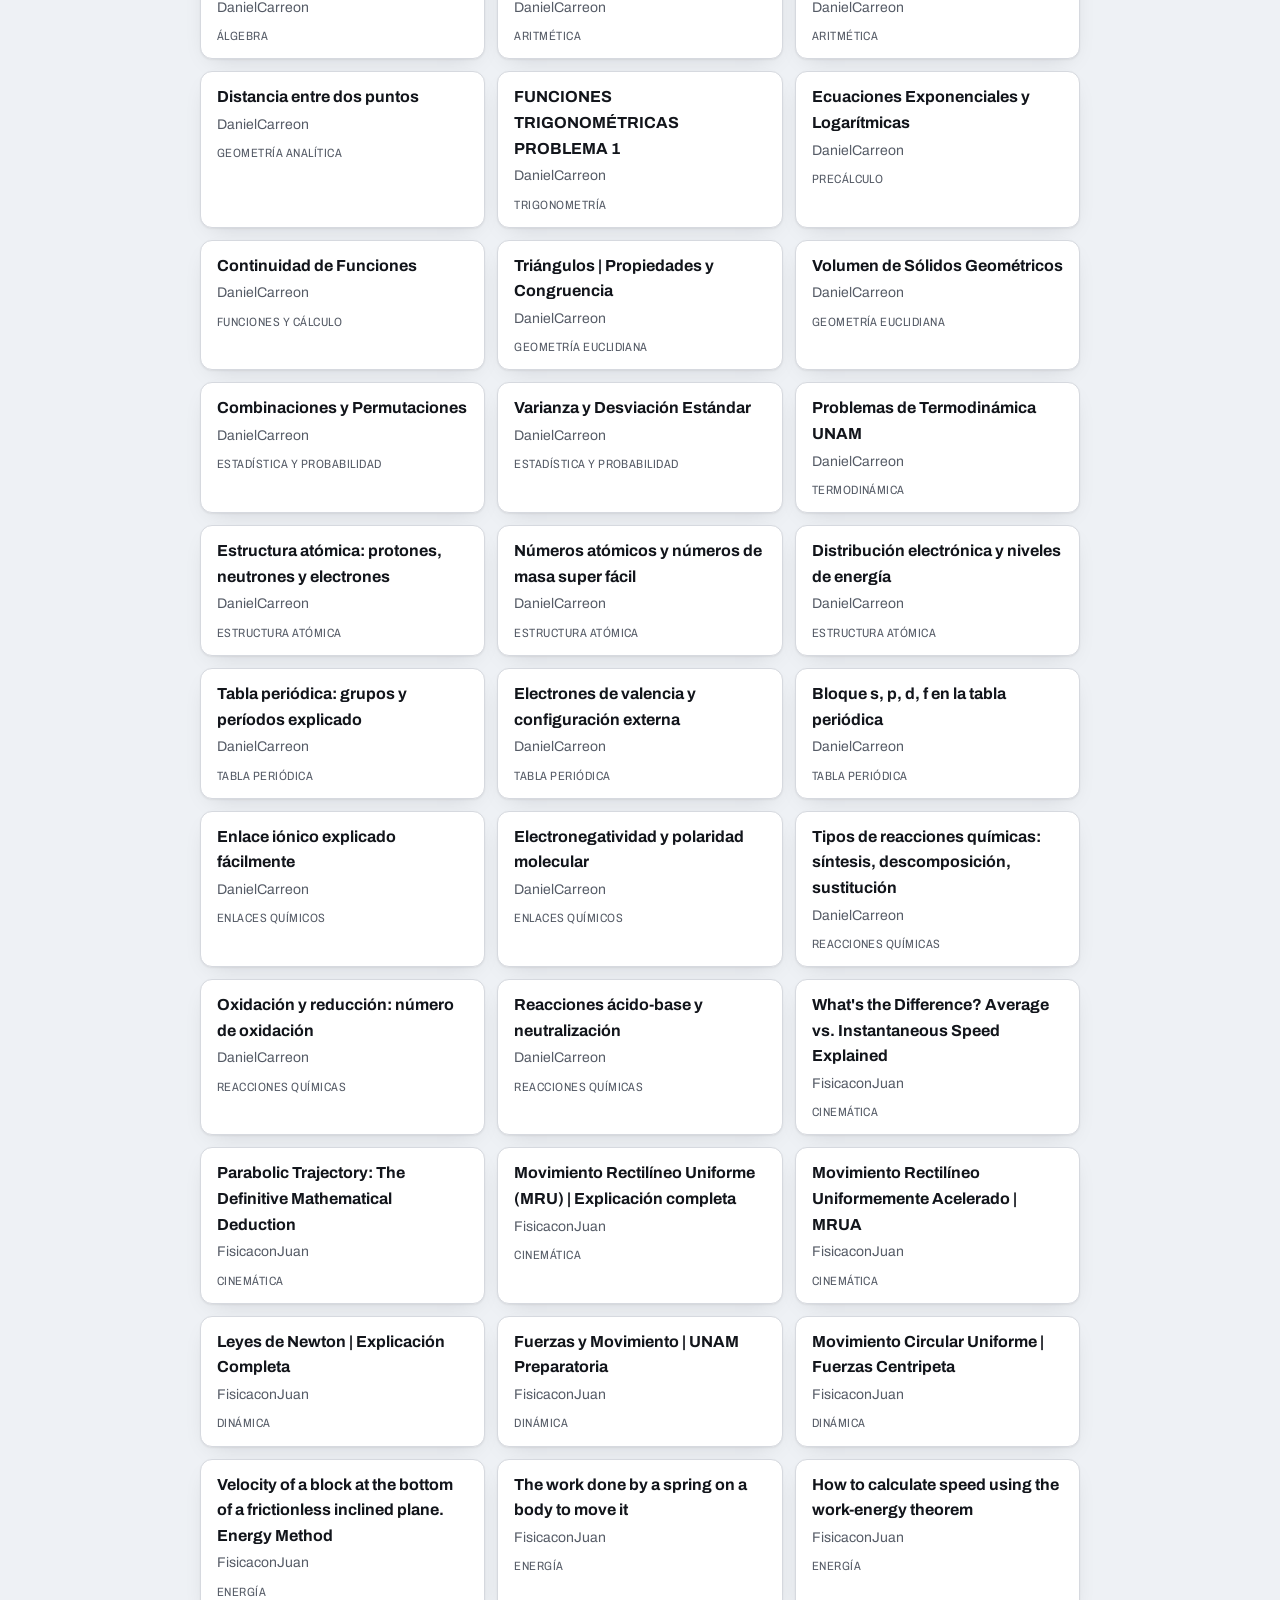
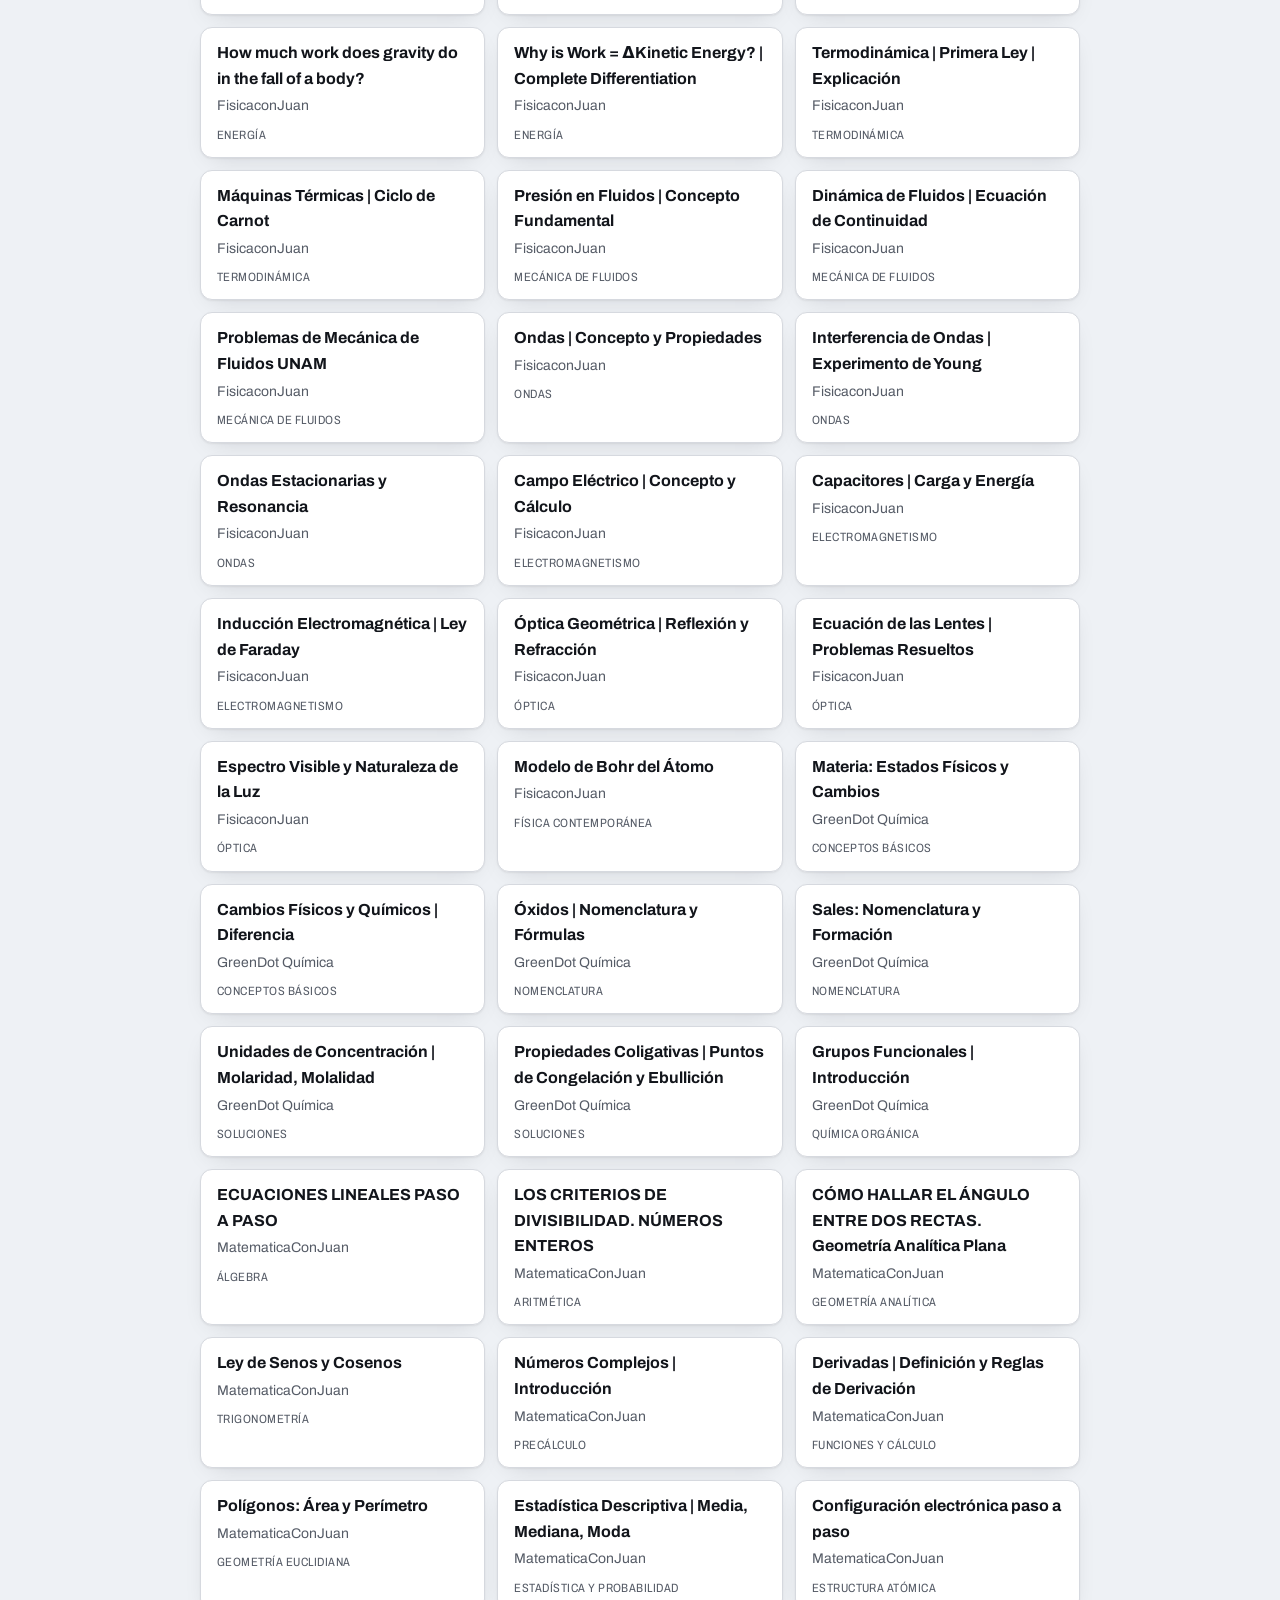
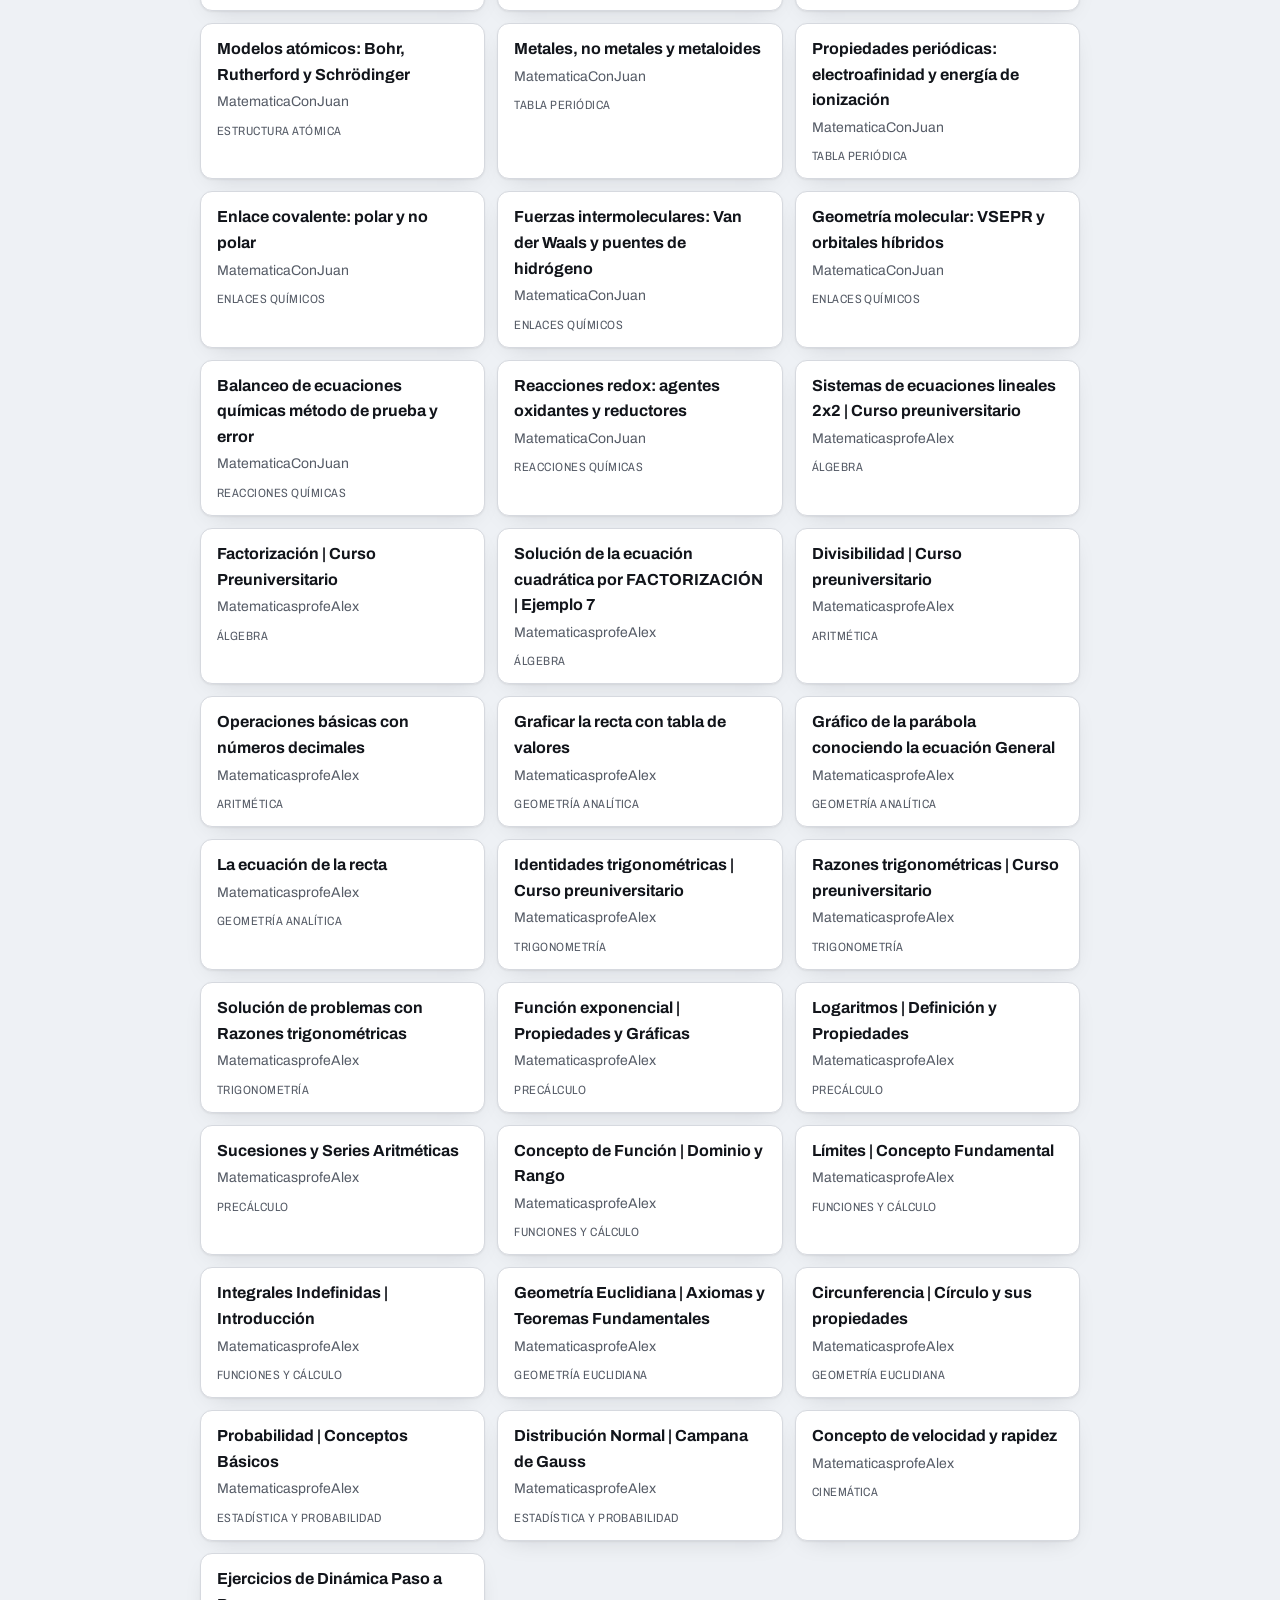
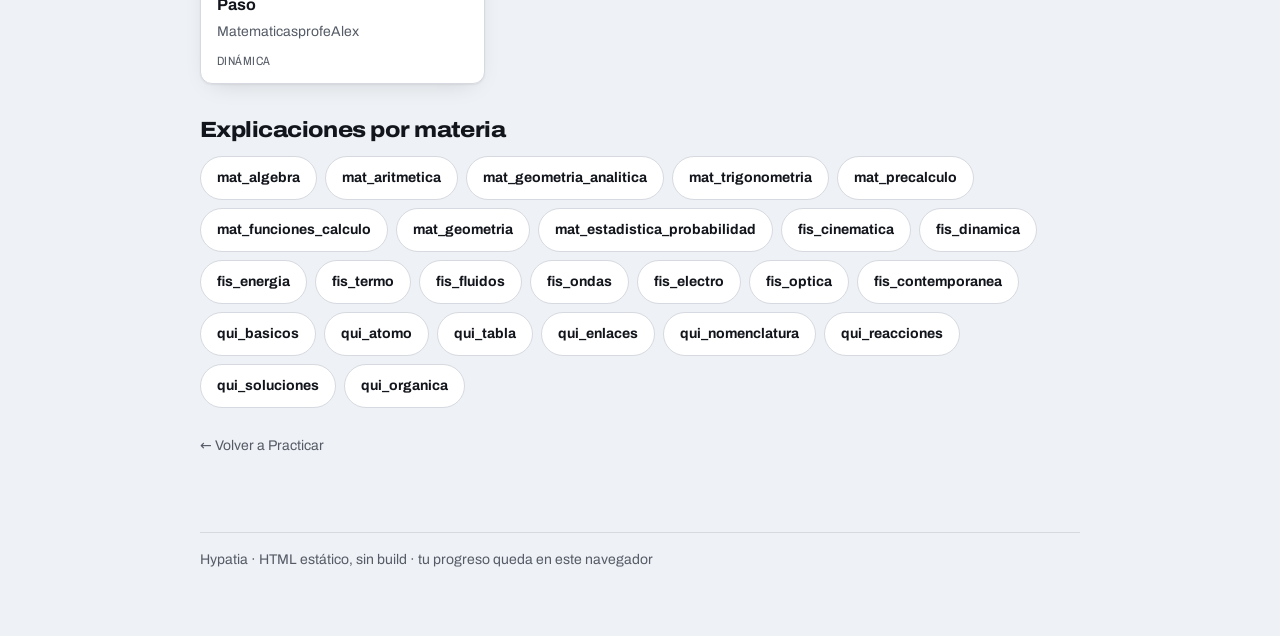
<file: CubPrep/study-guide.html>
<!doctype html>
<html lang="es">
<head>
  <meta charset="utf-8">
  <meta name="viewport" content="width=device-width, initial-scale=1">
  <title>CubPrep · UNAM Área 1 - Guía de Estudio</title>
  <link rel="stylesheet" href="../shared/tokens.css">
  <link rel="stylesheet" href="../shared/studio.css">
  <script>
    (function(){try{var v=localStorage.getItem("hypatia.theme.v1");
    document.documentElement.dataset.theme=(v==="dark"||v==="light")?v:
    (matchMedia("(prefers-color-scheme: dark)").matches?"dark":"light");}catch(e){}})();
  </script>
  <style>
    .subject-nav { display: flex; flex-wrap: wrap; gap: var(--space-2); margin: var(--space-3) 0 var(--space-4); }
    .subject-btn {
      min-height: var(--tap);
      padding: var(--space-2) var(--space-4);
      border-radius: var(--radius-pill);
      border: 1px solid var(--line);
      background: var(--panel);
      color: var(--ink);
      font: inherit;
      font-weight: 700;
      font-size: var(--text-sm);
      cursor: pointer;
    }
    .subject-btn:hover { border-color: var(--line-c); color: var(--line-c); }
    .subject-btn.active { background: var(--line-c); border-color: var(--line-c); color: var(--l-ink); }

    .video-grid { display: grid; grid-template-columns: repeat(auto-fill, minmax(min(100%, 260px), 1fr)); gap: var(--space-3); margin-top: var(--space-3); }
    .video-card {
      background: var(--panel);
      border: 1px solid var(--line);
      border-radius: var(--radius-md);
      padding: var(--space-3) var(--space-4);
      box-shadow: var(--shadow);
    }
    .video-card:hover { border-color: var(--line-c); }
    .video-card a { color: var(--ink); font-weight: 700; text-decoration: none; display: block; }
    .video-card a:hover { color: var(--line-c); text-decoration: underline; }
    .video-card .channel { color: var(--muted); font-size: var(--text-sm); margin-top: var(--space-1); }
    .video-card .topics { margin-top: var(--space-2); font-size: var(--text-xs); color: var(--muted); font-stretch: var(--stretch-label); text-transform: uppercase; letter-spacing: 0.04em; }

    .topic-section { display: none; }
    .topic-section.active { display: block; }
    .topic-group {
      background: var(--panel);
      border: 1px solid var(--line);
      border-radius: var(--radius-panel);
      padding: var(--space-5);
      box-shadow: var(--shadow);
      margin-bottom: var(--space-4);
    }
    .topic-group h3 { font-size: var(--text-lg); margin-bottom: var(--space-3); padding-bottom: var(--space-2); border-bottom: 1px solid var(--line); text-transform: capitalize; }
    .explanation-card {
      background: var(--panel-2);
      border: 1px solid var(--line);
      border-radius: var(--radius-md);
      padding: var(--space-4);
      margin-bottom: var(--space-3);
    }
    .explanation-card h4 { font-size: var(--text-base); margin-bottom: var(--space-3); text-transform: capitalize; }
    .exp-block { margin-bottom: var(--space-3); }
    .exp-label { font-size: var(--text-xs); font-weight: 700; font-stretch: var(--stretch-label); text-transform: uppercase; letter-spacing: var(--tracking-caps); color: var(--muted); margin-bottom: var(--space-1); }
    .exp-content { line-height: var(--leading); white-space: pre-wrap; overflow-wrap: anywhere; }

    .video-ref { background: var(--panel); border: 1px solid var(--line); border-radius: var(--radius-ctl); padding: var(--space-3); margin-top: var(--space-3); }
    .video-ref-title { font-weight: 600; font-size: var(--text-sm); margin-bottom: var(--space-2); }
    .video-ref a { display: block; color: var(--accent); font-size: var(--text-sm); margin-bottom: var(--space-1); }

    .conamat-ref {
      display: inline-block;
      background: var(--line-c);
      color: var(--l-ink);
      padding: var(--space-1) var(--space-3);
      border-radius: var(--radius-pill);
      font-size: var(--text-xs);
      font-weight: 700;
      font-stretch: var(--stretch-label);
      margin-top: var(--space-2);
    }

    .loading { text-align: center; padding: var(--space-7); color: var(--muted); }
    .loading::after {
      content: "";
      display: block;
      width: 40px; height: 40px;
      border: 3px solid var(--line);
      border-top-color: var(--line-c);
      border-radius: 50%;
      margin: var(--space-3) auto 0;
      animation: spin 1s linear infinite;
    }
    @keyframes spin { to { transform: rotate(360deg); } }
  </style>
<script defer src="/positronica-analytics.js"></script>
</head>
<body>
<a class="skip-link" href="#contenido">Saltar al contenido</a>
<div class="wrap" style="--line-c: var(--l6)">
  <header class="topbar">
    <a class="brand" href="../index.html">Hypatia</a>
    <nav aria-label="Principal">
      <a href="./index.html">CubPrep</a>
      <a href="../index.html#mapa">Mapa</a>
      <a href="../index.html#practica">Práctica</a>
      <a href="../index.html#biblioteca">Biblioteca</a>
    </nav>
    <button class="theme-toggle" type="button" data-theme-toggle>Tema</button>
  </header>

  <main id="contenido">
  <header class="estacion-top" style="--line-c: var(--l6)">
    <span class="picto-box" data-picto="cubprep"></span>
    <div>
      <h1>CubPrep&nbsp;· UNAM Área 1</h1>
      <p class="where"><span class="line-badge">L6</span> Guía de estudio · acceso abierto</p>
      <p class="sub">Explicaciones mejoradas con NotebookLM, videos de YouTube (MatematicasprofeAlex, DanielCarreon, MatematicaConJuan) y referencias CONAMAT.</p>
    </div>
  </header>

  <section aria-labelledby="sec-videos">
    <h2 id="sec-videos">Recursos en video</h2>
    <div class="video-grid" id="videoGrid"></div>
  </section>

  <section aria-labelledby="sec-materias">
    <h2 id="sec-materias">Explicaciones por materia</h2>
    <div class="subject-nav" id="subjectNav"></div>
    <div id="topicsContent">
      <div class="loading">Cargando explicaciones...</div>
    </div>
  </section>

  <a class="back-link" href="./index.html">← Volver a Practicar</a>
  </main>
  <footer class="site">Hypatia · HTML estático, sin build · tu progreso queda en este navegador</footer>
</div>

<!-- Load explanations as JS to work with file:// protocol -->
<script src="./enhanced_explanations.js"></script>
<script src="./video_refs.js"></script>
<script>
  const SUBJECT_NAMES = {
    matematicas: 'Matemáticas',
    fisica: 'Física',
    quimica: 'Química',
    biologia: 'Biología',
    espanol: 'Español',
    literatura: 'Literatura',
    historia_mx: 'Historia México',
    geografia: 'Geografía',
    filosofia: 'Filosofía'
  };

  let enhancedData = null;
  let currentSubject = 'matematicas';

  async function loadData() {
    try {
      // Try window variable first (from <script> tag, works with file://)
      if (typeof window.ENHANCED_EXPLANATIONS !== 'undefined') {
        enhancedData = window.ENHANCED_EXPLANATIONS;
      } else {
        // Fallback to fetch (works with HTTP server)
        const response = await fetch('enhanced_explanations.json');
        enhancedData = await response.json();
      }
      renderSubjectNav();
      renderVideos();
      renderTopics();
      showSubject(currentSubject);
    } catch (e) {
      document.getElementById('topicsContent').innerHTML =
        '<div class="loading">Error al cargar explicaciones. Verifica que enhanced_explanations.json existe.</div>';
    }
  }

  function renderSubjectNav() {
    const nav = document.getElementById('subjectNav');
    nav.innerHTML = Object.keys(enhancedData.topics).map(subject =>
      `<button class="subject-btn ${subject === currentSubject ? 'active' : ''}" data-subject="${subject}">${SUBJECT_NAMES[subject] || subject}</button>`
    ).join('');

    nav.querySelectorAll('.subject-btn').forEach(btn => {
      btn.addEventListener('click', () => showSubject(btn.dataset.subject));
    });
  }

   function renderVideos() {
     const grid = document.getElementById('videoGrid');
     let allVideos = [];

     // Add videos from enhanced_explanations.js if available
     if (enhancedData.videos) {
       allVideos = allVideos.concat(enhancedData.videos);
     }

     // Add videos from video_refs.js (all official tags + legacy)
     if (typeof window.VIDEO_REFS !== 'undefined') {
       // Get official topics grouped by subject
       const subjects = getOfficialTopicsBySubject ? getOfficialTopicsBySubject() : null;

       if (subjects) {
         // Use official tags only (skip legacy fallback)
         const allOfficialTags = [...subjects.math, ...subjects.physics, ...subjects.chemistry];
         for (const tag of allOfficialTags) {
           const videos = window.VIDEO_REFS[tag];
           if (videos && Array.isArray(videos)) {
             allVideos = allVideos.concat(videos.map(v => ({
               ...v,
               topic: tag,
               displayTopic: getTopicDisplayName ? getTopicDisplayName(tag) : tag
             })));
           }
         }
       } else {
         // Fallback: iterate all keys except legacy
         for (const [topic, videos] of Object.entries(window.VIDEO_REFS)) {
           if (topic !== '_legacy_' && Array.isArray(videos)) {
             allVideos = allVideos.concat(videos.map(v => ({
               ...v,
               topic: topic,
               displayTopic: topic.replace(/_/g, ' ')
             })));
           }
         }
       }
     }

     // Deduplicate by URL
     const seen = new Set();
     allVideos = allVideos.filter(v => {
       if (seen.has(v.url)) return false;
       seen.add(v.url);
       return true;
     });

     // Sort by channel for better organization
     allVideos.sort((a, b) => (a.channel || '').localeCompare(b.channel || ''));

     grid.innerHTML = allVideos.map(video => `
       <div class="video-card">
         <a href="${video.url}" target="_blank" rel="noopener">${video.title}</a>
         <div class="channel">${video.channel || 'Canal desconocido'}</div>
         <div class="topics">${video.displayTopic || video.topic || ''}</div>
       </div>
     `).join('');
  }

  function renderTopics() {
    const content = document.getElementById('topicsContent');
    let html = '';

    for (const [subject, subjectData] of Object.entries(enhancedData.topics)) {
      html += `<div class="topic-section" data-subject="${subject}">`;

      for (const [tema, temaData] of Object.entries(subjectData)) {
        html += `<div class="topic-group">`;
        html += `<h3>${tema.replace(/_/g, ' ')}</h3>`;

        for (const [subtema, exp] of Object.entries(temaData)) {
          html += `<div class="explanation-card">`;
          html += `<h4>${subtema.replace(/_/g, ' ')}</h4>`;

          if (exp.concept) {
            html += `<div class="exp-block"><div class="exp-label">Concepto</div><div class="exp-content">${exp.concept}</div></div>`;
          }
          if (exp.example) {
            html += `<div class="exp-block"><div class="exp-label">Ejemplo</div><div class="exp-content">${exp.example}</div></div>`;
          }
          if (exp.common_mistakes) {
            html += `<div class="exp-block"><div class="exp-label">Errores comunes</div><div class="exp-content">${exp.common_mistakes}</div></div>`;
          }

          if (exp.video_ref && exp.video_ref.length > 0) {
            html += `<div class="video-ref"><div class="video-ref-title">Videos relacionados:</div>`;
            exp.video_ref.forEach(videoId => {
              const video = enhancedData.videos.find(v => v.id === videoId);
              if (video) {
                html += `<a href="${video.url}" target="_blank" rel="noopener">${video.title} - ${video.channel}</a>`;
              }
            });
            html += `</div>`;
          }

          if (typeof window.getVideos !== 'undefined') {
            var topicVideos = window.getVideos(tema);
            if (topicVideos && topicVideos.length > 0) {
              html += '<div class="video-ref"><div class="video-ref-title">Canales preferidos (hasta 3):</div>';
              topicVideos.slice(0, 3).forEach(function(v) {
                html += '<a href="' + v.url + '" target="_blank" rel="noopener">' + v.title + ' - ' + v.channel + '</a>';
              });
              html += '</div>';
            }
          }

          if (exp.conamat_pages) {
            html += `<span class="conamat-ref">CONAMAT: ${exp.conamat_pages}</span>`;
          }

          html += `</div>`;
        }

        html += `</div>`;
      }

      html += `</div>`;
    }

    content.innerHTML = html;
  }

  function showSubject(subject) {
    currentSubject = subject;

    // Update buttons
    document.querySelectorAll('.subject-btn').forEach(btn => {
      btn.classList.toggle('active', btn.dataset.subject === subject);
    });

    // Show/hide sections
    document.querySelectorAll('.topic-section').forEach(section => {
      section.classList.toggle('active', section.dataset.subject === subject);
    });
  }

  loadData();
</script>
<script src="../shared/theme.js"></script>
<script src="../shared/pictograms.js"></script>
<script>
"use strict";
StudioTheme.init();
</script>
</body>
</html>
</file>
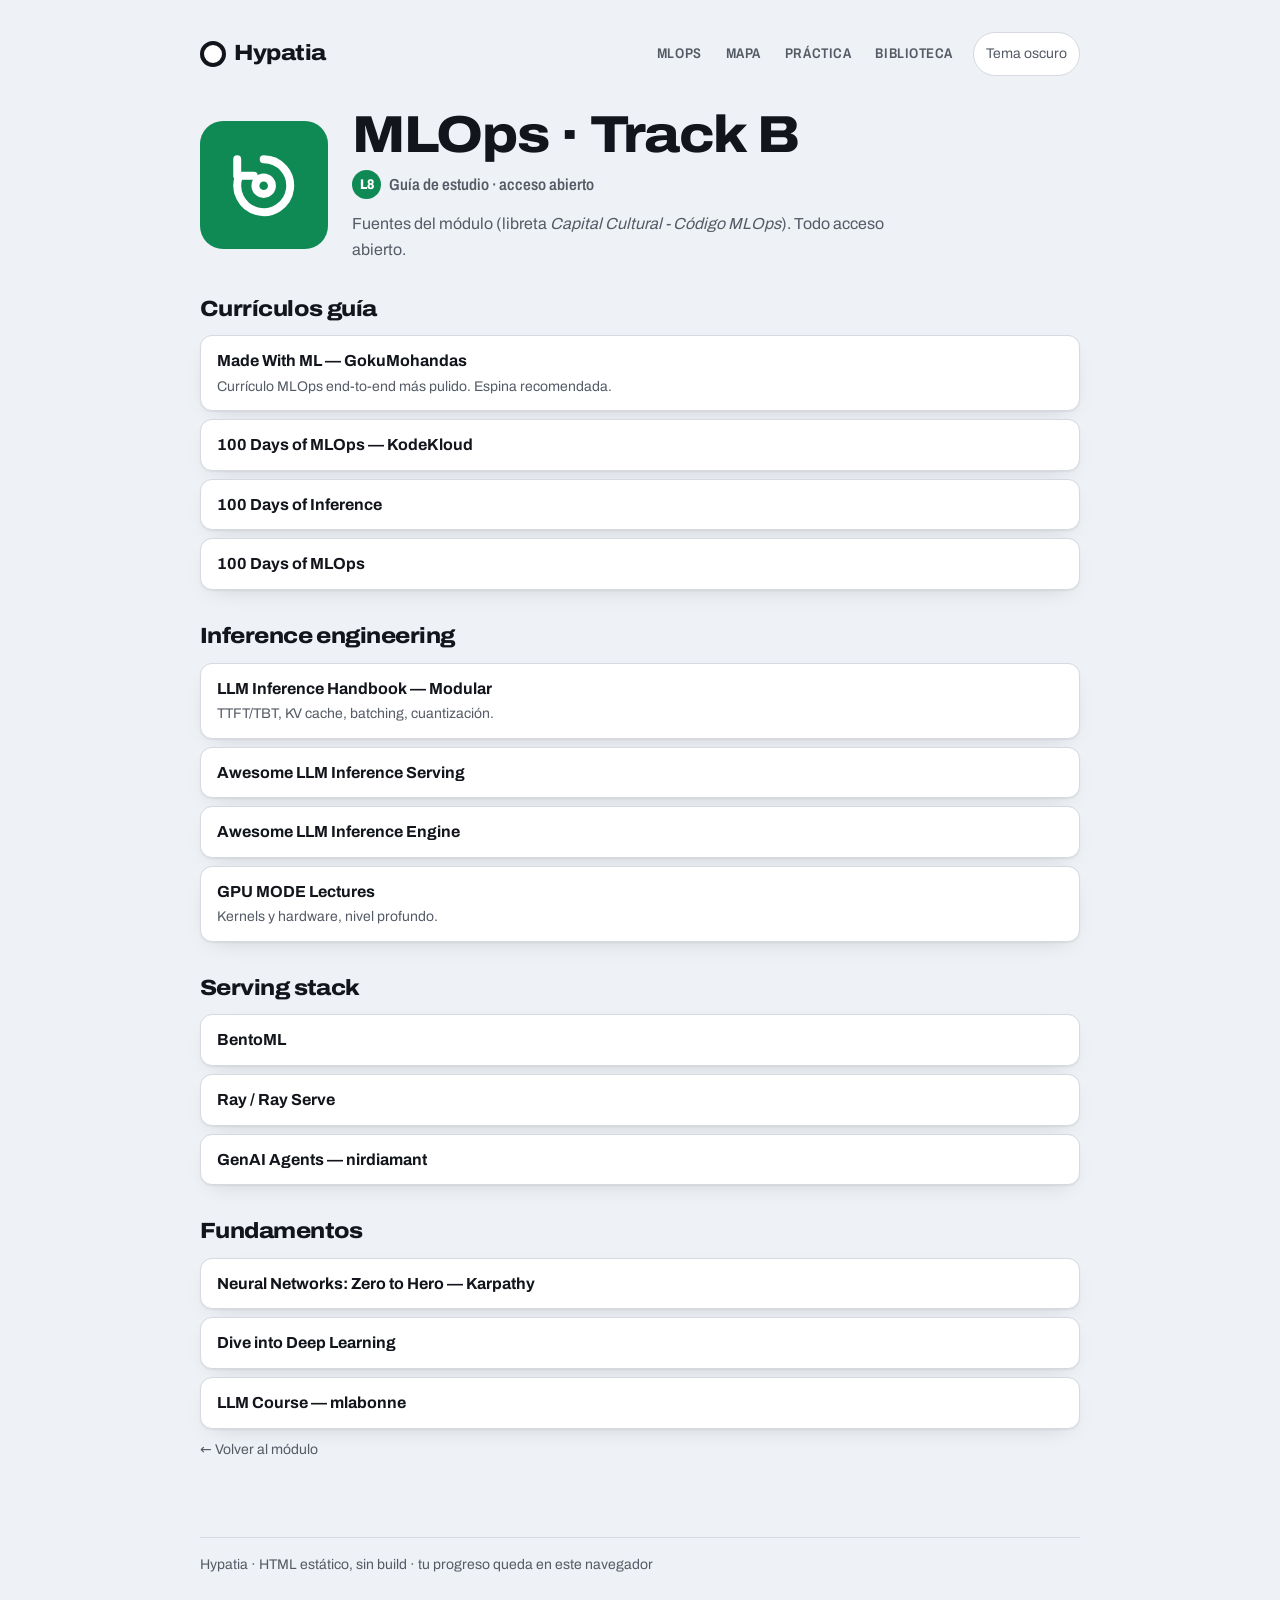
<file: MLOps/study-guide.html>
<!doctype html>
<html lang="es">
<head>
  <meta charset="utf-8">
  <meta name="viewport" content="width=device-width, initial-scale=1">
  <title>MLOps · Track B - Guía de Estudio</title>
  <link rel="stylesheet" href="../shared/tokens.css">
  <link rel="stylesheet" href="../shared/studio.css">
  <script>
    (function(){try{var v=localStorage.getItem("hypatia.theme.v1");
    document.documentElement.dataset.theme=(v==="dark"||v==="light")?v:
    (matchMedia("(prefers-color-scheme: dark)").matches?"dark":"light");}catch(e){}})();
  </script>
  <style>
    .srcs { list-style: none; display: grid; gap: var(--space-2); }
    .srcs li {
      background: var(--panel);
      border: 1px solid var(--line);
      border-radius: var(--radius-md);
      padding: var(--space-3) var(--space-4);
      box-shadow: var(--shadow);
    }
    .srcs a { color: var(--ink); font-weight: 700; text-decoration: none; }
    .srcs a:hover { color: var(--line-c); text-decoration: underline; }
    .srcs small { display: block; color: var(--muted); font-size: var(--text-sm); margin-top: 2px; }
  </style>
<script defer src="/positronica-analytics.js"></script>
</head>
<body>
<a class="skip-link" href="#contenido">Saltar al contenido</a>
<div class="wrap" style="--line-c: var(--l8)">
  <header class="topbar">
    <a class="brand" href="../index.html">Hypatia</a>
    <nav aria-label="Principal">
      <a href="./index.html">MLOps</a>
      <a href="../index.html#mapa">Mapa</a>
      <a href="../index.html#practica">Práctica</a>
      <a href="../index.html#biblioteca">Biblioteca</a>
    </nav>
    <button class="theme-toggle" type="button" data-theme-toggle>Tema</button>
  </header>

  <main id="contenido">
  <header class="estacion-top" style="--line-c: var(--l8)">
    <span class="picto-box" data-picto="mlops"></span>
    <div>
      <h1>MLOps&nbsp;· Track B</h1>
      <p class="where"><span class="line-badge">L8</span> Guía de estudio · acceso abierto</p>
      <p class="sub">Fuentes del módulo (libreta <em>Capital Cultural - Código MLOps</em>). Todo acceso abierto.</p>
    </div>
  </header>

  <section aria-labelledby="sec-curriculos">
    <h2 id="sec-curriculos">Currículos guía</h2>
    <ul class="srcs">
      <li><a href="https://github.com/GokuMohandas/Made-With-ML">Made With ML — GokuMohandas</a><small>Currículo MLOps end-to-end más pulido. Espina recomendada.</small></li>
      <li><a href="https://github.com/imShakil/100-days-mlops-kodekloud">100 Days of MLOps — KodeKloud</a></li>
      <li><a href="https://github.com/elizabetht/100-days-of-inference">100 Days of Inference</a></li>
      <li><a href="https://github.com/element665/100-Days-of-MLOps">100 Days of MLOps</a></li>
    </ul>
  </section>

  <section aria-labelledby="sec-inference">
    <h2 id="sec-inference">Inference engineering</h2>
    <ul class="srcs">
      <li><a href="https://github.com/modular/llm-inference-handbook">LLM Inference Handbook — Modular</a><small>TTFT/TBT, KV cache, batching, cuantización.</small></li>
      <li><a href="https://github.com/zenrran4nlp/Awesome-LLM-Inference-Serving">Awesome LLM Inference Serving</a></li>
      <li><a href="https://github.com/sihyeong/Awesome-LLM-Inference-Engine">Awesome LLM Inference Engine</a></li>
      <li><a href="https://github.com/gpu-mode/lectures">GPU MODE Lectures</a><small>Kernels y hardware, nivel profundo.</small></li>
    </ul>
  </section>

  <section aria-labelledby="sec-serving">
    <h2 id="sec-serving">Serving stack</h2>
    <ul class="srcs">
      <li><a href="https://github.com/bentoml/BentoML">BentoML</a></li>
      <li><a href="https://github.com/ray-project/ray">Ray / Ray Serve</a></li>
      <li><a href="https://github.com/nirdiamant/genai_agents">GenAI Agents — nirdiamant</a></li>
    </ul>
  </section>

  <section aria-labelledby="sec-fundamentos">
    <h2 id="sec-fundamentos">Fundamentos</h2>
    <ul class="srcs">
      <li><a href="https://karpathy.ai/zero-to-hero.html">Neural Networks: Zero to Hero — Karpathy</a></li>
      <li><a href="https://github.com/d2l-ai/d2l-en">Dive into Deep Learning</a></li>
      <li><a href="https://github.com/mlabonne/llm-course">LLM Course — mlabonne</a></li>
    </ul>
  </section>

  <a class="back-link" href="./index.html">← Volver al módulo</a>
  </main>
  <footer class="site">Hypatia · HTML estático, sin build · tu progreso queda en este navegador</footer>
</div>

<script src="../shared/theme.js"></script>
<script src="../shared/pictograms.js"></script>
<script>
"use strict";
StudioTheme.init();
</script>
</body>
</html>
</file>
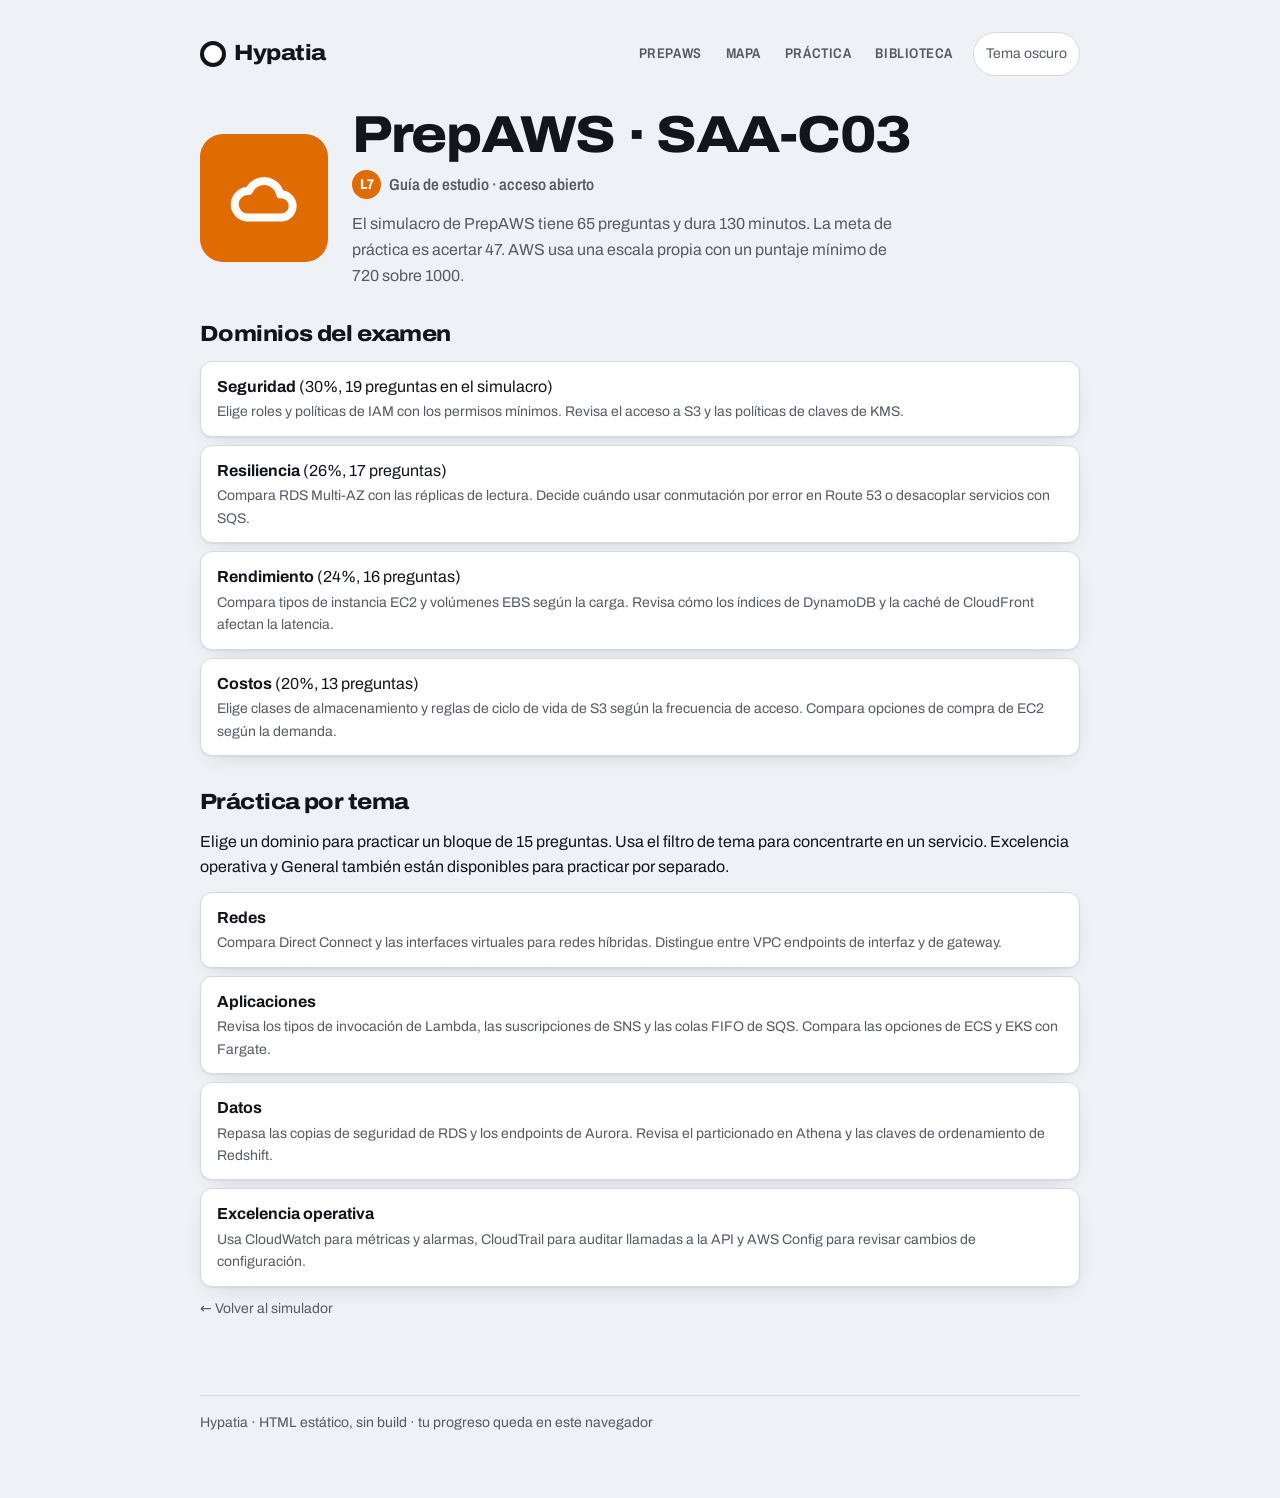
<file: SAA-C03/study-guide.html>
<!doctype html>
<html lang="es">
<head>
  <meta charset="utf-8">
  <meta name="viewport" content="width=device-width, initial-scale=1">
  <title>PrepAWS · SAA-C03 - Guía de Estudio</title>
  <link rel="stylesheet" href="../shared/tokens.css">
  <link rel="stylesheet" href="../shared/studio.css">
  <script>
    (function(){try{var v=localStorage.getItem("hypatia.theme.v1");
    document.documentElement.dataset.theme=(v==="dark"||v==="light")?v:
    (matchMedia("(prefers-color-scheme: dark)").matches?"dark":"light");}catch(e){}})();
  </script>
  <style>
    .srcs { list-style: none; display: grid; gap: var(--space-2); margin-top: var(--space-3); }
    .srcs li {
      background: var(--panel);
      border: 1px solid var(--line);
      border-radius: var(--radius-md);
      padding: var(--space-3) var(--space-4);
      box-shadow: var(--shadow);
    }
    .srcs a { color: var(--ink); font-weight: 700; text-decoration: none; }
    .srcs a:hover { color: var(--line-c); text-decoration: underline; }
    .srcs small { display: block; color: var(--muted); font-size: var(--text-sm); margin-top: 2px; }
  </style>
<script defer src="/positronica-analytics.js"></script>
</head>
<body>
<a class="skip-link" href="#contenido">Saltar al contenido</a>
<div class="wrap" style="--line-c: var(--l7)">
  <header class="topbar">
    <a class="brand" href="../index.html">Hypatia</a>
    <nav aria-label="Principal">
      <a href="./index.html">PrepAWS</a>
      <a href="../index.html#mapa">Mapa</a>
      <a href="../index.html#practica">Práctica</a>
      <a href="../index.html#biblioteca">Biblioteca</a>
    </nav>
    <button class="theme-toggle" type="button" data-theme-toggle>Tema</button>
  </header>

  <main id="contenido">
  <header class="estacion-top" style="--line-c: var(--l7)">
    <span class="picto-box" data-picto="prepaws"></span>
    <div>
      <h1>PrepAWS&nbsp;· SAA-C03</h1>
      <p class="where"><span class="line-badge">L7</span> Guía de estudio · acceso abierto</p>
      <p class="sub">El simulacro de PrepAWS tiene 65 preguntas y dura 130 minutos. La meta de práctica es acertar 47. AWS usa una escala propia con un puntaje mínimo de 720 sobre 1000.</p>
    </div>
  </header>

  <section aria-labelledby="sec-dominios">
    <h2 id="sec-dominios">Dominios del examen</h2>
    <ul class="srcs">
      <li><strong>Seguridad</strong> (30%, 19 preguntas en el simulacro)<small>Elige roles y políticas de IAM con los permisos mínimos. Revisa el acceso a S3 y las políticas de claves de KMS.</small></li>
      <li><strong>Resiliencia</strong> (26%, 17 preguntas)<small>Compara RDS Multi-AZ con las réplicas de lectura. Decide cuándo usar conmutación por error en Route 53 o desacoplar servicios con SQS.</small></li>
      <li><strong>Rendimiento</strong> (24%, 16 preguntas)<small>Compara tipos de instancia EC2 y volúmenes EBS según la carga. Revisa cómo los índices de DynamoDB y la caché de CloudFront afectan la latencia.</small></li>
      <li><strong>Costos</strong> (20%, 13 preguntas)<small>Elige clases de almacenamiento y reglas de ciclo de vida de S3 según la frecuencia de acceso. Compara opciones de compra de EC2 según la demanda.</small></li>
    </ul>
  </section>

  <section aria-labelledby="sec-practica">
    <h2 id="sec-practica">Práctica por tema</h2>
    <p>Elige un dominio para practicar un bloque de 15 preguntas. Usa el filtro de tema para concentrarte en un servicio. Excelencia operativa y General también están disponibles para practicar por separado.</p>
    <ul class="srcs">
      <li><strong>Redes</strong><small>Compara Direct Connect y las interfaces virtuales para redes híbridas. Distingue entre VPC endpoints de interfaz y de gateway.</small></li>
      <li><strong>Aplicaciones</strong><small>Revisa los tipos de invocación de Lambda, las suscripciones de SNS y las colas FIFO de SQS. Compara las opciones de ECS y EKS con Fargate.</small></li>
      <li><strong>Datos</strong><small>Repasa las copias de seguridad de RDS y los endpoints de Aurora. Revisa el particionado en Athena y las claves de ordenamiento de Redshift.</small></li>
      <li><strong>Excelencia operativa</strong><small>Usa CloudWatch para métricas y alarmas, CloudTrail para auditar llamadas a la API y AWS Config para revisar cambios de configuración.</small></li>
    </ul>
  </section>

  <a class="back-link" href="./index.html">← Volver al simulador</a>
  </main>
  <footer class="site">Hypatia · HTML estático, sin build · tu progreso queda en este navegador</footer>
</div>

<script src="../shared/theme.js"></script>
<script src="../shared/pictograms.js"></script>
<script>
"use strict";
StudioTheme.init();
</script>
</body>
</html>
</file>
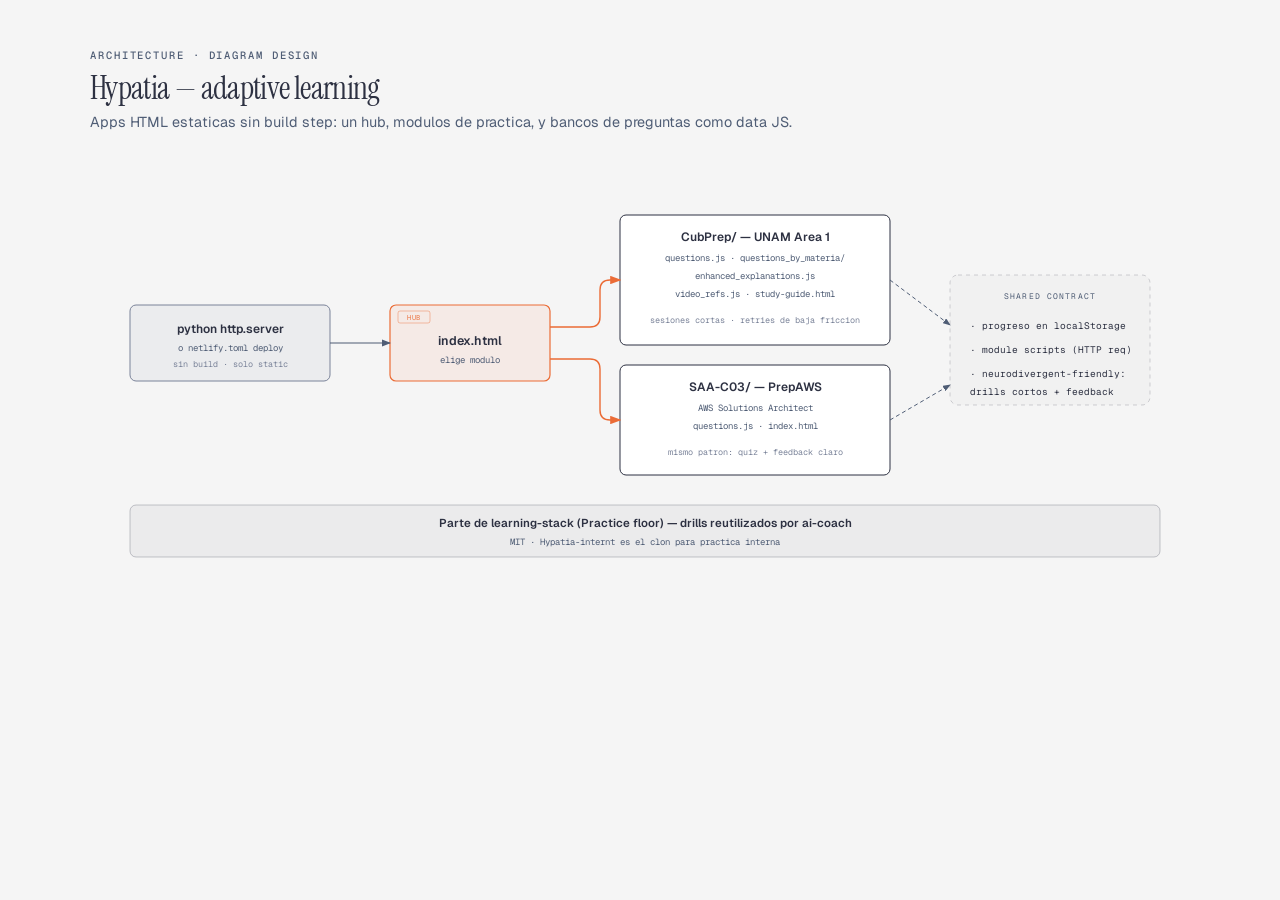
<file: docs/diagrams/architecture.html>
<!DOCTYPE html>
<html lang="es">
<head>
  <meta charset="UTF-8">
  <meta name="viewport" content="width=device-width, initial-scale=1.0">
  <title>Hypatia — arquitectura</title>
  <link href="https://fonts.googleapis.com/css2?family=Instrument+Serif:ital@0;1&family=Geist:wght@400;500;600&family=Geist+Mono:wght@400;500;600&display=swap" rel="stylesheet">
  <style>
    *, *::before, *::after { box-sizing: border-box; margin: 0; padding: 0; }
    :root {
      --color-paper:   #f5f5f5;
      --color-ink:     #2d3142;
      --color-muted:   #4f5d75;
      --color-accent:  #eb6c36;
      --font-sans:     'Geist', system-ui, sans-serif;
      --font-serif:    'Instrument Serif', serif;
      --font-mono:     'Geist Mono', ui-monospace, monospace;
    }
    body {
      font-family: var(--font-sans);
      background: var(--color-paper);
      color: var(--color-ink);
      min-height: 100vh;
      display: flex;
      align-items: flex-start;
      justify-content: center;
      padding: 3rem 2rem;
    }
    .frame { max-width: 1100px; width: 100%; }
    .eyebrow {
      font-family: var(--font-mono);
      font-size: 0.66rem; font-weight: 500;
      letter-spacing: 0.18em; text-transform: uppercase;
      color: var(--color-muted); margin-bottom: 0.5rem;
    }
    h1 {
      font-family: var(--font-serif);
      font-size: clamp(1.5rem, 2.4vw + 0.75rem, 2rem);
      font-weight: 400; letter-spacing: -0.02em; line-height: 1.15;
      margin-bottom: 0.4rem;
    }
    .sub { color: var(--color-muted); font-size: 0.9rem; margin-bottom: 1.5rem; }
    svg { width: 100%; display: block; }
  </style>
</head>
<body>
  <div class="frame">
    <p class="eyebrow">Architecture · Diagram Design</p>
    <h1>Hypatia — adaptive learning</h1>
    <p class="sub">Apps HTML estaticas sin build step: un hub, modulos de practica, y bancos de preguntas como data JS.</p>

    <svg viewBox="0 0 1100 440" xmlns="http://www.w3.org/2000/svg" role="img" aria-labelledby="hyp-title hyp-desc">
      <title id="hyp-title">Hypatia: hub y modulos estaticos</title>
      <desc id="hyp-desc">index.html es el hub; CubPrep practica para el examen UNAM Area 1 y PrepAWS para AWS SAA-C03; cada modulo carga questions.js y guia de estudio, con progreso en storage local; despliegue estatico via netlify.toml.</desc>
      <defs>
        <marker id="hyp-arrow" markerWidth="8" markerHeight="6" refX="7" refY="3" orient="auto"><polygon points="0 0, 8 3, 0 6" fill="#4f5d75"/></marker>
        <marker id="hyp-arrow-accent" markerWidth="8" markerHeight="6" refX="7" refY="3" orient="auto"><polygon points="0 0, 8 3, 0 6" fill="#eb6c36"/></marker>
      </defs>

      <rect width="1100" height="440" fill="#f5f5f5"/>

      <!-- server -->
      <rect x="40" y="150" width="200" height="76" rx="6" fill="rgba(79,93,117,0.06)" stroke="#7a8399" stroke-width="1"/>
      <text x="140" y="178" fill="#2d3142" font-size="12" font-weight="600" font-family="'Geist', sans-serif" text-anchor="middle">python http.server</text>
      <text x="140" y="196" fill="#4f5d75" font-size="9" font-family="'Geist Mono', monospace" text-anchor="middle">o netlify.toml deploy</text>
      <text x="140" y="212" fill="#7a8399" font-size="8.5" font-family="'Geist Mono', monospace" text-anchor="middle">sin build · solo static</text>

      <!-- hub -->
      <rect x="300" y="150" width="160" height="76" rx="6" fill="rgba(235,108,54,0.08)" stroke="#eb6c36" stroke-width="1.2"/>
      <rect x="308" y="156" width="32" height="12" rx="2" fill="transparent" stroke="rgba(235,108,54,0.50)" stroke-width="0.8"/>
      <text x="324" y="165" fill="rgba(235,108,54,0.9)" font-size="7" font-family="'Geist Mono', monospace" text-anchor="middle" letter-spacing="0.08em">HUB</text>
      <text x="380" y="190" fill="#2d3142" font-size="12.5" font-weight="600" font-family="'Geist', sans-serif" text-anchor="middle">index.html</text>
      <text x="380" y="208" fill="#4f5d75" font-size="9" font-family="'Geist Mono', monospace" text-anchor="middle">elige modulo</text>

      <!-- modules -->
      <rect x="530" y="60" width="270" height="130" rx="6" fill="#ffffff" stroke="#2d3142" stroke-width="1"/>
      <text x="665" y="86" fill="#2d3142" font-size="12" font-weight="600" font-family="'Geist', sans-serif" text-anchor="middle">CubPrep/ — UNAM Area 1</text>
      <text x="665" y="106" fill="#4f5d75" font-size="9" font-family="'Geist Mono', monospace" text-anchor="middle">questions.js · questions_by_materia/</text>
      <text x="665" y="124" fill="#4f5d75" font-size="9" font-family="'Geist Mono', monospace" text-anchor="middle">enhanced_explanations.js</text>
      <text x="665" y="142" fill="#4f5d75" font-size="9" font-family="'Geist Mono', monospace" text-anchor="middle">video_refs.js · study-guide.html</text>
      <text x="665" y="168" fill="#7a8399" font-size="8.5" font-family="'Geist Mono', monospace" text-anchor="middle">sesiones cortas · retries de baja friccion</text>

      <rect x="530" y="210" width="270" height="110" rx="6" fill="#ffffff" stroke="#2d3142" stroke-width="1"/>
      <text x="665" y="236" fill="#2d3142" font-size="12" font-weight="600" font-family="'Geist', sans-serif" text-anchor="middle">SAA-C03/ — PrepAWS</text>
      <text x="665" y="256" fill="#4f5d75" font-size="9" font-family="'Geist Mono', monospace" text-anchor="middle">AWS Solutions Architect</text>
      <text x="665" y="274" fill="#4f5d75" font-size="9" font-family="'Geist Mono', monospace" text-anchor="middle">questions.js · index.html</text>
      <text x="665" y="300" fill="#7a8399" font-size="8.5" font-family="'Geist Mono', monospace" text-anchor="middle">mismo patron: quiz + feedback claro</text>

      <!-- shared -->
      <rect x="860" y="120" width="200" height="130" rx="8" fill="rgba(45,49,66,0.02)" stroke="rgba(45,49,66,0.20)" stroke-width="1" stroke-dasharray="4,4"/>
      <text x="960" y="144" fill="#4f5d75" font-size="8" font-family="'Geist Mono', monospace" text-anchor="middle" letter-spacing="0.14em">SHARED CONTRACT</text>
      <g font-family="'Geist Mono', monospace" font-size="9.5" fill="#2d3142">
        <text x="880" y="174">· progreso en localStorage</text>
        <text x="880" y="198">· module scripts (HTTP req)</text>
        <text x="880" y="222">· neurodivergent-friendly:</text>
        <text x="880" y="240">   drills cortos + feedback</text>
      </g>

      <!-- edges -->
      <path d="M 240 188 L 300 188" fill="none" stroke="#4f5d75" stroke-width="1.2" marker-end="url(#hyp-arrow)"/>
      <path d="M 460 172 L 500 172 Q 510 172 510 162 L 510 135 Q 510 125 520 125 L 530 125" fill="none" stroke="#eb6c36" stroke-width="1.4" marker-end="url(#hyp-arrow-accent)"/>
      <path d="M 460 204 L 500 204 Q 510 204 510 214 L 510 255 Q 510 265 520 265 L 530 265" fill="none" stroke="#eb6c36" stroke-width="1.4" marker-end="url(#hyp-arrow-accent)"/>
      <path d="M 800 125 L 860 170" fill="none" stroke="#4f5d75" stroke-width="1" stroke-dasharray="4,3" marker-end="url(#hyp-arrow)"/>
      <path d="M 800 265 L 860 230" fill="none" stroke="#4f5d75" stroke-width="1" stroke-dasharray="4,3" marker-end="url(#hyp-arrow)"/>

      <!-- note -->
      <rect x="40" y="350" width="1030" height="52" rx="6" fill="rgba(45,49,66,0.05)" stroke="rgba(45,49,66,0.32)" stroke-width="0.8"/>
      <text x="555" y="372" fill="#2d3142" font-size="11.5" font-weight="600" font-family="'Geist', sans-serif" text-anchor="middle">Parte de learning-stack (Practice floor) — drills reutilizados por ai-coach</text>
      <text x="555" y="390" fill="#4f5d75" font-size="9" font-family="'Geist Mono', monospace" text-anchor="middle">MIT · Hypatia-internt es el clon para practica interna</text>
    </svg>
  </div>
</body>
</html>
</file>
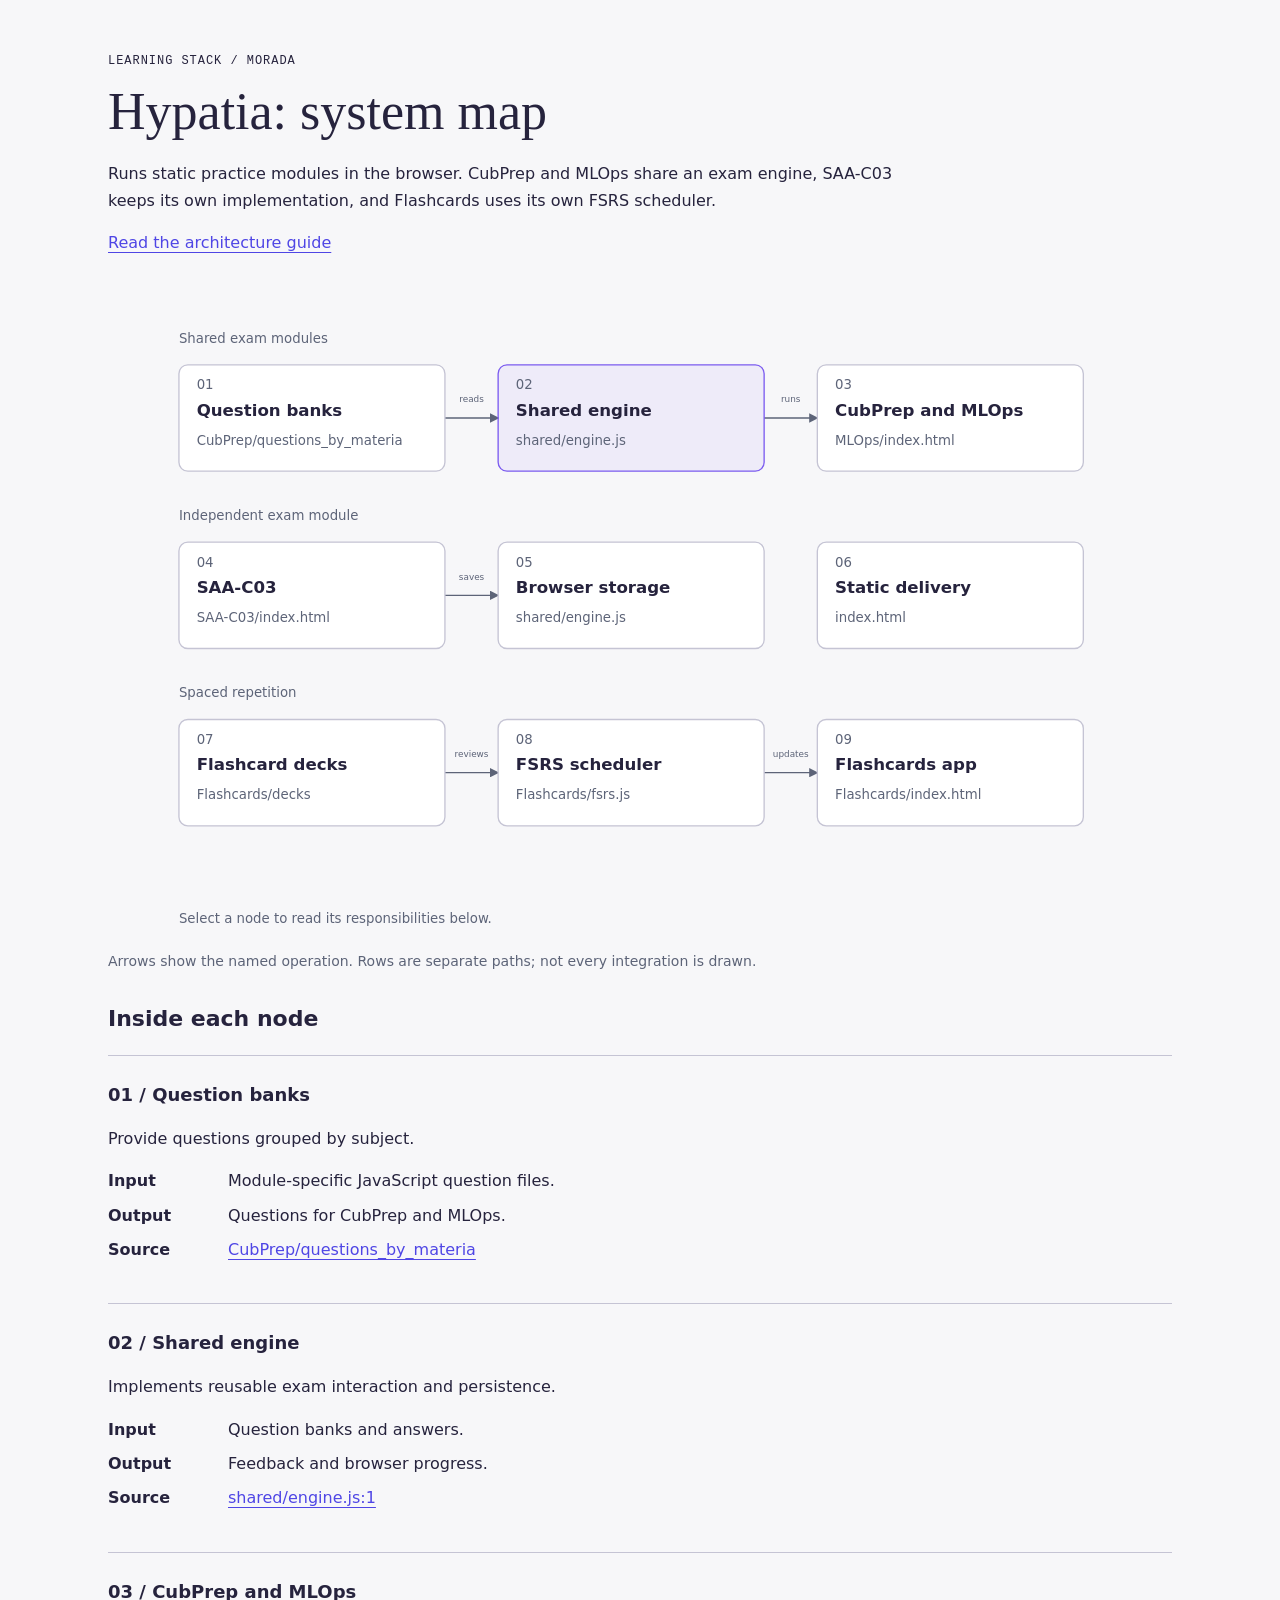
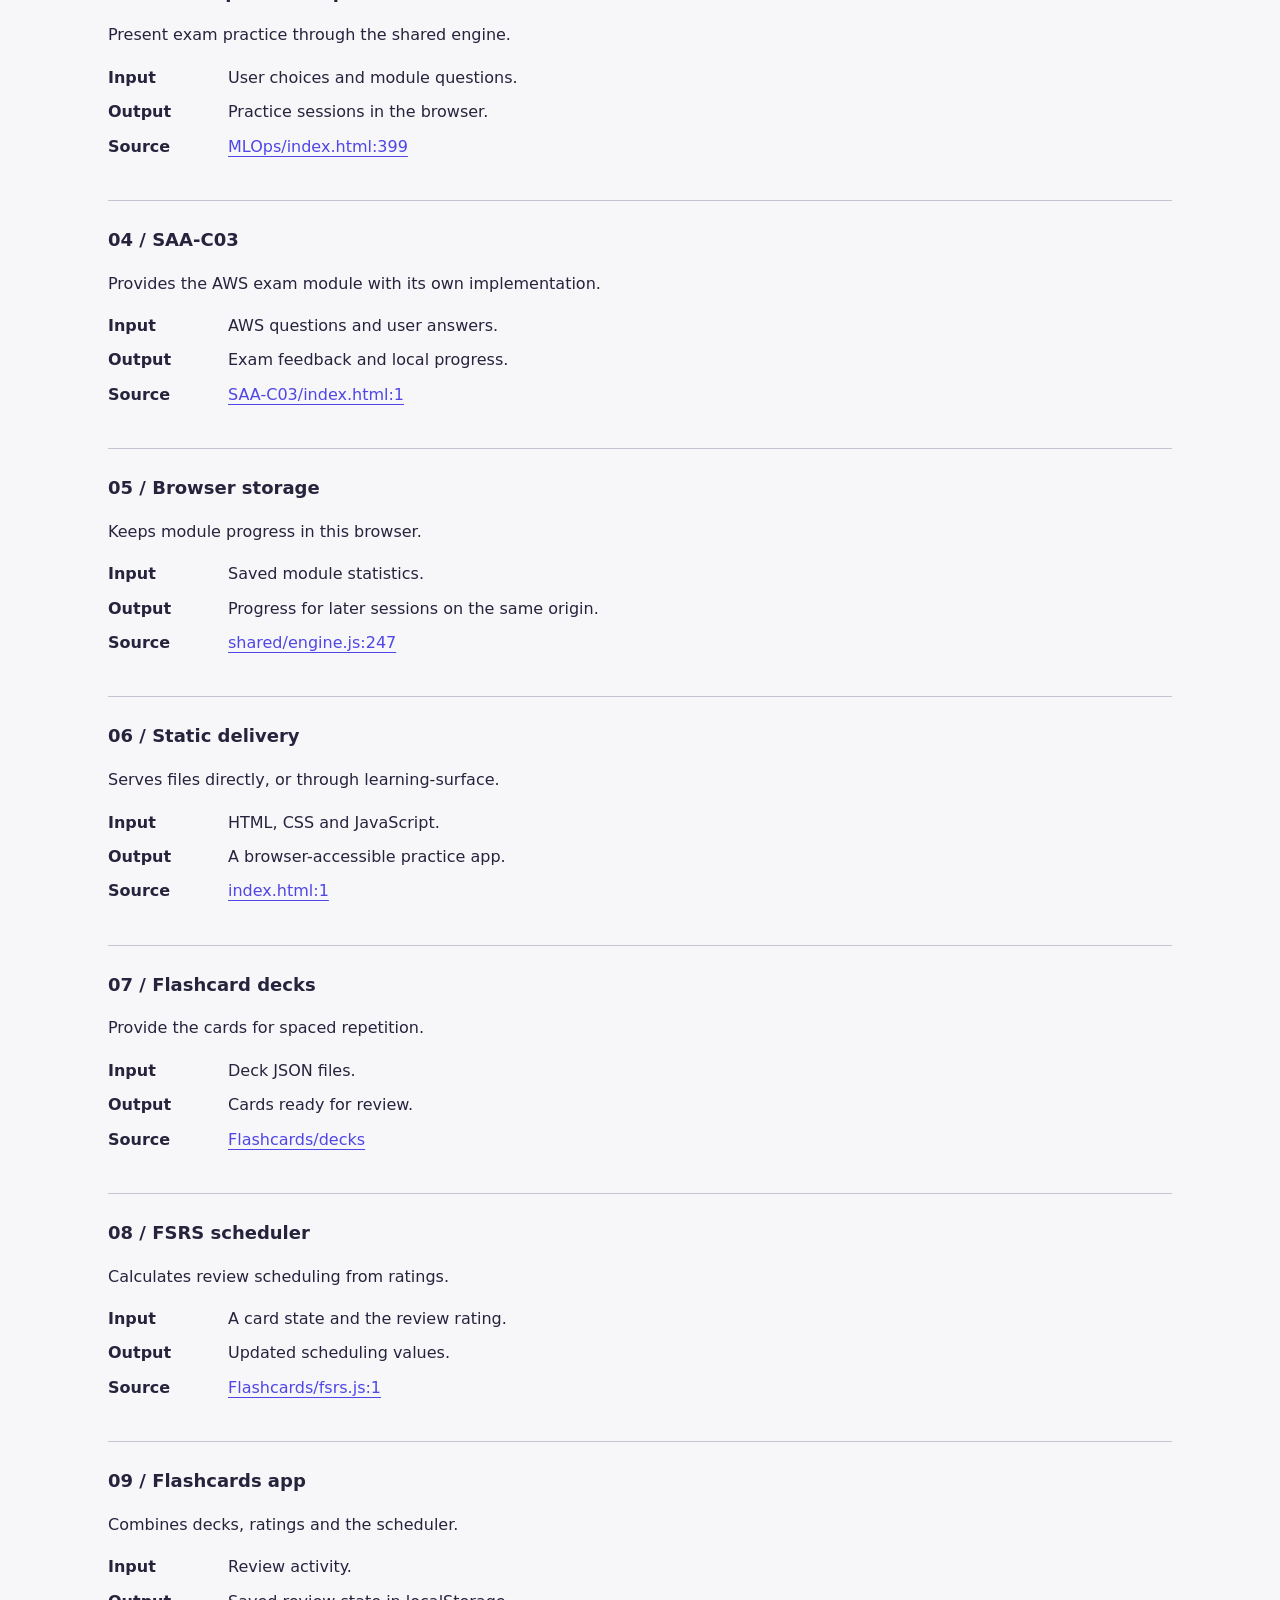
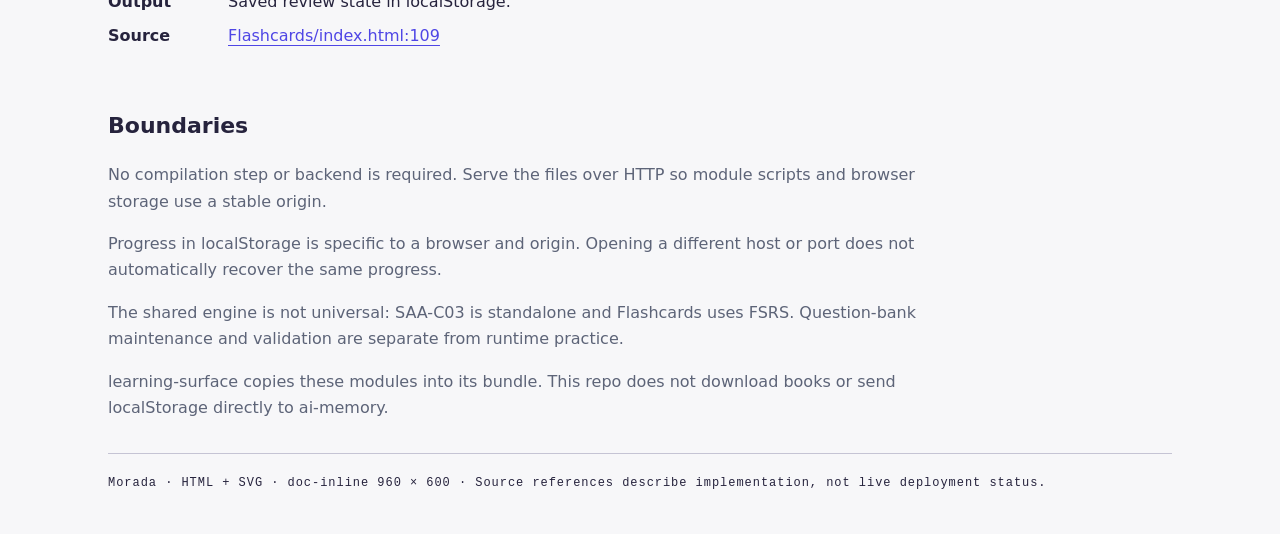
<file: docs/diagrams/system-map.html>
<!doctype html>
<html lang="en">
<head>
<meta charset="utf-8">
<meta name="viewport" content="width=device-width,initial-scale=1">
<title>Hypatia: system map</title>
<style>
:root{color-scheme:light dark;--paper:#f7f7f9;--panel:#fff;--ink:#26233d;--muted:#5d6478;--rule:#c5c4d4;--accent:#7c5cf0;--tint:rgba(124,92,240,.08);--link:#4f46e5}
@media(prefers-color-scheme:dark){:root{--paper:#14121f;--panel:#211f30;--ink:#efedfb;--muted:#a49ece;--rule:#676279;--accent:#bb86ff;--tint:rgba(187,134,255,.14);--link:#8f9bff}}
*{box-sizing:border-box}html{scroll-padding-top:24px}body{margin:0;background:var(--paper);color:var(--ink);font-family:Geist,system-ui,sans-serif;line-height:1.65}main{max-width:1120px;margin:auto;padding:40px 28px}header{max-width:800px}h1{font:400 clamp(32px,5vw,52px)/1.12 'Instrument Serif',Georgia,serif;margin:12px 0 20px}h2{font-size:22px}h3{font-size:18px;margin:0 0 8px}.eyebrow,footer{font:12px/1.6 'Geist Mono',ui-monospace,monospace;letter-spacing:.08em}p{max-width:80ch}a{color:var(--link);text-underline-offset:4px}a:focus-visible{outline:3px solid var(--accent);outline-offset:5px}figure{margin:28px 0;overflow-x:auto}svg{display:block;width:100%;min-width:720px;height:auto}svg .box{fill:var(--panel);stroke:var(--rule);stroke-width:1.2}svg .focal{fill:var(--tint);stroke:var(--accent)}svg text{fill:var(--ink);font-family:Geist,system-ui,sans-serif}svg .label{font-size:15px;font-weight:600}svg .small{font-size:12px;fill:var(--muted)}svg .row{font-size:12px;fill:var(--muted)}svg .arrow{stroke:var(--muted);stroke-width:1.2;fill:none}svg .mask{fill:var(--paper)}svg .verb{font-size:9px;fill:var(--muted)}svg a:hover .box,svg a:focus .box{stroke:var(--accent);stroke-width:2}figcaption{font-size:14px;color:var(--muted)}.passport{padding:24px 0;border-top:1px solid var(--rule);scroll-margin-top:24px}.passport:target{border-top:3px solid var(--accent)}dl{display:grid;grid-template-columns:100px 1fr;gap:8px 20px;max-width:88ch}dt{font-weight:600}dd{margin:0;overflow-wrap:anywhere}.note{color:var(--muted)}footer{border-top:1px solid var(--rule);padding-top:20px;margin-top:32px}@media(max-width:600px){main{padding:24px 16px}dl{grid-template-columns:1fr;gap:4px}dd{margin-bottom:12px}}@media print{main{max-width:none}svg{min-width:0}.passport{break-inside:avoid}}
</style>
</head>
<body><main>
<header><p class="eyebrow">LEARNING STACK / MORADA</p><h1>Hypatia: system map</h1><p>Runs static practice modules in the browser. CubPrep and MLOps share an exam engine, SAA-C03 keeps its own implementation, and Flashcards uses its own FSRS scheduler.</p><p><a href="../stack.md">Read the architecture guide</a></p></header>
<figure><svg xmlns="http://www.w3.org/2000/svg" viewBox="0 0 960 600" role="img" aria-labelledby="system-map-title system-map-desc">
<title id="system-map-title">Hypatia: system map</title><desc id="system-map-desc">Component responsibilities and selected data paths; follow a node for inputs, outputs and source references.</desc>
<defs><marker id="arrow" viewBox="0 0 8 8" refX="7" refY="4" markerWidth="7" markerHeight="7" orient="auto-start-reverse"><path d="M0 0L8 4L0 8Z" fill="var(--muted)"/></marker></defs>
<text class="row" x="64" y="52">Shared exam modules</text>
<text class="row" x="64" y="212">Independent exam module</text>
<text class="row" x="64" y="372">Spaced repetition</text>
<path class="arrow" d="M304 120H352" marker-end="url(#arrow)"/>
<rect class="mask" x="306" y="96" width="44" height="14" rx="2"/><text class="verb" style="font-size:8px" x="328" y="106" text-anchor="middle">reads</text>
<path class="arrow" d="M592 120H640" marker-end="url(#arrow)"/>
<rect class="mask" x="594" y="96" width="44" height="14" rx="2"/><text class="verb" style="font-size:8px" x="616" y="106" text-anchor="middle">runs</text>
<path class="arrow" d="M304 280H352" marker-end="url(#arrow)"/>
<rect class="mask" x="306" y="256" width="44" height="14" rx="2"/><text class="verb" style="font-size:8px" x="328" y="266" text-anchor="middle">saves</text>
<path class="arrow" d="M304 440H352" marker-end="url(#arrow)"/>
<rect class="mask" x="306" y="416" width="44" height="14" rx="2"/><text class="verb" style="font-size:8px" x="328" y="426" text-anchor="middle">reviews</text>
<path class="arrow" d="M592 440H640" marker-end="url(#arrow)"/>
<rect class="mask" x="594" y="416" width="44" height="14" rx="2"/><text class="verb" style="font-size:8px" x="616" y="426" text-anchor="middle">updates</text>
<a href="#node-1" aria-label="Question banks: read responsibilities"><rect class="box" x="64" y="72" width="240" height="96" rx="8"/><text class="small" x="80" y="94">01</text><text class="label" x="80" y="118">Question banks</text><text class="small" x="80" y="144">CubPrep/questions_by_materia</text></a>
<a href="#node-2" aria-label="Shared engine: read responsibilities"><rect class="box focal" x="352" y="72" width="240" height="96" rx="8"/><text class="small" x="368" y="94">02</text><text class="label" x="368" y="118">Shared engine</text><text class="small" x="368" y="144">shared/engine.js</text></a>
<a href="#node-3" aria-label="CubPrep and MLOps: read responsibilities"><rect class="box" x="640" y="72" width="240" height="96" rx="8"/><text class="small" x="656" y="94">03</text><text class="label" x="656" y="118">CubPrep and MLOps</text><text class="small" x="656" y="144">MLOps/index.html</text></a>
<a href="#node-4" aria-label="SAA-C03: read responsibilities"><rect class="box" x="64" y="232" width="240" height="96" rx="8"/><text class="small" x="80" y="254">04</text><text class="label" x="80" y="278">SAA-C03</text><text class="small" x="80" y="304">SAA-C03/index.html</text></a>
<a href="#node-5" aria-label="Browser storage: read responsibilities"><rect class="box" x="352" y="232" width="240" height="96" rx="8"/><text class="small" x="368" y="254">05</text><text class="label" x="368" y="278">Browser storage</text><text class="small" x="368" y="304">shared/engine.js</text></a>
<a href="#node-6" aria-label="Static delivery: read responsibilities"><rect class="box" x="640" y="232" width="240" height="96" rx="8"/><text class="small" x="656" y="254">06</text><text class="label" x="656" y="278">Static delivery</text><text class="small" x="656" y="304">index.html</text></a>
<a href="#node-7" aria-label="Flashcard decks: read responsibilities"><rect class="box" x="64" y="392" width="240" height="96" rx="8"/><text class="small" x="80" y="414">07</text><text class="label" x="80" y="438">Flashcard decks</text><text class="small" x="80" y="464">Flashcards/decks</text></a>
<a href="#node-8" aria-label="FSRS scheduler: read responsibilities"><rect class="box" x="352" y="392" width="240" height="96" rx="8"/><text class="small" x="368" y="414">08</text><text class="label" x="368" y="438">FSRS scheduler</text><text class="small" x="368" y="464">Flashcards/fsrs.js</text></a>
<a href="#node-9" aria-label="Flashcards app: read responsibilities"><rect class="box" x="640" y="392" width="240" height="96" rx="8"/><text class="small" x="656" y="414">09</text><text class="label" x="656" y="438">Flashcards app</text><text class="small" x="656" y="464">Flashcards/index.html</text></a>
<text class="small" x="64" y="576">Select a node to read its responsibilities below.</text></svg>
<figcaption>Arrows show the named operation. Rows are separate paths; not every integration is drawn.</figcaption></figure>
<h2>Inside each node</h2>
<section class="passport" id="node-1"><h3>01 / Question banks</h3><p>Provide questions grouped by subject.</p><dl><dt>Input</dt><dd>Module-specific JavaScript question files.</dd><dt>Output</dt><dd>Questions for CubPrep and MLOps.</dd><dt>Source</dt><dd><a href="../../CubPrep/questions_by_materia">CubPrep/questions_by_materia</a></dd></dl></section>
<section class="passport" id="node-2"><h3>02 / Shared engine</h3><p>Implements reusable exam interaction and persistence.</p><dl><dt>Input</dt><dd>Question banks and answers.</dd><dt>Output</dt><dd>Feedback and browser progress.</dd><dt>Source</dt><dd><a href="../../shared/engine.js#L1">shared/engine.js:1</a></dd></dl></section>
<section class="passport" id="node-3"><h3>03 / CubPrep and MLOps</h3><p>Present exam practice through the shared engine.</p><dl><dt>Input</dt><dd>User choices and module questions.</dd><dt>Output</dt><dd>Practice sessions in the browser.</dd><dt>Source</dt><dd><a href="../../MLOps/index.html#L399">MLOps/index.html:399</a></dd></dl></section>
<section class="passport" id="node-4"><h3>04 / SAA-C03</h3><p>Provides the AWS exam module with its own implementation.</p><dl><dt>Input</dt><dd>AWS questions and user answers.</dd><dt>Output</dt><dd>Exam feedback and local progress.</dd><dt>Source</dt><dd><a href="../../SAA-C03/index.html#L1">SAA-C03/index.html:1</a></dd></dl></section>
<section class="passport" id="node-5"><h3>05 / Browser storage</h3><p>Keeps module progress in this browser.</p><dl><dt>Input</dt><dd>Saved module statistics.</dd><dt>Output</dt><dd>Progress for later sessions on the same origin.</dd><dt>Source</dt><dd><a href="../../shared/engine.js#L247">shared/engine.js:247</a></dd></dl></section>
<section class="passport" id="node-6"><h3>06 / Static delivery</h3><p>Serves files directly, or through learning-surface.</p><dl><dt>Input</dt><dd>HTML, CSS and JavaScript.</dd><dt>Output</dt><dd>A browser-accessible practice app.</dd><dt>Source</dt><dd><a href="../../index.html#L1">index.html:1</a></dd></dl></section>
<section class="passport" id="node-7"><h3>07 / Flashcard decks</h3><p>Provide the cards for spaced repetition.</p><dl><dt>Input</dt><dd>Deck JSON files.</dd><dt>Output</dt><dd>Cards ready for review.</dd><dt>Source</dt><dd><a href="../../Flashcards/decks">Flashcards/decks</a></dd></dl></section>
<section class="passport" id="node-8"><h3>08 / FSRS scheduler</h3><p>Calculates review scheduling from ratings.</p><dl><dt>Input</dt><dd>A card state and the review rating.</dd><dt>Output</dt><dd>Updated scheduling values.</dd><dt>Source</dt><dd><a href="../../Flashcards/fsrs.js#L1">Flashcards/fsrs.js:1</a></dd></dl></section>
<section class="passport" id="node-9"><h3>09 / Flashcards app</h3><p>Combines decks, ratings and the scheduler.</p><dl><dt>Input</dt><dd>Review activity.</dd><dt>Output</dt><dd>Saved review state in localStorage.</dd><dt>Source</dt><dd><a href="../../Flashcards/index.html#L109">Flashcards/index.html:109</a></dd></dl></section>
<h2>Boundaries</h2>
<p class="note">No compilation step or backend is required. Serve the files over HTTP so module scripts and browser storage use a stable origin.</p>
<p class="note">Progress in localStorage is specific to a browser and origin. Opening a different host or port does not automatically recover the same progress.</p>
<p class="note">The shared engine is not universal: SAA-C03 is standalone and Flashcards uses FSRS. Question-bank maintenance and validation are separate from runtime practice.</p>
<p class="note">learning-surface copies these modules into its bundle. This repo does not download books or send localStorage directly to ai-memory.</p>
<footer>Morada · HTML + SVG · doc-inline 960 × 600 · Source references describe implementation, not live deployment status.</footer>
</main></body></html>
</file>
<file: shared/studio.css>
/* studio.css — componentes del estudio. Tokens en tokens.css. */
@import url("tokens.css");

* { box-sizing: border-box; margin: 0; padding: 0; }

html { scroll-behavior: smooth; }

body {
  font-family: var(--font-body);
  background: var(--bg);
  color: var(--ink);
  line-height: var(--leading);
  -webkit-font-smoothing: antialiased;
  padding: var(--space-5) var(--space-4) var(--space-8);
}

.wrap { max-width: 880px; margin: 0 auto; }
.wrap.wide { max-width: 1040px; }

h1, h2, h3, h4 { font-family: var(--font-display); letter-spacing: -0.01em; line-height: var(--leading-tight); }
p { font-size: var(--text-base); }
p + p { margin-top: var(--space-3); }
a { color: var(--accent); }
code { font-family: var(--font-mono); font-size: 0.88em; }

:focus-visible { outline: none; box-shadow: var(--focus); border-radius: var(--radius-ctl); }

/* Barra superior */
.topbar {
  display: flex;
  align-items: center;
  gap: var(--space-4);
  flex-wrap: wrap;
  padding: var(--space-2) 0 var(--space-4);
}
.topbar .brand {
  font-family: var(--font-display);
  font-weight: 800;
  font-size: var(--text-xl);
  letter-spacing: -0.02em;
  color: var(--ink);
  text-decoration: none;
  margin-right: auto;
}
.topbar nav { display: flex; gap: var(--space-1) var(--space-4); flex-wrap: wrap; }
.topbar nav a {
  color: var(--muted);
  text-decoration: none;
  font-size: var(--text-sm);
  padding: var(--space-2) var(--space-1);
  min-height: var(--tap);
  display: inline-flex;
  align-items: center;
}
.topbar nav a:hover { color: var(--accent); }
.topbar nav a[aria-current="page"] { color: var(--ink); font-weight: 600; }

.theme-toggle {
  min-width: var(--tap);
  min-height: var(--tap);
  padding: var(--space-2) var(--space-3);
  border-radius: var(--radius-ctl);
  border: 1px solid var(--line);
  background: var(--panel);
  color: var(--muted);
  font: inherit;
  font-size: var(--text-sm);
  cursor: pointer;
}
.theme-toggle:hover { color: var(--ink); border-color: var(--accent); }

/* Paneles y tarjetas */
.panel {
  background: var(--panel);
  border: 1px solid var(--line);
  border-radius: var(--radius-panel);
  padding: var(--space-5);
  box-shadow: var(--shadow);
}

.chip {
  font-size: var(--text-xs);
  letter-spacing: var(--tracking-caps);
  text-transform: uppercase;
  padding: var(--space-1) var(--space-3);
  border-radius: var(--radius-pill);
  border: 1px solid var(--line);
  color: var(--muted);
  white-space: nowrap;
}
.chip.done { color: var(--ok); border-color: var(--ok); }
.chip.todo { color: var(--accent); border-color: var(--accent); }
.chip.pending { color: var(--warn); border-color: var(--warn); }

.kicker { display: flex; gap: var(--space-2); align-items: center; flex-wrap: wrap; margin: var(--space-3) 0 var(--space-2); }

.section-head { margin: var(--space-7) 0 var(--space-4); }
.eyebrow, .section-head .eyebrow {
  font-size: var(--text-xs);
  letter-spacing: 0.1em;
  text-transform: uppercase;
  color: var(--accent);
  font-weight: 700;
}
.section-head h2 { font-size: var(--text-2xl); margin: var(--space-1) 0 var(--space-2); }
.section-head .sub { color: var(--muted); max-width: 62ch; font-size: var(--text-sm); }

/* Botones */
.btn {
  display: inline-flex;
  align-items: center;
  justify-content: center;
  gap: var(--space-2);
  min-height: var(--tap);
  padding: var(--space-3) var(--space-5);
  border-radius: var(--radius-ctl);
  font: inherit;
  font-weight: 700;
  font-size: var(--text-sm);
  text-decoration: none;
  cursor: pointer;
  border: 1px solid var(--line);
  background: var(--panel);
  color: var(--ink);
}
.btn:hover { border-color: var(--accent); }
.btn.primary { background: var(--accent); color: var(--accent-ink); border-color: var(--accent); }
.btn.primary:hover { filter: brightness(1.08); }
.btn.ghost { background: transparent; border-color: var(--line); color: var(--ink); }
.btn.ghost:hover { border-color: var(--accent); color: var(--accent); }

/* Estado de almacenamiento */
.store-warning {
  border: 1px solid var(--warn);
  background: color-mix(in srgb, var(--warn) 10%, var(--panel));
  color: var(--ink);
  border-radius: var(--radius-ctl);
  padding: var(--space-3) var(--space-3);
  font-size: var(--text-sm);
  margin: var(--space-3) 0;
}
.store-warning:empty { display: none; }

/* Controles de figuras */
.fig-canvas {
  border: 1px solid var(--line);
  border-radius: var(--radius-panel);
  background:
    /* Hoja de cuaderno: reticula tenue de 24px */
    repeating-linear-gradient(0deg, transparent 0 23px, var(--grid-line) 23px 24px),
    repeating-linear-gradient(90deg, transparent 0 23px, var(--grid-line) 23px 24px),
    var(--fig-bg);
  overflow: hidden;
}
.fig-canvas canvas { width: 100%; display: block; }
.fig-fallback { padding: var(--space-5); color: var(--muted); font-size: var(--text-sm); }

.controls, .fig-controls { display: grid; grid-template-columns: 1fr 1fr; gap: var(--space-3) var(--space-5); margin: var(--space-4) 0; }
.controls.single { grid-template-columns: 1fr; }
@media (max-width: 560px) { .controls { grid-template-columns: 1fr; } }

.f-slider { display: grid; gap: var(--space-2); font-size: var(--text-sm); color: var(--muted); }
.f-slider .top { display: flex; justify-content: space-between; gap: var(--space-2); }
.f-slider .top b { color: var(--ink); font-variant-numeric: tabular-nums; }
.f-slider input[type="range"] {
  width: 100%;
  min-height: var(--tap);
  accent-color: var(--accent);
  cursor: pointer;
  margin: 0;
}

.f-press {
  min-height: var(--tap);
  padding: var(--space-3) var(--space-4);
  border-radius: var(--radius-ctl);
  font: inherit;
  font-weight: 700;
  font-size: var(--text-sm);
  cursor: pointer;
  border: 1px solid var(--line);
  background: var(--panel);
  color: var(--ink);
}
.f-press.primary { background: var(--accent); color: var(--accent-ink); border-color: var(--accent); }
.f-press.primary:hover { filter: brightness(1.08); }
.f-press:hover:not(.primary) { border-color: var(--accent); color: var(--accent); }
.f-press[aria-pressed="true"] { border-color: var(--accent); color: var(--accent); }
.f-press.danger[aria-pressed="true"] { border-color: var(--bad); color: var(--bad); }

.tgl { display: flex; gap: var(--space-2); flex-wrap: wrap; align-items: end; }

/* Lecturas y tablas */
.reads { display: grid; grid-template-columns: repeat(3, 1fr); gap: var(--space-3); margin-top: var(--space-3); }
@media (max-width: 560px) { .reads { grid-template-columns: 1fr; } }
.reads .r {
  background: var(--code-bg);
  border: 1px solid var(--line);
  border-radius: var(--radius-md);
  padding: var(--space-3) var(--space-3);
}
.reads .r b {
  display: block;
  font-family: var(--font-display);
  font-size: var(--text-xl);
  font-variant-numeric: tabular-nums;
}
.reads .r span { color: var(--muted); font-size: var(--text-xs); text-transform: uppercase; letter-spacing: var(--tracking-caps); }
.reads .r.ok b { color: var(--ok); }
.reads .r.warn b { color: var(--warn); }
.reads .r.bad b { color: var(--bad); }

.big-read { display: flex; align-items: baseline; gap: var(--space-3); margin-top: var(--space-3); flex-wrap: wrap; }
.big-read .num {
  font-family: var(--font-display);
  font-size: var(--text-3xl);
  font-weight: 800;
  color: var(--accent);
  font-variant-numeric: tabular-nums;
}
.big-read .lab { color: var(--muted); font-size: var(--text-sm); max-width: 38ch; }

.data-table { width: 100%; border-collapse: collapse; margin-top: var(--space-3); font-size: var(--text-sm); }
.data-table th, .data-table td {
  text-align: left;
  padding: var(--space-2) var(--space-3);
  border-bottom: 1px solid var(--line);
  font-variant-numeric: tabular-nums;
}
.data-table th { color: var(--muted); font-size: var(--text-xs); text-transform: uppercase; letter-spacing: 0.06em; }
.data-table td b { font-weight: 700; }

.legend { display: flex; gap: var(--space-4); flex-wrap: wrap; margin-top: var(--space-3); font-size: var(--text-xs); color: var(--muted); }
.legend .sw {
  display: inline-block;
  width: 11px; height: 11px;
  border-radius: 3px;
  margin-right: var(--space-2);
  vertical-align: -1px;
}
.legend .dash { display: inline-block; width: 18px; border-top: 2px dashed var(--muted); vertical-align: 3px; margin-right: var(--space-2); }
.legend .solid { display: inline-block; width: 18px; border-top: 2px solid var(--muted); vertical-align: 3px; margin-right: var(--space-2); }

.formula {
  background: var(--code-bg);
  border: 1px solid var(--line);
  border-radius: var(--radius-md);
  padding: var(--space-4);
  text-align: center;
  font-size: var(--text-lg);
  overflow-x: auto;
}
.formula .frac { display: inline-block; vertical-align: middle; text-align: center; margin: 0 var(--space-2); }
.formula .frac i { display: block; font-style: normal; padding: 0 var(--space-3); }
.formula .frac i:first-child { border-bottom: 1px solid var(--muted); padding-bottom: var(--space-1); margin-bottom: var(--space-1); }

pre {
  background: var(--code-bg);
  border: 1px solid var(--line);
  border-radius: var(--radius-md);
  padding: var(--space-4);
  overflow-x: auto;
  font: 12.5px/1.55 var(--font-mono);
  color: var(--ink);
}
.nums { margin-top: var(--space-3); font-size: var(--text-sm); color: var(--muted); }
.nums b { color: var(--ink); }

/* Quiz */
.q { border: 1px solid var(--line); border-radius: var(--radius-md); padding: var(--space-4); margin-top: var(--space-3); }
.q p { color: var(--ink); font-weight: 600; margin-bottom: var(--space-3); }
.q .opts { display: grid; gap: var(--space-2); }
.q .opts button {
  text-align: left;
  background: var(--panel-2);
  border: 1px solid var(--line);
  color: var(--ink);
  border-radius: var(--radius-ctl);
  padding: var(--space-3) var(--space-3);
  min-height: var(--tap);
  cursor: pointer;
  font: inherit;
  font-size: var(--text-sm);
}
.q .opts button:hover { border-color: var(--accent); }
.q .opts button.ok { border-color: var(--ok); background: color-mix(in srgb, var(--ok) 10%, var(--panel)); }
.q .opts button.no { border-color: var(--bad); background: color-mix(in srgb, var(--bad) 10%, var(--panel)); }
.q .why { display: none; margin-top: var(--space-3); color: var(--muted); font-size: var(--text-sm); background: color-mix(in srgb, var(--ok) 8%, var(--panel)); border-radius: var(--radius-ctl); padding: var(--space-3); color: var(--ink); }
.q .why.on { display: block; }

.quiz-status { margin-top: var(--space-4); font-size: var(--text-sm); color: var(--muted); }
.quiz-done {
  display: none;
  margin-top: var(--space-4);
  text-align: center;
  border: 1px solid var(--ok);
  border-radius: var(--radius-panel);
  padding: var(--space-4);
}
.quiz-done.on { display: block; }
.quiz-done .msg { color: var(--ok); font-weight: 700; }
.quiz-done .row { display: flex; gap: var(--space-3); justify-content: center; margin-top: var(--space-3); flex-wrap: wrap; }

/* Biblioteca personal */
.res-list { list-style: none; display: grid; gap: var(--space-2); margin: var(--space-3) 0; }
.res-list a {
  display: flex;
  gap: var(--space-3);
  align-items: baseline;
  text-decoration: none;
  color: var(--ink);
  border: 1px solid var(--line);
  border-radius: var(--radius-ctl);
  padding: var(--space-3) var(--space-3);
  min-height: var(--tap);
}
.res-list a:hover { border-color: var(--accent); }
.res-list .t { font-size: var(--text-xs); text-transform: uppercase; letter-spacing: var(--tracking-caps); color: var(--muted); border: 1px solid var(--line); border-radius: var(--radius-pill); padding: var(--space-1) var(--space-2); flex: none; }
.res-list .u { color: var(--muted); font-size: var(--text-xs); overflow-wrap: anywhere; }
.res-empty { color: var(--muted); font-size: var(--text-sm); margin: var(--space-3) 0; }

.res-form { display: grid; grid-template-columns: repeat(2, 1fr); gap: var(--space-3); margin-top: var(--space-3); }
.res-form .full { grid-column: 1 / -1; }
.res-form label { display: grid; gap: var(--space-2); font-size: var(--text-sm); color: var(--muted); }
.res-form input, .res-form select {
  font: inherit;
  font-size: var(--text-sm);
  color: var(--ink);
  background: var(--panel);
  border: 1px solid var(--line);
  border-radius: var(--radius-ctl);
  padding: var(--space-3) var(--space-3);
  min-height: var(--tap);
  width: 100%;
}
.res-form input:focus, .res-form select:focus { border-color: var(--accent); }
.res-note { grid-column: 1 / -1; color: var(--muted); font-size: var(--text-xs); }
.res-error { grid-column: 1 / -1; color: var(--bad); font-size: var(--text-sm); min-height: 1.2em; }

/* Leccion: prediccion y notas */
main > section > h2 { font-size: var(--text-xl); margin: var(--space-6) 0 var(--space-3); }
.note { color: var(--muted); font-size: var(--text-sm); margin-top: var(--space-3); }
.panel > label { display: block; font-weight: 600; margin-bottom: var(--space-2); }
textarea {
  display: block;
  width: 100%;
  font: inherit;
  color: var(--ink);
  background: var(--panel);
  border: 1px solid var(--line);
  border-radius: var(--radius-ctl);
  padding: var(--space-3);
  margin: var(--space-2) 0 var(--space-3);
  resize: vertical;
}
textarea:focus { border-color: var(--accent); }
@media (max-width: 560px) { .res-form { grid-template-columns: 1fr; } }

/* Mapa de temas */
.map-stage { position: relative; aspect-ratio: 780 / 390; }
.map-stage > svg {
  position: absolute;
  inset: 0;
  width: 100%;
  height: 100%;
}
.map-edge { stroke: var(--stage-line); stroke-width: 1.6; fill: none; }
.map-edge.proposal { stroke-dasharray: 5 4; }
.map-edge.dim { opacity: 0.35; }
.map-edge.on { stroke: var(--accent); stroke-width: 2.6; opacity: 1; }
.map-node {
  position: absolute;
  transform: translate(-50%, -50%);
  min-width: 96px;
  min-height: var(--tap);
  padding: var(--space-2) var(--space-4);
  border-radius: var(--radius-pill);
  border: 1px solid var(--line);
  background: var(--panel);
  color: var(--ink);
  font: inherit;
  font-family: var(--font-display);
  font-weight: 700;
  font-size: var(--text-sm);
  cursor: pointer;
  box-shadow: var(--shadow);
}
.map-node:hover { border-color: var(--accent); }
.map-node[aria-pressed="true"] {
  background: var(--accent);
  color: var(--accent-ink);
  border-color: var(--accent);
}
.map-detail { margin-top: var(--space-4); }
.map-detail h3 { font-size: var(--text-lg); }
.map-detail .origins { display: flex; gap: var(--space-2); flex-wrap: wrap; margin: var(--space-2) 0; }
.map-detail .evi { font-size: var(--text-xs); color: var(--muted); margin-top: var(--space-2); }
.map-detail .links { display: grid; gap: var(--space-2); margin-top: var(--space-3); }
.map-detail .links a { min-height: var(--tap); display: inline-flex; align-items: center; }
.map-neighbors { margin-top: var(--space-3); display: grid; gap: var(--space-2); }
.map-neighbors button {
  text-align: left;
  font: inherit;
  font-size: var(--text-sm);
  background: var(--panel-2);
  border: 1px solid var(--line);
  color: var(--ink);
  border-radius: var(--radius-ctl);
  padding: var(--space-3) var(--space-3);
  cursor: pointer;
}
.map-neighbors button:hover { border-color: var(--accent); }
.map-neighbors .rel { font-weight: 700; }
.map-neighbors .rel.proposal { color: var(--warn); }
.map-neighbors .rsn { display: block; color: var(--muted); font-size: var(--text-sm); margin-top: var(--space-1); }
.map-empty { color: var(--muted); font-size: var(--text-sm); margin-top: var(--space-3); }
.map-progress { color: var(--muted); font-size: var(--text-sm); margin: var(--space-2) 0 var(--space-3); }
.map-progress b { color: var(--accent); font-weight: 600; }

.map-list { display: none; }
@media (max-width: 767px) {
  .map-stage { display: none; }
  .map-list { display: grid; grid-template-columns: repeat(auto-fill, minmax(140px, 1fr)); gap: var(--space-2); }
  .map-list .map-node {
    position: static;
    transform: none;
    width: 100%;
    min-width: 0;
    border-radius: var(--radius-ctl);
  }
}

/* Listas de tarjetas */
.card-grid { display: grid; grid-template-columns: repeat(auto-fill, minmax(250px, 1fr)); gap: var(--space-3); }
.lesson-card {
  display: block;
  background: var(--panel);
  border: 1px solid var(--line);
  border-radius: var(--radius-panel);
  padding: var(--space-4);
  text-decoration: none;
  color: var(--ink);
  box-shadow: var(--shadow);
}
.lesson-card:hover { border-color: var(--accent); }
.lesson-card .num { font-family: var(--font-display); font-size: var(--text-xs); color: var(--muted); }
.lesson-card h2, .lesson-card h3 { font-size: var(--text-lg); margin: var(--space-2) 0 var(--space-2); line-height: 1.3; }
.lesson-card .meta { display: flex; gap: var(--space-2); flex-wrap: wrap; }
.lesson-card .src { display: block; margin-top: var(--space-3); font-size: var(--text-xs); color: var(--muted); }

.module-list { display: grid; gap: var(--space-3); }
.module-row {
  display: flex;
  align-items: baseline;
  gap: var(--space-3);
  text-decoration: none;
  color: var(--ink);
  border: 1px solid var(--line);
  border-radius: var(--radius-ctl);
  padding: var(--space-3) var(--space-4);
  min-height: var(--tap);
  background: var(--panel);
}
.module-row:hover { border-color: var(--accent); }
.module-row b { font-family: var(--font-display); }
.module-row span { color: var(--muted); font-size: var(--text-sm); }

.source-row {
  border: 1px solid var(--line);
  border-radius: var(--radius-ctl);
  padding: var(--space-3) var(--space-4);
  background: var(--panel);
  display: grid;
  gap: var(--space-1);
}
.source-row .top { display: flex; gap: var(--space-3); align-items: baseline; flex-wrap: wrap; }
.source-row b { font-family: var(--font-display); }
.source-row p { color: var(--muted); font-size: var(--text-sm); }

.back-link { color: var(--muted); text-decoration: none; font-size: var(--text-sm); min-height: var(--tap); display: inline-flex; align-items: center; }
.back-link:hover { color: var(--accent); }

/* Portada: hoy */
.panel.spaced { margin-top: var(--space-7); }
.hero { display: grid; grid-template-columns: 1fr auto; gap: var(--space-5); align-items: center; }
.hero h1 { font-size: var(--text-2xl); margin: var(--space-1) 0 var(--space-2); }
.hero .sub { color: var(--muted); }
.hero .actions { display: flex; gap: var(--space-3); flex-wrap: wrap; margin-top: var(--space-4); }
.streak-stat {
  text-align: center;
  min-width: 160px;
  padding: var(--space-4) var(--space-5);
  border-left: 1px solid var(--line);
}
.streak-stat b {
  display: block;
  font-family: var(--font-display);
  font-size: var(--text-3xl);
  font-weight: 800;
  line-height: 1;
  color: var(--accent);
  font-variant-numeric: tabular-nums;
}
.streak-stat span { color: var(--muted); font-size: var(--text-sm); }
.streak-stat p { color: var(--ink); font-size: var(--text-sm); margin-top: var(--space-2); max-width: 22ch; }
@media (max-width: 700px) {
  .hero { grid-template-columns: 1fr; }
  .streak-stat { border-left: 0; border-top: 1px solid var(--line); text-align: left; padding: var(--space-4) 0 0; }
}

footer.site details { margin-bottom: var(--space-3); }
footer.site summary { cursor: pointer; color: var(--accent); font-weight: 600; min-height: var(--tap); display: flex; align-items: center; }
footer.site details > p, footer.site details > .module-list { margin: var(--space-2) 0 var(--space-4); max-width: 70ch; }

footer.site { margin-top: var(--space-8); color: var(--muted); font-size: var(--text-sm); border-top: 1px solid var(--line); padding-top: var(--space-4); }

.sr-only {
  position: absolute;
  width: 1px; height: 1px;
  padding: 0; margin: -var(--space-1);
  overflow: hidden;
  clip: rect(0, 0, 0, 0);
  white-space: nowrap;
  border: 0;
}

@media (prefers-reduced-motion: reduce) {
  html { scroll-behavior: auto; }
  *, *::before, *::after {
    animation-duration: 0.01ms !important;
    transition-duration: 0.01ms !important;
  }
}

/* Accesibilidad: skip link y estados de controles */
.f-press.primary[aria-pressed="true"] { color: var(--accent-ink); }

.skip-link {
  position: absolute; left: 12px; top: -60px; z-index: 30;
  background: var(--accent); color: var(--accent-ink);
  padding: var(--space-3) var(--space-4); border-radius: var(--radius-ctl);
  font-weight: 700; text-decoration: none;
  transition: top .15s ease;
}
.skip-link:focus-visible { top: 12px; }

.q .opts button[aria-pressed="true"] { border-width: 2px; }
.q .opts button[aria-disabled="true"] { cursor: default; }
.q-result { margin-top: var(--space-3); font-size: var(--text-sm); color: var(--ink); font-weight: 500; }

/* Mapa en columnas */
.map-cols { display: grid; gap: var(--space-4); }
@media (min-width: 1000px) {
  .map-cols { grid-template-columns: 3fr 2fr; align-items: start; }
  .map-cols .map-detail { margin-top: 0; position: sticky; top: 16px; }
}
.map-detail details.evi, .map-neighbors details.evi {
  font-size: var(--text-xs); color: var(--muted); margin-top: var(--space-2);
}
.map-detail details.evi summary, .map-neighbors details.evi summary {
  cursor: pointer; color: var(--accent); font-weight: 600;
}
.map-neighbor { display: grid; gap: 0; }
.map-neighbor details.evi { padding-left: var(--space-3); }

/* Biblioteca: etiquetas largas envuelven, no desbordan */
.res-list a { min-width: 0; }
.res-list a > span { min-width: 0; }
.res-list a span:not(.t):not(.u) { overflow-wrap: anywhere; word-break: break-word; white-space: normal; }

/* Nota al margen: card a la derecha del texto en pantallas anchas, details en movil */
.margin-note { margin: var(--space-4) 0; }
.margin-note details {
  background: var(--panel); border: 1px solid var(--line); border-radius: var(--radius-md);
  padding: var(--space-2) var(--space-4); font-size: var(--text-sm); line-height: var(--leading);
}
.margin-note summary { cursor: pointer; font-weight: 600; min-height: var(--tap); display: flex; align-items: center; list-style: none; }
.margin-note summary::-webkit-details-marker { display: none; }
.margin-note summary::after { content: "+"; margin-left: auto; color: var(--muted); font-weight: 400; }
.margin-note details[open] summary::after { content: "\2212"; }
.margin-note h3 {
  font-size: var(--text-xs); text-transform: uppercase; letter-spacing: var(--tracking-caps);
  color: var(--muted); margin: var(--space-3) 0 var(--space-1);
}
.margin-note ul { margin: 0; padding-left: 1.1em; }
.margin-note li, .margin-note p { margin: 0 0 var(--space-2); font-size: inherit; line-height: inherit; }
@media (min-width: 1400px) {
  .margin-note { float: right; clear: right; width: 220px; margin: 0 calc(-220px - var(--space-6)) var(--space-4) 0; }
  .margin-note details { padding-top: var(--space-1); }
  .margin-note summary { display: none; }
}

/* ===== Red: lineas y estaciones ===== */
h1, h2 { font-stretch: var(--stretch-display); font-weight: 800; letter-spacing: -0.025em; text-wrap: balance; }
h3, h4 { font-weight: 700; letter-spacing: -0.01em; }
::selection { background: var(--l5); color: var(--l5-ink); }
html { accent-color: var(--accent); caret-color: var(--accent); scrollbar-color: var(--stage-line) transparent; }
a { text-underline-offset: 0.18em; text-decoration-thickness: 1px; }
:focus-visible { box-shadow: 0 0 0 2px var(--bg), 0 0 0 4px var(--ink); }

.topbar .brand { display: inline-flex; align-items: center; gap: var(--space-2); font-stretch: var(--stretch-display); }
.topbar .brand::before {
  content: ""; width: 18px; height: 18px; border-radius: 50%;
  border: 4px solid var(--ink); background: var(--panel); flex: none;
}
.topbar nav a { font-stretch: var(--stretch-label); font-weight: 600; text-transform: uppercase; letter-spacing: 0.04em; }

.btn { border-radius: var(--radius-pill); }
.btn.primary { background: var(--pill); color: var(--pill-ink); border-color: var(--pill); }
.btn.primary:hover { filter: none; background: var(--line-c, var(--accent)); border-color: var(--line-c, var(--accent)); color: #fff; }

/* Cuadro de pictograma: blanco sobre el color de la linea */
.picto-box {
  display: inline-grid; place-items: center; flex: none;
  width: var(--pb, 44px); height: var(--pb, 44px);
  background: var(--line-c, var(--ink)); color: var(--l-ink);
  border-radius: calc(var(--pb, 44px) * 0.18);
}
.picto-box.l5 { color: var(--l5-ink); }
.picto { width: 62%; height: 62%; fill: none; stroke: currentColor; stroke-width: 2.4; stroke-linecap: round; stroke-linejoin: round; }

.line-badge {
  display: inline-grid; place-items: center; min-width: 2.1em; height: 2.1em; padding: 0 0.5em;
  border-radius: var(--radius-pill); background: var(--line-c, var(--ink)); color: var(--l-ink);
  font-weight: 800; font-stretch: var(--stretch-label); font-size: var(--text-sm); line-height: 1;
}

/* Banda de Hoy: la proxima estacion */
.hoy {
  --pb: clamp(112px, 16vw, 184px);
  display: grid; grid-template-columns: auto 1fr; gap: var(--space-5) var(--space-6);
  align-items: center; margin: var(--space-4) 0 var(--space-7);
  padding: var(--space-6); border-radius: var(--radius-panel);
  background: var(--panel); box-shadow: var(--shadow);
  overflow: hidden; padding-top: 0;
}
.hoy h1 { font-size: clamp(2rem, 5.2vw, 3.75rem); line-height: 1.02; margin: var(--space-2) 0 var(--space-3); }
.hoy .where { display: flex; align-items: center; gap: var(--space-3); flex-wrap: wrap; color: var(--muted); font-weight: 600; font-stretch: var(--stretch-label); }
.hoy .go { display: flex; align-items: center; gap: var(--space-4); flex-wrap: wrap; margin-top: var(--space-5); }
.hoy .go .btn { font-size: var(--text-base); padding: var(--space-3) var(--space-6); }
.racha-line { color: var(--muted); font-size: var(--text-sm); }
.racha-line b { color: var(--ink); font-stretch: var(--stretch-display); font-size: var(--text-lg); }

/* Por pasar hoy: filas tipo andén */
.anden { list-style: none; padding: 0; margin: 0; border-top: 2px solid var(--ink); }
.anden li { border-bottom: 1px solid var(--line); }
.anden a, .anden .row {
  display: grid; grid-template-columns: auto 1fr auto; gap: var(--space-4); align-items: center;
  padding: var(--space-3) var(--space-2); color: var(--ink); text-decoration: none; min-height: 64px;
}
.anden a:hover { background: var(--panel); }
.anden .t { font-weight: 700; }
.anden .t small { display: block; color: var(--muted); font-weight: 400; font-size: var(--text-sm); }
.anden .n { font-stretch: var(--stretch-display); font-weight: 800; font-size: var(--text-2xl); font-variant-numeric: tabular-nums; }
.anden .n small { font-size: var(--text-xs); font-weight: 600; color: var(--muted); font-stretch: var(--stretch-label); margin-left: 4px; }
.anden .done .n { color: var(--ok); }
.anden-empty { color: var(--muted); padding: var(--space-4) var(--space-2); border-bottom: 1px solid var(--line); }

/* Lineas: cada track como una linea con sus estaciones */
.lineas { display: grid; gap: var(--space-6); }
.linea-head { display: flex; align-items: center; gap: var(--space-3); margin-bottom: var(--space-3); }
.linea-head h3 { font-size: var(--text-xl); font-stretch: var(--stretch-display); }
.linea-head .meta { color: var(--muted); font-size: var(--text-sm); margin-left: auto; }
.estaciones {
  list-style: none; margin: 0; padding: 0; position: relative;
  display: grid; grid-auto-flow: column; grid-auto-columns: minmax(150px, 1fr); gap: var(--space-4);
  overflow-x: auto; padding-bottom: var(--space-2);
}
.estaciones::before {
  content: ""; position: absolute; left: 22px; right: 22px; top: 18px; height: 8px;
  background: var(--line-c); border-radius: 4px;
}
.estacion a { display: grid; gap: var(--space-2); justify-items: start; text-decoration: none; color: var(--ink); position: relative; }
.estacion .dot {
  width: 44px; height: 44px; border-radius: 50%; background: var(--panel);
  border: 6px solid var(--line-c); display: grid; place-items: center; color: var(--line-c);
}
.estacion .dot .picto { width: 60%; height: 60%; }
.estacion.done .dot { background: var(--line-c); color: var(--l-ink); }
.estacion .nm { font-weight: 700; line-height: var(--leading-tight); }
.estacion .st { font-size: var(--text-xs); color: var(--muted); font-stretch: var(--stretch-label); text-transform: uppercase; letter-spacing: 0.05em; }
.estacion a:hover .nm { text-decoration: underline; }
.estacion.proxima .dot { box-shadow: 0 0 0 4px var(--bg), 0 0 0 7px var(--ink); }

/* Practica: terminales */
.terminales { display: grid; grid-template-columns: repeat(auto-fit, minmax(220px, 1fr)); gap: var(--space-3); }
.terminal {
  display: flex; gap: var(--space-3); align-items: center; padding: var(--space-3);
  border-radius: var(--radius-md); background: var(--panel); text-decoration: none; color: var(--ink);
  box-shadow: var(--shadow); --pb: 48px;
}
.terminal b { display: block; font-stretch: var(--stretch-display); }
.terminal span { color: var(--muted); font-size: var(--text-sm); line-height: var(--leading-tight); }
.terminal:hover b { text-decoration: underline; }

/* Encabezado de seccion sin etiqueta encima */
.red-h { display: flex; align-items: baseline; gap: var(--space-4); flex-wrap: wrap; margin: var(--space-8) 0 var(--space-4); }
.red-h h2 { font-size: clamp(1.6rem, 3.4vw, 2.4rem); }
.red-h p { color: var(--muted); max-width: 52ch; font-size: var(--text-sm); }

/* Mapa como diagrama de metro */
.map-stage { margin-top: var(--space-2); }
.map-edge { stroke-width: 9; stroke-linecap: round; opacity: 1; }
.map-edge.t-foundation { stroke: var(--l3); }
.map-edge.t-application { stroke: var(--l7); }
.map-edge.t-shared-material { stroke: var(--l8); }
.map-edge.proposal { stroke: var(--stage-line); stroke-dasharray: 2 14; stroke-width: 7; }
.map-edge.dim { opacity: 0.28; }
.map-edge.on { stroke-width: 12; opacity: 1; }
.map-stage .map-node {
  min-width: 0; padding: 0; border: 0; background: none; box-shadow: none; border-radius: 0;
  display: grid; justify-items: center; gap: 6px; transform: translate(-50%, -24px);
}
.map-stage .map-node .picto-box { --pb: 48px; background: var(--ink); color: var(--bg); box-shadow: 0 0 0 5px var(--bg); transition: background-color 200ms cubic-bezier(.2,.8,.2,1), transform 200ms cubic-bezier(.2,.8,.2,1); }
.map-stage .map-node .nm {
  font-size: var(--text-sm); font-weight: 700; font-stretch: var(--stretch-label); text-transform: uppercase; letter-spacing: 0.04em;
  background: var(--bg); padding: 0 6px; border-radius: 4px;
}
.map-stage .map-node:hover .picto-box { transform: scale(1.06); }
.map-stage .map-node[aria-pressed="true"] { background: none; color: var(--ink); }
.map-stage .map-node[aria-pressed="true"] .picto-box { background: var(--l1); color: #fff; transform: scale(1.12); }
.map-list .map-node { display: flex; align-items: center; gap: var(--space-2); }
.map-list .map-node .picto-box { --pb: 28px; }
.legend .linea-sw { display: inline-block; width: 26px; height: 7px; border-radius: 4px; vertical-align: middle; margin-right: 6px; }

@media (max-width: 640px) {
  .hoy { grid-template-columns: 1fr; padding: var(--space-5); --pb: 96px; }
  .estaciones { grid-auto-columns: 140px; }
}
@media (prefers-reduced-motion: reduce) { * { transition: none !important; animation: none !important; } }
.map-stage > svg { z-index: 0; }
.map-stage .map-node { z-index: 1; }
.map-edge.dim { opacity: 0.5; }
.terminal { display: grid; grid-template-columns: auto 1fr; column-gap: var(--space-3); row-gap: 2px; align-items: center; }
.terminal .picto-box { grid-row: span 2; }
.terminal b { align-self: end; }
.terminal span:not(.picto-box) { align-self: start; }
.estacion-top { display: grid; grid-template-columns: auto 1fr; gap: var(--space-5); align-items: center; margin: var(--space-4) 0 var(--space-6); --pb: clamp(88px, 12vw, 128px); }
.estacion-top h1 { font-size: clamp(2rem, 4.6vw, 3.25rem); line-height: 1.04; margin-bottom: var(--space-2); }
.estacion-top .where { display: flex; align-items: center; gap: var(--space-2); flex-wrap: wrap; color: var(--muted); font-weight: 600; font-stretch: var(--stretch-label); }
.estacion-top .sub { color: var(--muted); margin-top: var(--space-3); max-width: 60ch; }
.estacion-top .picto-box.l5 { color: var(--l5-ink); }
@media (max-width: 640px) { .estacion-top { grid-template-columns: 1fr; --pb: 72px; } }
.estaciones { padding: 8px 8px var(--space-2); }
.estaciones::before { left: 30px; right: 30px; top: 26px; }
.hoy-band {
  grid-column: 1 / -1; margin: 0 calc(-1 * var(--space-6)); padding: var(--space-2) var(--space-6);
  background: var(--line-c, var(--ink)); color: var(--l-ink);
  display: flex; align-items: center; gap: var(--space-3); flex-wrap: wrap;
  font-weight: 700; font-stretch: var(--stretch-label); text-transform: uppercase; letter-spacing: 0.05em; font-size: var(--text-sm);
}
.hoy-band .line-badge { background: var(--l-ink); color: var(--line-c, var(--ink)); }
@media (max-width: 640px) { .hoy-band { margin: 0 calc(-1 * var(--space-5)); padding: var(--space-2) var(--space-5); } }

/* ===== Ronda de correcciones ===== */
/* Firma: la linea se pinta solo hasta la ultima estacion recorrida */
.estaciones::before { background: var(--line); }
.estaciones::after {
  content: ""; position: absolute; left: 30px; top: 26px; height: 8px; border-radius: 4px;
  width: calc((100% - 60px) * var(--done, 0)); background: var(--line-c);
  transition: width 900ms cubic-bezier(.16,1,.3,1);
}
.estacion { position: relative; z-index: 1; }
.linea-head h3 + .meta { font-variant-numeric: tabular-nums; }

/* Por pasar hoy: salidas con letrero */
.anden { border-top: 0; display: grid; gap: var(--space-2); }
.anden li { border: 0; }
.anden a {
  grid-template-columns: auto 1fr auto auto; background: var(--panel); border-radius: var(--radius-md);
  padding: var(--space-3) var(--space-4) var(--space-3) var(--space-3); box-shadow: var(--shadow); min-height: 80px;
}
.anden .n { font-size: var(--text-3xl); line-height: 1; }
.anden .btn { min-height: 40px; padding: var(--space-2) var(--space-5); }
.anden a:hover { background: var(--panel); }
.anden a:hover .btn { background: var(--l5); border-color: var(--l5); color: var(--l5-ink); }

/* Mapa: lineas a color pleno y transbordos */
.map-edge.dim { opacity: 1; }
.map-edge { stroke-width: 10; }
.map-edge.on { stroke-width: 14; }
.map-stage .map-node.transfer .picto-box { box-shadow: 0 0 0 5px var(--bg), 0 0 0 10px var(--ink); }
.map-list .map-node .picto-box { background: var(--pill); color: var(--pill-ink); }
@media (min-width: 1000px) {
  .map-cols { grid-template-columns: 1fr; }
  .map-cols .map-detail { position: static; }
  .map-detail .map-neighbors { grid-template-columns: repeat(auto-fit, minmax(260px, 1fr)); }
}
/* La red tambien en movil: diagrama escalado, sin lista de botones */
@media (max-width: 767px) {
  .map-stage { display: block; }
  .map-list { display: none; }
  .map-stage .map-node .picto-box { --pb: 30px; box-shadow: 0 0 0 3px var(--bg); }
  .map-stage .map-node.transfer .picto-box { box-shadow: 0 0 0 3px var(--bg), 0 0 0 6px var(--ink); }
  .map-stage .map-node { transform: translate(-50%, -15px); gap: 3px; }
  .map-stage .map-node .nm { font-size: 9px; letter-spacing: 0.02em; padding: 0 2px; }
  .map-edge { stroke-width: 8; }
  .map-stage { aspect-ratio: 780 / 430; }
}

/* Practica: cada simulador es la terminal de su linea */
.terminales { grid-template-columns: repeat(auto-fit, minmax(300px, 1fr)); gap: var(--space-4) var(--space-6); }
.terminal { background: none; box-shadow: none; padding: var(--space-2) 0; grid-template-columns: 64px auto 1fr; --pb: 52px; }
.terminal::before { content: ""; grid-row: span 2; align-self: center; height: 10px; border-radius: 5px 0 0 5px; background: var(--line-c); margin-right: -14px; }
.terminal .picto-box { grid-row: span 2; grid-column: 2; box-shadow: 0 0 0 4px var(--bg), 0 0 0 9px var(--ink); margin-right: var(--space-3); }
.terminal b, .terminal span:not(.picto-box) { grid-column: 3; }

/* Desafio: opciones con letra de anden */
.q .opts { counter-reset: opt; }
.q .opts button { display: flex; align-items: center; gap: var(--space-3); text-align: left; }
.q .opts button::before {
  counter-increment: opt; content: counter(opt, upper-alpha); flex: none;
  display: inline-grid; place-items: center; width: 28px; height: 28px; border-radius: 50%;
  background: var(--pill); color: var(--pill-ink); font-weight: 800; font-size: var(--text-xs);
}
.q .opts button.ok::before { background: var(--ok); color: #fff; }
.q .opts button.no::before { background: var(--bad); color: #fff; }
.terminal .picto-box { color: var(--l-ink); }
.terminal .picto-box.l5 { color: var(--l5-ink); }
.terminales { grid-template-columns: repeat(auto-fit, minmax(min(100%, 400px), 1fr)); }
@media (max-width: 560px) {
  .anden a { grid-template-columns: auto 1fr auto; }
  .anden .btn { display: none; }
  .anden .t { min-width: 0; overflow-wrap: anywhere; }
}
/* Mini linea "estas aqui" dentro de Hoy */
.mini-linea { list-style: none; margin: 0 var(--space-2) 0 0; padding: 0; display: inline-flex; align-items: center; position: relative; gap: 22px; }
.mini-linea::before { content: ""; position: absolute; left: 6px; right: 6px; height: 5px; border-radius: 3px; background: var(--line-c); }
.mini-linea li { position: relative; width: 14px; height: 14px; border-radius: 50%; background: var(--panel); border: 3px solid var(--line-c); }
.mini-linea li.done { background: var(--line-c); }
.mini-linea li.aqui { box-shadow: 0 0 0 3px var(--panel), 0 0 0 5px var(--ink); }
.hoy .where { gap: var(--space-3); }
/* Transbordo: etiqueta libre del doble aro */
.map-stage .map-node.transfer { gap: 14px; }
@media (max-width: 767px) {
  .map-stage .map-node .nm { font-size: 11px; letter-spacing: 0; }
  .map-stage .map-node.transfer { gap: 8px; }
}
.btn.primary:hover { background: var(--pill); border-color: var(--pill); color: var(--pill-ink); box-shadow: 0 0 0 3px var(--bg), 0 0 0 6px var(--line-c, var(--accent)); }
.theme-toggle { border-radius: var(--radius-pill); }
</file>
<file: shared/engine.css>
@import url("tokens.css");

    :root {
      --text: var(--ink);
      --border: var(--line);
      --danger: var(--bad);
      --success: var(--ok);
      --accent-2: var(--accent);
      --accent-3: var(--ok);
      --glow-lavender: none;
    }

    * {
      box-sizing: border-box;
      margin: 0;
      padding: 0;
    }

    body {
      font-family: var(--font-body);
      background: var(--bg);
      color: var(--text);
      min-height: 100vh;
      line-height: 1.5;
      padding: 24px;
    }

    .app-shell {
      max-width: 1080px;
      margin: 0 auto;
      position: relative;
    }

    .topbar {
      display: flex;
      justify-content: space-between;
      align-items: flex-start;
      gap: 16px;
      margin-bottom: 24px;
    }

    .brand h1 {
      font-family: var(--font-display);
      font-size: clamp(2rem, 4.6vw, 3.4rem);
      letter-spacing: 0.06em;
      line-height: 1;
      margin-bottom: 6px;
      text-transform: uppercase;
    }

    .brand h1 a {
      color: inherit;
      text-decoration: none;
      transition: opacity 150ms ease;
    }

    .brand h1 a:hover {
      opacity: 0.75;
    }

    .brand p {
      color: var(--muted);
      max-width: 60ch;
      font-size: 0.95rem;
    }

    .back-home-link {
      display: inline-flex;
      align-items: center;
      gap: 6px;
      color: var(--muted);
      text-decoration: none;
      font-size: 0.82rem;
      font-weight: 500;
      margin-bottom: 8px;
      transition: color 150ms ease;
    }

    .back-home-link:hover {
      color: var(--accent-3);
    }

    .target-chip {
      background: var(--panel);
      backdrop-filter: blur(12px);
      border: 1px solid var(--line);
      border-radius: 0.75rem;
      padding: 14px 16px;
      min-width: 200px;
      box-shadow: var(--shadow);
      position: relative;
      overflow: hidden;
    }

    .target-chip small {
      display: block;
      color: var(--muted);
      margin-bottom: 4px;
      text-transform: uppercase;
      letter-spacing: 0.08em;
      font-size: 0.68rem;
    }

    .target-chip strong {
      font-size: 1.35rem;
      color: var(--accent-2);
    }

    .target-bar {
      margin-top: 8px;
      height: 6px;
      background: color-mix(in srgb, var(--ink) 6%, transparent);
      border-radius: 999px;
      overflow: hidden;
    }

    .target-bar-fill {
      height: 100%;
      width: 0;
      border-radius: 999px;
      transition: width 300ms ease, background-color 300ms ease;
    }

    .target-bar-fill.low {
      background: var(--danger);
    }

    .target-bar-fill.mid {
      background: var(--warn);
    }

    .target-bar-fill.high {
      background: var(--accent-3);
    }

    .chip-row {
      display: flex;
      gap: 8px;
      margin-top: 8px;
      flex-wrap: wrap;
    }

    .chip-pill {
      border: 1px solid var(--line);
      border-radius: 0.5rem;
      padding: 3px 8px;
      font-size: 0.72rem;
      color: var(--muted);
      background: var(--panel-2);
    }

    .study-guide-link {
      background: color-mix(in srgb, var(--accent) 15%, transparent);
      border: 1px solid var(--border);
      border-radius: 10px;
      padding: 8px 14px;
      text-decoration: none;
      font-weight: 700;
      font-size: 0.85rem;
      color: var(--accent-3);
      transition: all 0.2s;
    }

    .study-guide-link:hover {
      background: var(--accent);
      color: white;
    }

    .video-references {
      box-shadow: inset 0 0 0 1px color-mix(in srgb, var(--accent-2) 35%, transparent); background-color: color-mix(in srgb, var(--accent-2) 7%, transparent);
      background: color-mix(in srgb, var(--accent) 5%, transparent);
      padding: 12px;
      border-radius: 8px;
      margin-top: 12px;
    }

    .video-references h4 {
      color: var(--accent-2);
      margin-bottom: 8px;
      font-size: 0.95rem;
    }

    .video-ref-item {
      display: flex;
      align-items: center;
      gap: 8px;
      padding: 6px 0;
    }

    .video-ref-item a {
      color: var(--accent-3);
      text-decoration: none;
      font-weight: 600;
      font-size: 0.85rem;
    }

    .video-ref-item a:hover {
      text-decoration: underline;
    }

    .video-ref-item .channel {
      color: var(--muted);
      font-size: 0.75rem;
    }

    .screen {
      display: none;
      animation: fade-in 240ms ease;
    }

    .screen.active {
      display: block;
    }

    .grid {
      display: grid;
      grid-template-columns: repeat(12, 1fr);
      gap: 16px;
      margin-bottom: 16px;
    }

    .panel {
      background: linear-gradient(180deg, var(--panel), var(--panel));
      backdrop-filter: blur(12px);
      border: 1px solid var(--line);
      border-radius: 1.5rem;
      padding: 24px;
      box-shadow: var(--shadow);
      transition: border-color 200ms ease, box-shadow 200ms ease;
    }

    .panel:hover {
      border-color: color-mix(in srgb, var(--accent) 15%, transparent);
    }

    .panel h2,
    .panel h3 {
      font-family: var(--font-display);
      letter-spacing: 0.04em;
      margin-bottom: 14px;
      text-transform: uppercase;
      display: flex;
      align-items: center;
      gap: 10px;
    }

    .panel h2::after,
    .panel h3::after {
      content: "";
      flex: 1;
      height: 1px;
      background: linear-gradient(to right, var(--panel-2), transparent);
    }

    .panel p {
      color: var(--muted);
      font-size: 0.93rem;
    }

    .stats-grid {
      display: grid;
      grid-template-columns: repeat(2, minmax(0, 1fr));
      gap: 12px;
      margin-top: 14px;
    }

    .stat-card {
      background: var(--panel);
      border: 1px solid var(--line);
      border-radius: 1rem;
      padding: 16px;
      transition: all 200ms ease;
      position: relative;
      overflow: hidden;
    }

    .stat-card::before {
      content: "";
      position: absolute;
      top: -40px;
      right: -40px;
      width: 80px;
      height: 80px;
      background: var(--accent);
      opacity: 0.04;
      border-radius: 50%;
      filter: blur(24px);
      transition: opacity 200ms ease;
    }

    .stat-card:hover::before {
      opacity: 0.08;
    }

    .stat-card:hover {
      transform: translateY(-2px);
      border-color: color-mix(in srgb, var(--accent) 20%, transparent);
    }

    .stat-card span {
      display: block;
      color: var(--muted);
      font-size: 0.76rem;
      text-transform: uppercase;
      letter-spacing: 0.08em;
      margin-bottom: 8px;
    }

    .stat-card strong {
      font-size: 1.5rem;
      color: var(--text);
      font-weight: 900;
    }

    .start-panel {
      grid-column: span 5;
    }

    .summary-panel {
      grid-column: span 7;
    }

    .custom-panel,
    .history-panel,
    .subject-panel {
      grid-column: span 12;
    }

    .subject-grid,
    .history-grid {
      display: grid;
      grid-template-columns: repeat(3, minmax(0, 1fr));
      gap: 10px;
      margin-top: 12px;
    }

    .subject-item,
    .history-item {
      border: 1px solid var(--line);
      border-radius: 1rem;
      padding: 14px;
      background: var(--panel);
      backdrop-filter: blur(8px);
      transition: all 200ms ease;
    }

    .history-item:hover {
      border-color: color-mix(in srgb, var(--accent) 20%, transparent);
      transform: translateY(-1px);
    }

    .subject-item strong,
    .history-item strong {
      display: block;
      margin-bottom: 5px;
    }

    .history-item small {
      color: var(--muted);
    }

    form {
      display: grid;
      gap: 10px;
      margin-top: 12px;
    }

    .form-row {
      display: grid;
      gap: 10px;
      grid-template-columns: repeat(2, minmax(0, 1fr));
    }

    input,
    textarea,
    button {
      border-radius: 0.75rem;
      border: 1px solid var(--line);
      background: var(--panel);
      color: var(--text);
      font: inherit;
      padding: 10px 14px;
      width: 100%;
      transition: border-color 150ms ease, box-shadow 150ms ease;
    }

    select {
      border-radius: 0.75rem;
      border: 1px solid var(--line);
      background: var(--panel);
      color: var(--text);
      font: inherit;
      padding: 10px 14px;
      width: 100%;
      cursor: pointer;
      transition: border-color 150ms ease, box-shadow 150ms ease;
      appearance: none;
      -webkit-appearance: none;
      -moz-appearance: none;
      background-image: url("data:image/svg+xml,%3Csvg xmlns='http://www.w3.org/2000/svg' width='12' height='8'%3E%3Cpath d='M1 1l5 5 5-5' stroke='%23C4B5E3' stroke-width='2' fill='none'/%3E%3C/svg%3E");
      background-repeat: no-repeat;
      background-position: right 14px center;
      padding-right: 36px;
    }

    select option {
      background: var(--panel-2);
      color: var(--text);
      padding: 8px;
    }

    input:focus,
    select:focus,
    textarea:focus,
    button:focus {
      outline: none;
      border-color: var(--accent);
      box-shadow: 0 0 0 2px color-mix(in srgb, var(--accent) 20%, transparent);
    }

    button {
      cursor: pointer;
      font-weight: 700;
      transition: transform 120ms ease, background-color 120ms ease;
    }

    button:disabled {
      opacity: 0.5;
      cursor: not-allowed;
      transform: none;
    }

    .btn-primary {
      background: var(--accent);
      border-color: transparent;
      color: var(--accent-ink);
      box-shadow: 0 4px 24px color-mix(in srgb, var(--accent) 25%, transparent);
      transition: transform 120ms ease, box-shadow 120ms ease;
    }

    .btn-primary:hover {
      transform: translateY(-1px) scale(1.01);
      box-shadow: 0 8px 32px color-mix(in srgb, var(--accent) 35%, transparent);
    }

    .btn-primary:active {
      transform: scale(0.98);
    }

    .btn-secondary {
      background: color-mix(in srgb, var(--ink) 5%, transparent);
      border: 1px solid var(--line);
    }

    .btn-secondary:hover {
      transform: translateY(-1px);
      border-color: var(--accent);
    }

    .status {
      border-radius: 10px;
      border: 1px solid var(--border);
      padding: 10px;
      font-size: 0.88rem;
      color: var(--muted);
    }

    .status.success {
      border-color: color-mix(in srgb, var(--ok) 55%, transparent);
      color: var(--ok);
    }

    .status.error {
      border-color: color-mix(in srgb, var(--bad) 52%, transparent);
      color: var(--bad);
    }

    .quiz-head {
      display: grid;
      gap: 8px;
      margin-bottom: 14px;
    }

    .meta-line {
      display: flex;
      justify-content: space-between;
      align-items: center;
      gap: 12px;
      flex-wrap: wrap;
      color: var(--muted);
      font-size: 0.93rem;
    }

    .timer {
      font-weight: 700;
      color: var(--accent-3);
    }

    .timer.simulacro {
      font-family: var(--font-mono);
      font-size: 1.1rem;
      font-weight: 700;
    }

    .timer.simulacro.warn {
      color: var(--warn);
    }

    .timer.simulacro.critical {
      color: var(--bad);
      animation: pulse 500ms ease infinite;
    }

    .timer.warn {
      color: var(--accent-2);
    }

    .timer.critical {
      color: var(--danger);
      animation: pulse 500ms ease infinite;
    }

    /* Enhanced timer display */
    .timer-container {
      display: flex;
      align-items: center;
      gap: 8px;
    }

    .timer-ring {
      width: 32px;
      height: 32px;
      position: relative;
    }

    .timer-ring svg {
      transform: rotate(-90deg);
    }

    .timer-ring-bg {
      fill: none;
      stroke: color-mix(in srgb, var(--ink) 8%, transparent);
      stroke-width: 3;
    }

    .timer-ring-fill {
      fill: none;
      stroke: var(--accent-3);
      stroke-width: 3;
      stroke-linecap: round;
      transition: stroke-dashoffset 1s linear, stroke 300ms ease;
    }

    .timer-ring-fill.warn {
      stroke: var(--accent-2);
    }

    .timer-ring-fill.critical {
      stroke: var(--danger);
    }

    .speed-badge {
      font-size: 0.68rem;
      padding: 2px 6px;
      border-radius: 0.5rem;
      background: var(--panel-2);
      color: var(--muted);
      text-transform: uppercase;
      letter-spacing: 0.06em;
    }

    .speed-badge.fast {
      background: color-mix(in srgb, var(--ok) 12%, transparent);
      color: var(--accent-3);
    }

    .speed-badge.slow {
      background: color-mix(in srgb, var(--bad) 12%, transparent);
      color: var(--accent-2);
    }

    .progress-track {
      width: 100%;
      height: 10px;
      background: var(--panel-2);
      border-radius: 999px;
      overflow: hidden;
      border: 1px solid var(--border);
    }

    .progress-fill {
      height: 100%;
      width: 0;
      background: linear-gradient(90deg, var(--accent), var(--accent-2), var(--accent-3));
      transition: width 200ms ease;
    }

    .quiz-card {
      border: 1px solid var(--line);
      border-radius: 1.5rem;
      padding: 22px;
      background: var(--panel);
      backdrop-filter: blur(8px);
      margin-bottom: 12px;
      transition: border-color 200ms ease;
    }

    .quiz-card:hover {
      border-color: color-mix(in srgb, var(--accent) 15%, transparent);
    }

    .quiz-card h2 {
      font-size: clamp(1.12rem, 3.1vw, 1.36rem);
      margin-bottom: 12px;
    }

    .options {
      display: grid;
      gap: 10px;
    }

    .option {
      text-align: left;
      background: var(--panel-2);
      border: 1px solid var(--line);
      color: var(--text);
      border-radius: 0.75rem;
      padding: 12px 14px;
      transition: transform 120ms ease, border-color 120ms ease, background-color 120ms ease, box-shadow 120ms ease;
    }

    .option:hover {
      transform: translateY(-1px) scale(1.005);
      border-color: color-mix(in srgb, var(--accent) 50%, transparent);
      background: color-mix(in srgb, var(--accent) 6%, transparent);
      box-shadow: 0 2px 12px color-mix(in srgb, var(--accent) 10%, transparent);
    }

    .option:disabled {
      opacity: 1;
    }

    .option.correct {
      border-color: color-mix(in srgb, var(--ok) 50%, transparent);
      background: color-mix(in srgb, var(--ok) 12%, transparent);
      box-shadow: none;
    }

    .option.wrong {
      border-color: color-mix(in srgb, var(--bad) 60%, transparent);
      background: color-mix(in srgb, var(--bad) 12%, transparent);
      box-shadow: none;
    }

    .tip {
      margin-top: 12px;
      box-shadow: inset 0 0 0 1px color-mix(in srgb, var(--accent-3) 35%, transparent); background-color: color-mix(in srgb, var(--accent-3) 7%, transparent);
      padding-left: 10px;
      color: var(--ok);
      font-size: 0.92rem;
    }

    .feedback {
      margin-top: 12px;
      border-radius: 12px;
      border: 1px solid var(--border);
      padding: 12px;
      background: color-mix(in srgb, var(--ink) 2%, transparent);
      display: none;
      gap: 6px;
    }

    .feedback.visible {
      display: grid;
    }

    .feedback.success {
      border-color: color-mix(in srgb, var(--ok) 45%, transparent);
      background: color-mix(in srgb, var(--ok) 12%, transparent);
    }

    .feedback.error {
      border-color: color-mix(in srgb, var(--bad) 45%, transparent);
      background: color-mix(in srgb, var(--bad) 12%, transparent);
    }

    .feedback h3 {
      font-family: var(--font-display);
      letter-spacing: 0.02em;
    }

    .feedback small {
      color: var(--muted);
    }

    /* ADHD-friendly: Question type badge */
    .question-type-badge {
      display: inline-block;
      background: linear-gradient(135deg, color-mix(in srgb, var(--accent) 18%, transparent), color-mix(in srgb, var(--ok) 14%, transparent));
      border: 1px solid color-mix(in srgb, var(--accent) 35%, transparent);
      border-radius: 0.5rem;
      padding: 5px 12px;
      font-size: 0.72rem;
      font-weight: 700;
      text-transform: uppercase;
      letter-spacing: 0.08em;
      color: var(--accent);
      margin-bottom: 10px;
    }

    .question-type-badge.type-analisis {
      background: linear-gradient(135deg, color-mix(in srgb, var(--accent) 22%, transparent), color-mix(in srgb, var(--accent) 12%, transparent));
      border-color: color-mix(in srgb, var(--accent) 45%, transparent);
      color: var(--accent);
    }

    .question-type-badge.type-concepto {
      background: linear-gradient(135deg, color-mix(in srgb, var(--accent) 18%, transparent), color-mix(in srgb, var(--accent) 10%, transparent));
      border-color: color-mix(in srgb, var(--accent) 40%, transparent);
      color: var(--accent-2);
    }

    .question-type-badge.type-aplicacion {
      background: linear-gradient(135deg, color-mix(in srgb, var(--ok) 18%, transparent), color-mix(in srgb, var(--ok) 10%, transparent));
      border-color: color-mix(in srgb, var(--ok) 40%, transparent);
      color: var(--accent-3);
    }

    /* ADHD-friendly: Extended pedagogical feedback */
    .explanation-section {
      margin-top: 14px;
      border-radius: 12px;
      border: 1px solid var(--border);
      padding: 14px;
      background: color-mix(in srgb, var(--ink) 2%, transparent);
      animation: explanation-reveal 320ms ease-out forwards;
    }

    .explanation-section.correct-reason {
      box-shadow: inset 0 0 0 1px color-mix(in srgb, var(--accent-3) 35%, transparent); background-color: color-mix(in srgb, var(--accent-3) 7%, transparent);
      background: color-mix(in srgb, var(--ok) 6%, transparent);
    }

    .explanation-section.distractor-analysis {
      box-shadow: inset 0 0 0 1px color-mix(in srgb, var(--accent) 35%, transparent); background-color: color-mix(in srgb, var(--accent) 7%, transparent);
      background: color-mix(in srgb, var(--accent) 6%, transparent);
    }

    .explanation-section h4 {
      font-family: var(--font-display);
      font-size: 0.88rem;
      font-weight: 700;
      letter-spacing: 0.02em;
      margin-bottom: 8px;
      color: var(--text);
    }

    .explanation-section p {
      color: var(--ink);
      font-size: 0.9rem;
      line-height: 1.6;
    }

    .explanation-section ul {
      list-style: none;
      padding: 0;
      margin: 0;
    }

    .explanation-section ul li {
      padding: 6px 0;
      border-bottom: 1px solid color-mix(in srgb, var(--ink) 4%, transparent);
      color: var(--muted);
      font-size: 0.86rem;
      line-height: 1.5;
    }

    .explanation-section ul li:last-child {
      border-bottom: none;
    }

    .explanation-section ul li strong {
      color: var(--accent-2);
      font-weight: 700;
    }

    /* Report wrong answer button */
    .report-answer-bar {
      margin-top: 12px;
      padding-top: 10px;
      border-top: 1px solid var(--border);
    }

    .btn-report {
      background: color-mix(in srgb, var(--accent) 10%, transparent);
      color: var(--accent-2);
      border: 1px solid var(--accent-2);
      border-radius: 10px;
      padding: 8px 16px;
      font-family: var(--font-body);
      font-size: 0.82rem;
      cursor: pointer;
      transition: all 0.2s ease;
      width: 100%;
    }

    .btn-report:hover {
      background: color-mix(in srgb, var(--accent) 20%, transparent);
      transform: translateY(-1px);
    }

    .btn-report:disabled {
      opacity: 0.5;
      cursor: not-allowed;
    }

    .btn-report.reported {
      background: color-mix(in srgb, var(--accent) 25%, transparent);
      border-color: var(--accent-2);
    }

    #report-answer-status {
      display: block;
      margin-top: 6px;
      text-align: center;
      color: var(--accent-2);
      font-size: 0.78rem;
    }

    .explanation-fallback {
      color: var(--muted);
      font-style: italic;
      font-size: 0.85rem;
    }

    @keyframes explanation-reveal {
      from {
        opacity: 0;
        transform: translateY(8px);
      }
      to {
        opacity: 1;
        transform: translateY(0);
      }
    }

    .quiz-actions {
      display: flex;
      justify-content: space-between;
      align-items: center;
      gap: 10px;
      margin-top: 12px;
    }

    .kbd-hint {
      color: var(--muted);
      font-size: 0.8rem;
    }

    .report-grid {
      display: grid;
      grid-template-columns: repeat(2, minmax(0, 1fr));
      gap: 10px;
      margin: 12px 0;
    }

    .report-box {
      border: 1px solid var(--line);
      border-radius: 1rem;
      background: var(--panel);
      backdrop-filter: blur(8px);
      padding: 14px;
      transition: border-color 200ms ease;
    }

    .report-box:hover {
      border-color: color-mix(in srgb, var(--accent) 20%, transparent);
    }

    .list {
      display: grid;
      gap: 8px;
      margin-top: 10px;
    }

    .list li {
      list-style: none;
      border: 1px solid var(--border);
      border-radius: 10px;
      padding: 9px 10px;
      background: color-mix(in srgb, var(--ink) 2%, transparent);
    }

    .toast {
      position: fixed;
      right: 20px;
      bottom: 20px;
      z-index: 999;
      background: var(--panel);
      backdrop-filter: blur(16px);
      border: 1px solid var(--line);
      border-radius: 1rem;
      padding: 12px 14px;
      min-width: 220px;
      color: var(--text);
      opacity: 0;
      transform: translateY(8px);
      pointer-events: none;
      transition: opacity 180ms ease, transform 180ms ease;
    }

    .toast.show {
      opacity: 1;
      transform: translateY(0);
    }

    /* Gap visualization chart */
    .gap-chart {
      display: grid;
      grid-template-columns: repeat(auto-fill, minmax(80px, 1fr));
      gap: 10px;
      margin-top: 12px;
    }

    .gap-bar {
      display: flex;
      flex-direction: column;
      align-items: center;
      gap: 4px;
    }

    .gap-bar-track {
      width: 100%;
      height: 60px;
      background: color-mix(in srgb, var(--ink) 4%, transparent);
      border-radius: 6px;
      position: relative;
      overflow: hidden;
    }

    .gap-bar-fill {
      position: absolute;
      bottom: 0;
      left: 0;
      right: 0;
      transition: height 300ms ease;
      border-radius: 6px;
    }

    .gap-bar-fill.good {
      background: linear-gradient(to top, var(--accent-3), color-mix(in srgb, var(--ok) 50%, transparent));
    }

    .gap-bar-fill.medium {
      background: linear-gradient(to top, var(--warn), color-mix(in srgb, var(--warn) 50%, transparent));
    }

    .gap-bar-fill.bad {
      background: linear-gradient(to top, var(--danger), color-mix(in srgb, var(--bad) 50%, transparent));
    }

    .gap-bar-label {
      font-size: 0.68rem;
      color: var(--muted);
      text-align: center;
      text-transform: uppercase;
      letter-spacing: 0.04em;
    }

    .gap-bar-value {
      font-size: 0.75rem;
      font-weight: 700;
      color: var(--text);
    }

    /* Study recommendations */
    .recommendation-card {
      border: 1px solid var(--line);
      border-radius: 1rem;
      padding: 14px;
      background: color-mix(in srgb, var(--accent) 5%, transparent);
      box-shadow: inset 0 0 0 1px color-mix(in srgb, var(--accent) 35%, transparent); background-color: color-mix(in srgb, var(--accent) 7%, transparent);
      margin-top: 10px;
    }

    .recommendation-card h4 {
      font-family: var(--font-display);
      font-size: 0.85rem;
      margin-bottom: 6px;
      color: var(--text);
    }

    .recommendation-card p {
      font-size: 0.82rem;
      color: var(--muted);
      line-height: 1.5;
    }

    .recommendation-card .action-btn {
      display: inline-block;
      margin-top: 8px;
      padding: 5px 10px;
      background: color-mix(in srgb, var(--accent) 15%, transparent);
      border: 1px solid color-mix(in srgb, var(--accent) 40%, transparent);
      border-radius: 6px;
      color: var(--accent);
      font-size: 0.75rem;
      font-weight: 700;
      text-transform: uppercase;
      letter-spacing: 0.04em;
      cursor: pointer;
      transition: background 150ms ease;
    }

    .recommendation-card .action-btn:hover {
      background: color-mix(in srgb, var(--accent) 25%, transparent);
    }

    /* Study modes: topic filter chips */
    .topic-chips {
      display: flex;
      flex-wrap: wrap;
      gap: 6px;
      margin-top: 6px;
    }

    .topic-chip {
      border: 1px solid var(--line);
      border-radius: 999px;
      padding: 6px 14px;
      font-size: 0.74rem;
      color: var(--muted);
      background: var(--panel-2);
      cursor: pointer;
      transition: all 150ms ease;
      user-select: none;
      min-height: 36px;
      display: inline-flex;
      align-items: center;
    }

    .topic-chip:hover {
      border-color: var(--accent);
      color: var(--text);
      background: color-mix(in srgb, var(--accent) 6%, transparent);
    }

    .topic-chip.active {
      background: color-mix(in srgb, var(--accent) 15%, transparent);
      border-color: var(--accent);
      color: var(--accent);
    }

    /* Study modes: mode cards */
    .mode-cards {
      display: grid;
      grid-template-columns: repeat(2, minmax(0, 1fr));
      gap: 12px;
      margin-top: 12px;
    }

    .mode-card {
      border: 1px solid var(--line);
      border-radius: 1rem;
      padding: 16px;
      background: var(--panel-2);
      backdrop-filter: blur(8px);
      cursor: pointer;
      transition: all 200ms ease;
      display: flex;
      flex-direction: column;
      align-items: center;
      justify-content: center;
      text-align: center;
      gap: 8px;
      min-height: 100px;
    }

    .mode-card:hover {
      border-color: var(--accent);
      background: color-mix(in srgb, var(--accent) 8%, transparent);
      transform: translateY(-2px);
      box-shadow: var(--glow-lavender);
    }

    .mode-card h4 {
      font-family: var(--font-display);
      font-size: 0.88rem;
      margin-bottom: 0;
      font-weight: 700;
    }

    .mode-card p {
      font-size: 0.72rem;
      color: var(--muted);
      line-height: 1.3;
      margin: 0;
    }

    .mode-card .mode-badge {
      display: inline-block;
      margin-top: 6px;
      padding: 3px 10px;
      border-radius: 999px;
      font-size: 0.68rem;
      text-transform: uppercase;
      letter-spacing: 0.06em;
      font-weight: 700;
    }

    .mode-card .mode-badge.blue { background: color-mix(in srgb, var(--accent) 18%, transparent); color: var(--accent); border: 1px solid color-mix(in srgb, var(--accent) 30%, transparent); }
    .mode-card .mode-badge.green { background: color-mix(in srgb, var(--ok) 18%, transparent); color: var(--ok); border: 1px solid color-mix(in srgb, var(--ok) 30%, transparent); }
    .mode-card .mode-badge.pink { background: color-mix(in srgb, var(--accent) 18%, transparent); color: var(--accent); border: 1px solid color-mix(in srgb, var(--accent) 30%, transparent); }
    .mode-card .mode-badge.yellow { background: color-mix(in srgb, var(--warn) 18%, transparent); color: var(--warn); border: 1px solid color-mix(in srgb, var(--warn) 30%, transparent); }

    /* Learning objective badge */
    .learning-objective {
      margin-top: 8px;
      padding: 8px 12px;
      border-radius: 8px;
      background: color-mix(in srgb, var(--warn) 8%, transparent);
      border: 1px solid color-mix(in srgb, var(--warn) 25%, transparent);
      font-size: 0.8rem;
      color: var(--warn);
      line-height: 1.4;
    }

    .learning-objective strong {
      color: var(--warn);
      font-size: 0.72rem;
      text-transform: uppercase;
      letter-spacing: 0.06em;
    }

    .shake {
      animation: shake 260ms linear;
    }

    @keyframes fade-in {
      from {
        opacity: 0;
        transform: translateY(4px);
      }
      to {
        opacity: 1;
        transform: translateY(0);
      }
    }

    @keyframes shake {
      0%, 100% { transform: translateX(0); }
      20% { transform: translateX(-6px); }
      40% { transform: translateX(6px); }
      60% { transform: translateX(-4px); }
      80% { transform: translateX(4px); }
    }

    @keyframes pulse {
      0% { transform: scale(1); }
      50% { transform: scale(1.05); }
      100% { transform: scale(1); }
    }

    /* === FEATURE 1: Subject card color coding by accuracy === */
    .subject-item.accuracy-good {
      box-shadow: inset 0 0 0 1px color-mix(in srgb, var(--accent-3) 35%, transparent); background-color: color-mix(in srgb, var(--accent-3) 7%, transparent);
      background: color-mix(in srgb, var(--ok) 4%, transparent);
    }
    .subject-item.accuracy-mid {
      box-shadow: inset 0 0 0 1px color-mix(in srgb, var(--warn) 35%, transparent); background-color: color-mix(in srgb, var(--warn) 7%, transparent);
      background: color-mix(in srgb, var(--warn) 4%, transparent);
    }
    .subject-item.accuracy-bad {
      box-shadow: inset 0 0 0 1px color-mix(in srgb, var(--danger) 35%, transparent); background-color: color-mix(in srgb, var(--danger) 7%, transparent);
      background: color-mix(in srgb, var(--bad) 6%, transparent);
    }

    .subject-item {
      transition: transform 200ms ease, box-shadow 200ms ease, border-color 200ms ease;
    }

    .subject-item:hover {
      transform: translateY(-2px);
      box-shadow: 0 6px 20px rgba(0,0,0,0.25);
    }

    /* === FEATURE 2: Topic breakdown in report === */
    .topic-breakdown-item {
      display: flex;
      flex-direction: column;
      gap: 5px;
      padding: 9px 10px;
      border: 1px solid var(--border);
      border-radius: 10px;
      background: color-mix(in srgb, var(--ink) 2%, transparent);
    }
    .topic-breakdown-item.accuracy-bad  { box-shadow: inset 0 0 0 1px color-mix(in srgb, var(--danger) 35%, transparent); background-color: color-mix(in srgb, var(--danger) 7%, transparent); }
    .topic-breakdown-item.accuracy-mid  { box-shadow: inset 0 0 0 1px color-mix(in srgb, var(--warn) 35%, transparent); background-color: color-mix(in srgb, var(--warn) 7%, transparent); }
    .topic-breakdown-item.accuracy-good { box-shadow: inset 0 0 0 1px color-mix(in srgb, var(--accent-3) 35%, transparent); background-color: color-mix(in srgb, var(--accent-3) 7%, transparent); }
    .topic-breakdown-meta {
      display: flex;
      justify-content: space-between;
      align-items: center;
      font-size: 0.83rem;
    }
    .topic-breakdown-meta strong { color: var(--text); }
    .topic-breakdown-meta span   { color: var(--muted); font-weight: 700; }

    /* === ANIMATIONS: Easing tokens === */
    :root {
      --ease-out-quart: cubic-bezier(0.25, 1, 0.5, 1);
      --ease-out-expo:  cubic-bezier(0.16, 1, 0.3, 1);
    }

    @keyframes slide-up-in {
      from { opacity: 0; transform: translateY(28px) scale(0.98); }
      to   { opacity: 1; transform: translateY(0)   scale(1); }
    }

    @keyframes count-pop {
      0%   { transform: scale(1); }
      45%  { transform: scale(1.22); }
      100% { transform: scale(1); }
    }

    @keyframes stagger-in {
      from { opacity: 0; transform: translateY(10px); }
      to   { opacity: 1; transform: translateY(0); }
    }

    @keyframes border-reveal {
      from { border-left-width: 0; opacity: 0.4; }
      to   { border-left-width: 3px; opacity: 1; }
    }

    .subject-item.accuracy-good,
    .subject-item.accuracy-mid,
    .subject-item.accuracy-bad {
      animation: border-reveal 380ms var(--ease-out-expo) both;
    }

    .report-box h3 {
      transition: transform 180ms var(--ease-out-quart);
    }
    .report-box h3.counter-done {
      animation: count-pop 280ms var(--ease-out-quart);
    }

    /* Touch target fix for mobile */
    .topic-chip {
      min-height: 36px;
      display: inline-flex;
      align-items: center;
    }

    /* Toggle button for custom form */
    .toggle-btn {
      background: color-mix(in srgb, var(--accent) 10%, transparent);
      border: 1px solid color-mix(in srgb, var(--accent) 30%, transparent);
      border-radius: 0.75rem;
      color: var(--accent);
      font: inherit;
      font-size: 0.8rem;
      font-weight: 700;
      padding: 6px 14px;
      cursor: pointer;
      transition: background 150ms ease, border-color 150ms ease;
      white-space: nowrap;
      width: auto;
    }
    .toggle-btn:hover { background: color-mix(in srgb, var(--accent) 18%, transparent); border-color: var(--accent); }

    /* Onboarding nudge for first-time users */
    .onboarding-nudge {
      margin-top: 16px;
      padding: 16px;
      border-radius: 1rem;
      border: 1px dashed color-mix(in srgb, var(--accent) 35%, transparent);
      background: color-mix(in srgb, var(--accent) 5%, transparent);
      animation: fade-in 400ms var(--ease-out-quart) both;
    }
    .onboarding-nudge h4 {
      font-family: var(--font-display);
      font-size: 1rem;
      margin-bottom: 6px;
    }
    .onboarding-nudge p {
      font-size: 0.85rem;
      color: var(--muted);
      line-height: 1.5;
    }

    /* Subject card clickable state */
    .subject-item[data-subject] {
      cursor: pointer;
      transition: transform 120ms ease, border-color 200ms ease, box-shadow 200ms ease;
    }
    .subject-item[data-subject]:hover {
      transform: translateY(-2px);
      box-shadow: 0 6px 18px rgba(0,0,0,0.25);
    }

    /* === POLISH: Progress bar more prominent === */
    .progress-track {
      height: 14px !important;
      background: var(--panel);
      border: 1px solid var(--line);
    }
    .progress-fill {
      box-shadow: none;
      background: linear-gradient(90deg, var(--accent), var(--accent-2), var(--accent-3));
    }
    .quiz-progress-label {
      font-size: 0.7rem;
      color: var(--muted);
      text-align: right;
      margin-bottom: 3px;
    }

    /* === POLISH: Empty states === */
    .empty-state {
      text-align: center;
      padding: 24px 16px;
      color: var(--muted);
    }
    .empty-state .empty-icon {
      font-size: 2rem;
      display: block;
      margin-bottom: 8px;
      opacity: 0.6;
    }
    .empty-state p {
      font-size: 0.85rem;
      line-height: 1.5;
    }
    .empty-state strong {
      display: block;
      color: var(--text);
      font-size: 0.95rem;
      margin-bottom: 4px;
    }

    /* Colored numbers */
    .num-correct {
      color: var(--success);
      font-weight: 700;
      text-shadow: none;
    }
    .num-wrong {
      color: var(--danger);
      font-weight: 700;
      text-shadow: none;
    }
    /* === POLISH: Mobile topbar compact === */
    @media (max-width: 640px) {
      .brand p { display: none; }
      .target-chip { min-width: unset; padding: 10px 12px; }
      .topbar { gap: 10px; }
    }

    /* Reduced motion: respect user preference */
    @media (prefers-reduced-motion: reduce) {
      *, *::before, *::after {
        animation-duration: 0.01ms !important;
        animation-iteration-count: 1 !important;
        transition-duration: 0.01ms !important;
      }
    }

    /* === FEATURE 4: Review mode card states === */
    .mode-card.review-empty .mode-badge {
      opacity: 0.45;
    }
    .mode-card.review-has-items .mode-badge {
      background: color-mix(in srgb, var(--warn) 30%, transparent);
      color: var(--warn);
      border: 1px solid color-mix(in srgb, var(--warn) 50%, transparent);
      animation: pulse 800ms ease;
    }

    @media (max-width: 920px) {
      body {
        padding: 14px;
      }

      .summary-panel,
      .start-panel,
      .custom-panel,
      .history-panel,
      .subject-panel {
        grid-column: span 12;
      }

      .stats-grid,
      .subject-grid,
      .history-grid,
      .report-grid {
        grid-template-columns: 1fr;
      }

      .form-row {
        grid-template-columns: 1fr;
      }

      .topbar {
        flex-direction: column;
      }

      .target-chip {
        width: 100%;
      }

      .quiz-actions {
        flex-direction: column;
        align-items: stretch;
      }
    }
</file>
<file: shared/tokens.css>
/* tokens.css — un solo set de tokens para todo Hypatia.
   studio.css lo importa; engine.css lo adopta en la fase 5 del rediseno. */

@font-face {
  font-family: "Archivo";
  src: url("fonts/archivo-latin-wdth.woff2") format("woff2");
  font-weight: 100 900;
  font-stretch: 62% 125%;
  font-display: swap;
}

:root {
  --font-body: "Archivo", system-ui, -apple-system, sans-serif;
  --font-display: "Archivo", system-ui, sans-serif;
  --stretch-display: 112%;
  --stretch-label: 82%;
  --font-mono: ui-monospace, SFMono-Regular, Menlo, monospace;

  /* Tipo: escala ~1.2 sobre 16px */
  --text-xs: 0.75rem;
  --text-sm: 0.875rem;
  --text-base: 1rem;
  --text-lg: 1.125rem;
  --text-xl: 1.375rem;
  --text-2xl: 1.625rem;
  --text-3xl: 2.25rem;
  --leading: 1.6;
  --leading-tight: 1.3;
  --tracking-caps: 0.07em;

  /* Espaciado: base 4px */
  --space-1: 4px;
  --space-2: 8px;
  --space-3: 12px;
  --space-4: 16px;
  --space-5: 24px;
  --space-6: 32px;
  --space-7: 48px;
  --space-8: 64px;

  /* Radio */
  --radius-ctl: 8px;
  --radius-md: 12px;
  --radius-panel: 16px;
  --radius-pill: 999px;

  --tap: 44px;

  /* Color: claro */
  --bg: #eef1f5;
  --panel: #ffffff;
  --panel-2: #e4e8ed;
  --ink: #12151b;
  --muted: #555b66;
  --line: #d6d9df;
  --accent: #0a5ba8;
  --accent-ink: #ffffff;
  --accent-soft: rgba(10, 91, 168, 0.08);

  --ok: #2c7a4b;
  --warn: #8a6116;
  --bad: #b23842;

  --data-blue: #2f6fb3;
  --data-green: #3d8a4e;
  --data-amber: #a5751c;
  --data-red: #b23842;
  --data-orange: #c2602f;

  --fig-bg: #eef0f3;
  --code-bg: #eceef2;
  --stage-line: #c9cdd4;
  --grid-line: rgba(18, 19, 22, 0.05);

  --shadow: 0 1px 2px rgba(18, 19, 22, 0.06), 0 8px 24px -12px rgba(18, 19, 22, 0.18);
  --focus: 0 0 0 3px rgba(10, 91, 168, 0.35);

  /* Pildora Positronica y colores de linea (cada track es una linea) */
  --pill: #12151b;
  --pill-ink: #ffffff;
  --l1: #e2007a;
  --l2: #0a5ba8;
  --l3: #7d8c00;
  --l4: #1597b8;
  --l5: #f2c200;
  --l6: #d4252b;
  --l7: #e06c00;
  --l8: #0f8a55;
  --l-ink: #ffffff;
  --l5-ink: #121316;
}

[data-theme="dark"] {
  --bg: #0b0d12;
  --panel: #151921;
  --panel-2: #1a1e27;
  --ink: #e8ebf2;
  --muted: #a0a6b1;
  --line: #2b3039;
  --accent: #79b0ee;
  --accent-ink: #0f1115;
  --accent-soft: rgba(121, 176, 238, 0.12);

  --ok: #7cc79a;
  --warn: #e0b25c;
  --bad: #e3898f;

  --data-blue: #8fbde8;
  --data-green: #7fc98f;
  --data-amber: #e0b25c;
  --data-red: #e3898f;
  --data-orange: #e09a6b;

  --fig-bg: #14171c;
  --code-bg: #101317;
  --stage-line: #353b45;
  --grid-line: rgba(236, 238, 242, 0.05);
  --shadow: 0 1px 2px rgba(0, 0, 0, 0.3);
  --focus: 0 0 0 3px rgba(121, 176, 238, 0.4);
  --pill: #e8ebf2;
  --pill-ink: #0f1115;
  --l1: #ff3d9e;
  --l2: #3d8fe0;
  --l3: #a9b829;
  --l4: #3cc0e0;
  --l5: #f5cc2a;
  --l6: #ef4f54;
  --l7: #ff8a2a;
  --l8: #2fb47a;
}
</file>
